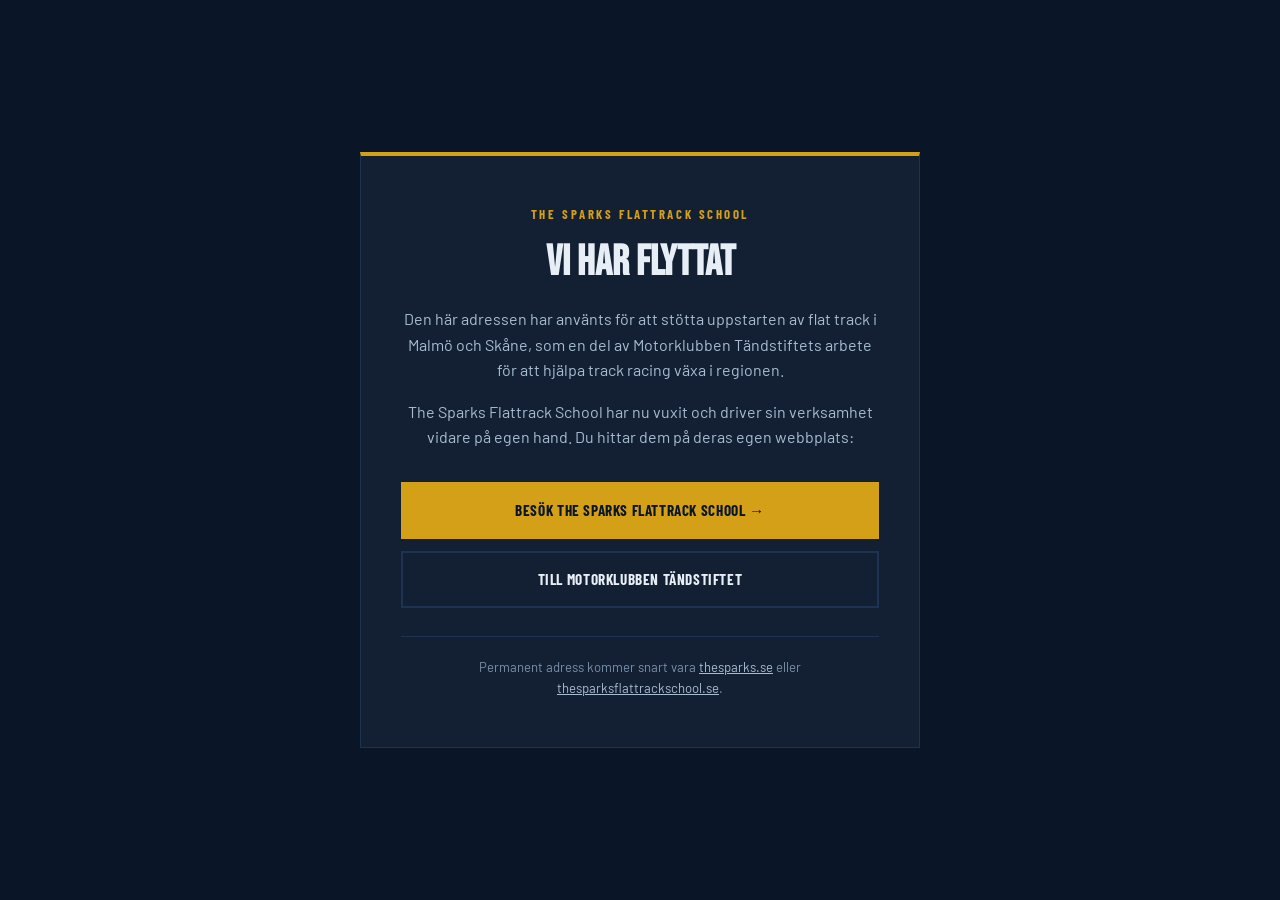
<file: sites/sparks-flytt/index.html>
<!DOCTYPE html>
<html lang="sv">
<head>
<meta charset="UTF-8">
<meta name="viewport" content="width=device-width, initial-scale=1">
<title>The Sparks Flattrack School har flyttat</title>
<meta name="description" content="The Sparks Flattrack School finns numera på en egen webbplats.">
<link rel="icon" href="data:,">
<style>
@import url('https://fonts.googleapis.com/css2?family=Bebas+Neue&family=Barlow+Condensed:wght@400;600;700&family=Barlow:wght@400;500&display=swap');

:root {
  --navy: #0a1628;
  --navy-mid: #132033;
  --navy-line: #1e3352;
  --gold: #d4a017;
  --gold-light: #e8b830;
  --cream: #e8eef5;
  --grey: #a8bcd0;

  --font-display: 'Bebas Neue', sans-serif;
  --font-condensed: 'Barlow Condensed', sans-serif;
  --font-body: 'Barlow', sans-serif;
}

* { margin: 0; padding: 0; box-sizing: border-box; }

body {
  background: var(--navy);
  color: var(--cream);
  font-family: var(--font-body);
  min-height: 100vh;
  display: flex;
  align-items: center;
  justify-content: center;
  padding: 1.5rem;
  line-height: 1.6;
}

.card {
  max-width: 560px;
  width: 100%;
  background: var(--navy-mid);
  border: 1px solid var(--navy-line);
  border-top: 4px solid var(--gold);
  padding: 3rem 2.5rem;
  text-align: center;
}

.label {
  font-family: var(--font-condensed);
  font-weight: 700;
  letter-spacing: 0.2em;
  text-transform: uppercase;
  font-size: 0.8rem;
  color: var(--gold);
  margin-bottom: 1rem;
}

h1 {
  font-family: var(--font-display);
  font-size: clamp(1.8rem, 6vw, 2.6rem);
  line-height: 1.1;
  margin-bottom: 1.25rem;
  color: var(--cream);
}

p {
  color: var(--grey);
  font-size: 1rem;
  margin-bottom: 1rem;
}

.actions {
  margin-top: 2rem;
  display: flex;
  flex-direction: column;
  gap: 0.75rem;
  align-items: stretch;
}

.btn {
  font-family: var(--font-condensed);
  font-weight: 700;
  letter-spacing: 0.04em;
  text-transform: uppercase;
  font-size: 0.95rem;
  padding: 0.9rem 1.5rem;
  text-decoration: none;
  display: inline-flex;
  align-items: center;
  justify-content: center;
  gap: 0.5rem;
  border: 2px solid transparent;
}

.btn--primary { background: var(--gold); color: var(--navy); }
.btn--primary:hover { background: var(--gold-light); }

.btn--outline { border-color: var(--navy-line); color: var(--cream); }
.btn--outline:hover { border-color: var(--gold); color: var(--gold); }

.fineprint {
  margin-top: 1.75rem;
  padding-top: 1.25rem;
  border-top: 1px solid var(--navy-line);
  font-size: 0.82rem;
  color: #7a8fa8;
}
.fineprint a { color: var(--grey); text-decoration: underline; }
</style>
</head>
<body>

<div class="card">
  <div class="label">The Sparks Flattrack School</div>
  <h1>Vi har flyttat</h1>
  <p>Den här adressen har använts för att stötta uppstarten av flat track i Malmö och Skåne, som en del av Motorklubben Tändstiftets arbete för att hjälpa track racing växa i regionen.</p>
  <p>The Sparks Flattrack School har nu vuxit och driver sin verksamhet vidare på egen hand. Du hittar dem på deras egen webbplats:</p>

  <div class="actions">
    <a href="https://thesparks.vercel.app/" class="btn btn--primary">Besök The Sparks Flattrack School →</a>
    <a href="https://www.tändstiftet.se/" class="btn btn--outline">Till Motorklubben Tändstiftet</a>
  </div>

  <div class="fineprint">
    Permanent adress kommer snart vara <a href="https://www.thesparks.se/">thesparks.se</a> eller <a href="https://www.thesparksflattrackschool.se/">thesparksflattrackschool.se</a>.
  </div>
</div>

</body>
</html>
</file>
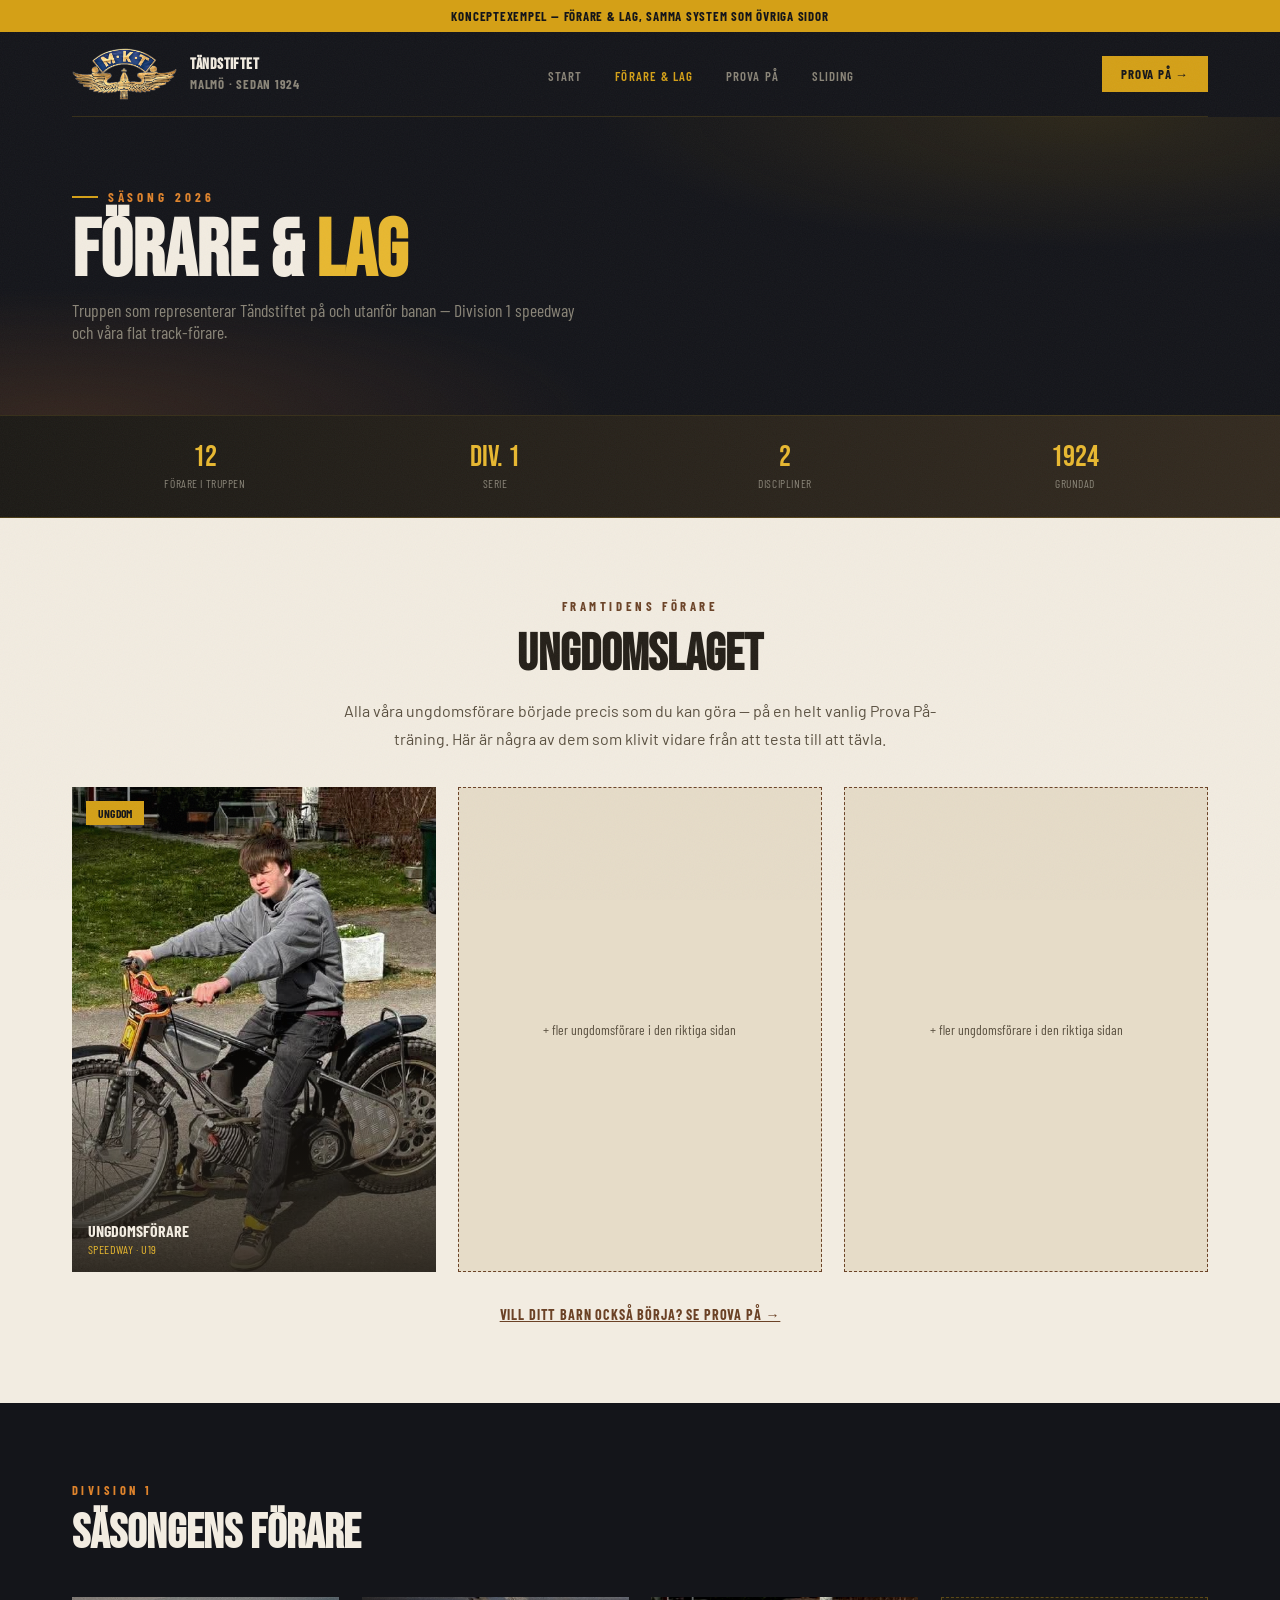
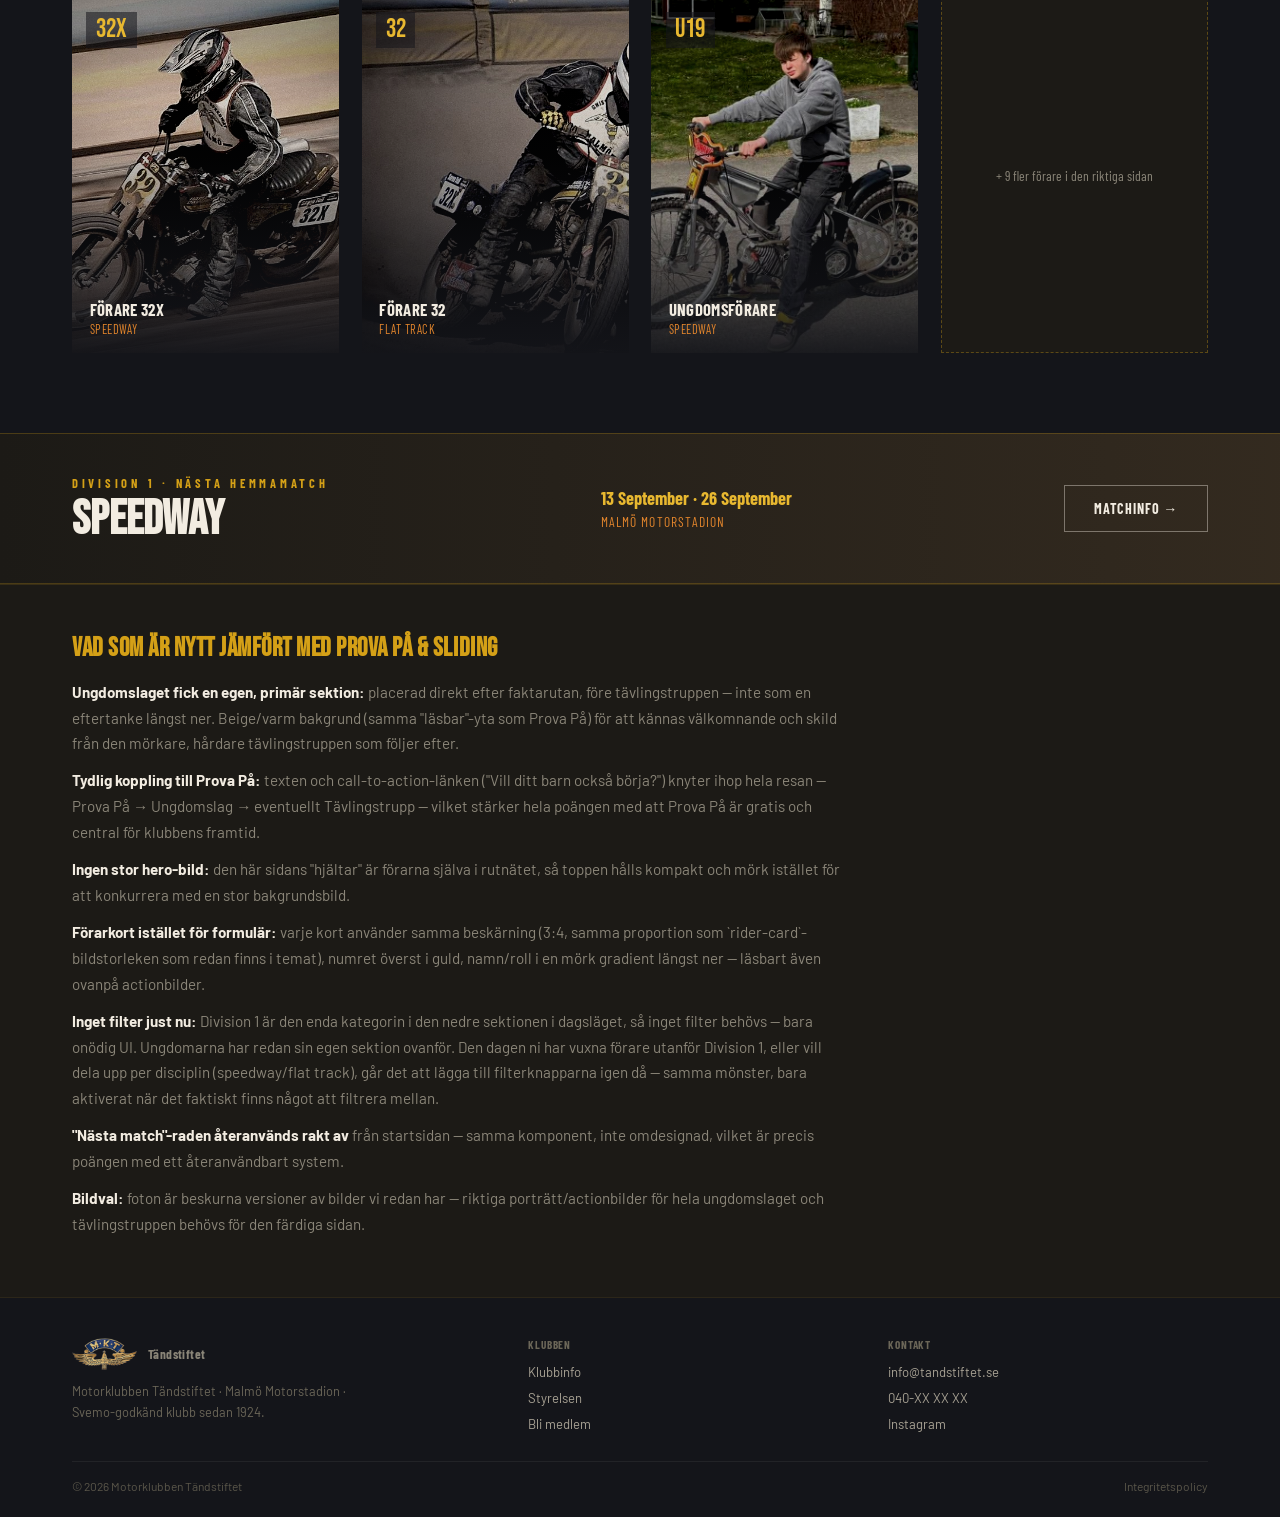
<file: design/concepts/koncept-forare-lag.html>
<!DOCTYPE html>
<html lang="sv">
<head>
<meta charset="UTF-8">
<meta name="viewport" content="width=device-width, initial-scale=1">
<title>Förare & Lag — koncept</title>
<style>
@import url('https://fonts.googleapis.com/css2?family=Bebas+Neue&family=Barlow+Condensed:wght@400;600;700&family=Barlow:wght@400;500&display=swap');

:root {
  --black: #14151a;
  --black-warm: #1c1a16;
  --dust: #3a2f22;
  --rust: #6b4226;
  --orange: #e0842c;
  --gold: #d4a017;
  --gold-bright: #e8b830;
  --cream: #f2ece1;
  --beige-deep: #e6dcc8;
  --ink: #241f18;
  --grey: #8a8578;

  --display: 'Bebas Neue', sans-serif;
  --condensed: 'Barlow Condensed', sans-serif;
  --body: 'Barlow', sans-serif;
}

* { margin: 0; padding: 0; box-sizing: border-box; }
body { background: var(--black); color: var(--cream); font-family: var(--body); }
.wrap { max-width: 1200px; margin-inline: auto; padding-inline: 2rem; position: relative; z-index: 2; }

body::after {
  content: '';
  position: fixed; inset: 0; pointer-events: none; z-index: 50; opacity: 0.045;
  background-image: url("data:image/svg+xml,%3Csvg xmlns='http://www.w3.org/2000/svg' width='120' height='120'%3E%3Cfilter id='n'%3E%3CfeTurbulence type='fractalNoise' baseFrequency='0.85' numOctaves='3' stitchTiles='stitch'/%3E%3C/filter%3E%3Crect width='100%25' height='100%25' filter='url(%23n)'/%3E%3C/svg%3E");
}

.preview-flag { background: var(--gold); color: var(--black); text-align: center; font-family: var(--condensed); font-weight: 700; letter-spacing: 0.06em; font-size: 0.8rem; padding: 0.5rem; text-transform: uppercase; position: relative; z-index: 60; }

.nav { display: flex; align-items: center; justify-content: space-between; padding-block: 1rem; border-bottom: 1px solid rgba(212,160,23,0.18); }
.nav__brand { display: flex; align-items: center; gap: 0.8rem; text-decoration: none; }
.nav__brand img { height: 52px; width: auto; }
.nav__brand-text { font-family: var(--condensed); font-weight: 700; letter-spacing: 0.06em; text-transform: uppercase; font-size: 0.8rem; color: var(--grey); line-height: 1.3; }
.nav__brand-text strong { display: block; font-family: var(--display); font-size: 1rem; letter-spacing: 0.03em; color: var(--cream); }
.nav__links { display: flex; gap: 2.1rem; list-style: none; }
.nav__links a { font-family: var(--condensed); font-weight: 600; letter-spacing: 0.08em; text-transform: uppercase; font-size: 0.8rem; color: var(--grey); text-decoration: none; }
.nav__links a:hover, .nav__links a.is-active { color: var(--gold); }
.nav__cta { font-family: var(--condensed); font-weight: 700; letter-spacing: 0.06em; text-transform: uppercase; font-size: 0.8rem; color: var(--black); background: var(--gold); padding: 0.6rem 1.2rem; text-decoration: none; }

/* ── Compact page-header hero (no big photo — this page's stars are the rider grid) ── */
.pagehero {
  position: relative; padding-block: clamp(3rem, 7vw, 4.5rem); overflow: hidden;
  background: radial-gradient(ellipse 70% 80% at 85% 0%, rgba(212,160,23,0.12), transparent 55%), radial-gradient(ellipse 70% 70% at 5% 100%, rgba(107,66,38,0.35), transparent 60%), var(--black);
  border-bottom: 1px solid rgba(212,160,23,0.18);
}
.pagehero__eyebrow { font-family: var(--condensed); font-weight: 700; letter-spacing: 0.3em; text-transform: uppercase; font-size: 0.82rem; color: var(--orange); margin-bottom: 0.7rem; display: flex; align-items: center; gap: 0.6rem; }
.pagehero__eyebrow::before { content:''; width: 26px; height: 2px; background: var(--gold); }
.pagehero__title { font-family: var(--display); font-size: clamp(3rem, 7vw, 5rem); line-height: 0.9; color: var(--cream); text-transform: uppercase; margin-bottom: 0.7rem; }
.pagehero__title mark { background: none; color: var(--gold-bright); }
.pagehero__sub { font-family: var(--condensed); font-size: 1.1rem; color: var(--grey); max-width: 520px; }

/* ── Facts strip ── */
.facts { background: linear-gradient(90deg, var(--black-warm), var(--dust) 130%); border-bottom: 1px solid rgba(212,160,23,0.25); }
.facts__inner { display: flex; justify-content: space-between; flex-wrap: wrap; padding-block: 1.6rem; gap: 1.5rem; }
.fact { text-align: center; flex: 1; min-width: 110px; }
.fact__num { display: block; font-family: var(--display); font-size: 1.9rem; color: var(--gold-bright); line-height: 1; }
.fact__label { font-family: var(--condensed); font-size: 0.72rem; letter-spacing: 0.05em; text-transform: uppercase; color: var(--grey); margin-top: 0.3rem; }

/* ── Team section header ── */
/* ── Youth spotlight (primary section — celebrates youth riders, beige/warm to stand apart from the senior grid) ── */
.youth { background: var(--cream); color: var(--ink); padding-block: clamp(3rem, 7vw, 5rem); }
.youth__head { text-align: center; margin-bottom: 2.2rem; }
.youth__eyebrow { font-family: var(--condensed); font-weight: 700; letter-spacing: 0.28em; text-transform: uppercase; font-size: 0.8rem; color: var(--rust); margin-bottom: 0.6rem; }
.youth__title { font-family: var(--display); font-size: clamp(2.1rem, 4.5vw, 3.2rem); color: var(--ink); text-transform: uppercase; margin-bottom: 0.8rem; }
.youth__intro { font-size: 1rem; line-height: 1.7; color: #5a5040; max-width: 640px; margin-inline: auto; }
.youth-grid { display: grid; grid-template-columns: repeat(3, 1fr); gap: 1.4rem; margin-top: 2.2rem; }

.youth-card { position: relative; aspect-ratio: 3/4; overflow: hidden; }
.youth-card__img { width: 100%; height: 100%; object-fit: cover; }
.youth-card__ribbon { position: absolute; top: 0.9rem; left: 0.9rem; background: var(--gold); color: var(--black); font-family: var(--condensed); font-weight: 700; letter-spacing: 0.03em; text-transform: uppercase; font-size: 0.72rem; padding: 0.3rem 0.7rem; }
.youth-card__scrim { position: absolute; inset: 0; background: linear-gradient(0deg, rgba(36,31,24,0.9) 0%, rgba(36,31,24,0.05) 55%, transparent 75%); }
.youth-card__body { position: absolute; bottom: 0; left: 0; right: 0; padding: 1rem; }
.youth-card__name { font-family: var(--condensed); font-weight: 700; text-transform: uppercase; font-size: 1rem; color: var(--cream); }
.youth-card__role { font-family: var(--condensed); font-size: 0.75rem; letter-spacing: 0.04em; text-transform: uppercase; color: var(--gold-bright); margin-top: 0.1rem; }
.youth__cta { text-align: center; margin-top: 2rem; }
.youth__cta a { font-family: var(--condensed); font-weight: 700; letter-spacing: 0.06em; text-transform: uppercase; font-size: 0.88rem; color: var(--rust); text-decoration: underline; }

.team { padding-block: clamp(3rem, 7vw, 5rem); }
.team__head { display: flex; justify-content: space-between; align-items: flex-end; margin-bottom: 2.2rem; flex-wrap: wrap; gap: 1rem; }
.team__eyebrow { font-family: var(--condensed); font-weight: 700; letter-spacing: 0.28em; text-transform: uppercase; font-size: 0.78rem; color: var(--orange); margin-bottom: 0.5rem; }
.team__title { font-family: var(--display); font-size: clamp(2rem, 4.5vw, 3rem); color: var(--cream); text-transform: uppercase; }
.team__filter { display: flex; gap: 0.6rem; }
.team__filter span { font-family: var(--condensed); font-weight: 700; letter-spacing: 0.04em; text-transform: uppercase; font-size: 0.78rem; padding: 0.45rem 1rem; border: 1px solid rgba(212,160,23,0.3); color: var(--grey); }
.team__filter span.is-active { background: var(--gold); border-color: var(--gold); color: var(--black); }

/* ── Rider grid ── */
.rider-grid { display: grid; grid-template-columns: repeat(4, 1fr); gap: 1.4rem; }
@media (max-width: 980px) { .rider-grid { grid-template-columns: repeat(2, 1fr); } }

.rider-card { position: relative; aspect-ratio: 3/4; overflow: hidden; background: var(--black-warm); }
.rider-card__img { width: 100%; height: 100%; object-fit: cover; filter: brightness(0.82) contrast(1.1) saturate(0.95); transition: filter 0.2s; }
.rider-card:hover .rider-card__img { filter: brightness(0.95) contrast(1.1) saturate(1.05); }
.rider-card__scrim { position: absolute; inset: 0; background: linear-gradient(0deg, rgba(20,21,26,0.95) 0%, rgba(20,21,26,0.1) 55%, transparent 75%); }
.rider-card__num { position: absolute; top: 0.9rem; left: 0.9rem; font-family: var(--display); font-size: 1.6rem; color: var(--gold-bright); background: rgba(20,21,26,0.55); padding: 0.1rem 0.6rem; line-height: 1.3; }
.rider-card__body { position: absolute; bottom: 0; left: 0; right: 0; padding: 1.1rem; }
.rider-card__name { font-family: var(--condensed); font-weight: 700; text-transform: uppercase; letter-spacing: 0.02em; font-size: 1.05rem; color: var(--cream); }
.rider-card__role { font-family: var(--condensed); font-size: 0.78rem; letter-spacing: 0.04em; text-transform: uppercase; color: var(--orange); margin-top: 0.15rem; }

/* ── Next match strip (reused from homepage) ── */
.event { background: linear-gradient(90deg, var(--black-warm), var(--dust) 130%); padding-block: 2.6rem; border-top: 1px solid rgba(212,160,23,0.25); border-bottom: 1px solid rgba(212,160,23,0.25); }
.event__inner { display: flex; align-items: center; justify-content: space-between; gap: 2rem; flex-wrap: wrap; }
.event__eyebrow { font-family: var(--condensed); font-weight: 700; letter-spacing: 0.3em; text-transform: uppercase; font-size: 0.78rem; color: var(--gold); margin-bottom: 0.5rem; }
.event__title { font-family: var(--display); font-size: clamp(2rem, 5vw, 3rem); line-height: 0.9; color: var(--cream); }
.event__dates { font-family: var(--condensed); font-weight: 700; font-size: 1.15rem; color: var(--gold-bright); }
.event__venue { font-family: var(--condensed); font-size: 0.85rem; color: var(--orange); letter-spacing: 0.08em; text-transform: uppercase; margin-top: 0.3rem; }
.btn { font-family: var(--condensed); font-weight: 700; letter-spacing: 0.06em; text-transform: uppercase; font-size: 0.88rem; padding: 0.9rem 1.8rem; text-decoration: none; display: inline-block; border: 1px solid rgba(242,236,225,0.4); color: var(--cream); }
.btn:hover { border-color: var(--gold); color: var(--gold); }

.note { background: var(--black-warm); padding-block: 3rem; border-top: 1px solid rgba(212,160,23,0.15); }
.note h2 { font-family: var(--display); font-size: 1.6rem; letter-spacing: 0.02em; color: var(--gold); margin-bottom: 1rem; }
.note p { font-size: 0.95rem; line-height: 1.7; color: var(--grey); max-width: 780px; margin-bottom: 0.7rem; }
.note strong { color: var(--cream); }

.site-footer { background: var(--black); border-top: 1px solid rgba(212,160,23,0.12); padding-block: 2.5rem 1.5rem; }
.site-footer__grid { display: grid; grid-template-columns: 1.3fr 1fr 1fr; gap: 2.5rem; padding-bottom: 1.8rem; border-bottom: 1px solid rgba(255,255,255,0.06); }
@media (max-width: 780px) { .site-footer__grid { grid-template-columns: 1fr; gap: 1.6rem; } }
.site-footer__brand { display: flex; align-items: center; gap: 0.7rem; margin-bottom: 0.7rem; }
.site-footer__brand img { height: 32px; width: auto; opacity: 0.85; }
.site-footer__brand span { font-family: var(--condensed); font-weight: 700; font-size: 0.82rem; color: #8a8578; letter-spacing: 0.03em; }
.site-footer__desc { font-size: 0.8rem; color: #6b6658; line-height: 1.6; max-width: 280px; }
.site-footer__heading { font-family: var(--condensed); font-weight: 700; letter-spacing: 0.08em; text-transform: uppercase; font-size: 0.7rem; color: #6b6658; margin-bottom: 0.6rem; }
.site-footer__links { list-style: none; display: flex; flex-direction: column; gap: 0.45rem; }
.site-footer__links a { font-size: 0.82rem; color: #a8a294; text-decoration: none; }
.site-footer__links a:hover { color: var(--gold); }
.site-footer__bottom { display: flex; justify-content: space-between; align-items: center; padding-top: 1.1rem; flex-wrap: wrap; gap: 0.6rem; }
.site-footer__copy { font-size: 0.75rem; color: #5a564a; }
.site-footer__bottom a { font-size: 0.75rem; color: #5a564a; text-decoration: none; }
.site-footer__bottom a:hover { color: var(--gold); }

/* ── Mobile navigation ── */
.nav__toggle { display: none; }
@media (max-width: 860px) {
  .wrap--nav { z-index: 30; }
  .nav { position: relative; gap: 0.6rem; }
  .nav__cta { margin-left: auto; white-space: nowrap; }
  .nav__toggle { display: inline-flex; flex-direction: column; justify-content: center; align-items: center; gap: 4px; width: 40px; height: 40px; flex-shrink: 0; background: transparent; border: 1px solid rgba(212,160,23,0.4); cursor: pointer; }
  .nav__toggle span { display: block; width: 18px; height: 2px; background: var(--gold); }
  .nav__links { display: none; position: absolute; top: calc(100% + 0.5rem); left: 0; right: 0; flex-direction: column; gap: 0; background: var(--black-warm); border: 1px solid rgba(212,160,23,0.3); padding: 0.4rem 1.2rem; z-index: 40; }
  .nav__links.is-open { display: flex; }
  .nav__links li + li { border-top: 1px solid rgba(255,255,255,0.06); }
  .nav__links a { display: block; padding: 0.9rem 0; font-size: 0.9rem; }
}
@media (max-width: 520px) {
  .nav { gap: 0.4rem; }
  .nav__brand { gap: 0.5rem; }
  .nav__brand img { height: 44px; }
  .nav__brand-text { font-size: 0; line-height: 1; }
  .nav__brand-text strong { font-size: 0.95rem; }
  .nav__cta { padding: 0.5rem 0.7rem; font-size: 0.72rem; }
}
@media (max-width: 480px) {
  .wrap { padding-inline: 1.25rem; }
  h1, h2 { overflow-wrap: break-word; hyphens: auto; }
}
@media (max-width: 380px) {
  .nav__brand-text { display: none; }
}
@media (max-width: 560px) {
  .rider-grid, .youth-grid { grid-template-columns: repeat(2, 1fr); gap: 0.8rem; }
  .rider-card__num { font-size: 1.2rem; top: 0.6rem; left: 0.6rem; }
  .rider-card__body { padding: 0.8rem; }
  .rider-card__name { font-size: 0.88rem; }
  .rider-card__role { font-size: 0.7rem; }
  .youth-card__ribbon { font-size: 0.64rem; padding: 0.2rem 0.5rem; top: 0.6rem; left: 0.6rem; }
  .youth-card__body { padding: 0.8rem; }
  .youth-card__name { font-size: 0.88rem; }
  .youth-card__role { font-size: 0.7rem; }
}
</style>
</head>
<body>

<div class="preview-flag">Konceptexempel — Förare & Lag, samma system som övriga sidor</div>

<div class="wrap wrap--nav">
  <nav class="nav">
    <a href="#" class="nav__brand">
      <img src="images/mkt-logo.png" alt="Motorklubben Tändstiftet">
      <span class="nav__brand-text"><strong>Tändstiftet</strong>Malmö · Sedan 1924</span>
    </a>
    <ul class="nav__links" id="huvudmeny">
      <li><a href="#">Start</a></li>
      <li><a href="#" class="is-active">Förare & Lag</a></li>
      <li><a href="#">Prova På</a></li>
      <li><a href="#">Sliding</a></li>
    </ul>
    <a href="#" class="nav__cta">Prova på →</a>
    <button type="button" class="nav__toggle" aria-label="Meny" aria-expanded="false" aria-controls="huvudmeny"><span></span><span></span><span></span></button>
  </nav>
</div>

<section class="pagehero">
  <div class="wrap">
    <div class="pagehero__eyebrow">Säsong 2026</div>
    <h1 class="pagehero__title">Förare & <mark>Lag</mark></h1>
    <p class="pagehero__sub">Truppen som representerar Tändstiftet på och utanför banan — Division 1 speedway och våra flat track-förare.</p>
  </div>
</section>

<section class="facts">
  <div class="wrap facts__inner">
    <div class="fact"><span class="fact__num">12</span><span class="fact__label">Förare i truppen</span></div>
    <div class="fact"><span class="fact__num">Div. 1</span><span class="fact__label">Serie</span></div>
    <div class="fact"><span class="fact__num">2</span><span class="fact__label">Discipliner</span></div>
    <div class="fact"><span class="fact__num">1924</span><span class="fact__label">Grundad</span></div>
  </div>
</section>

<section class="youth">
  <div class="wrap">
    <div class="youth__head">
      <div class="youth__eyebrow">Framtidens förare</div>
      <h2 class="youth__title">Ungdomslaget</h2>
      <p class="youth__intro">Alla våra ungdomsförare började precis som du kan göra — på en helt vanlig Prova På-träning. Här är några av dem som klivit vidare från att testa till att tävla.</p>
    </div>
    <div class="youth-grid">
      <div class="youth-card">
        <img src="images/rider-card-3.jpg" alt="" class="youth-card__img">
        <div class="youth-card__scrim"></div>
        <div class="youth-card__ribbon">Ungdom</div>
        <div class="youth-card__body">
          <div class="youth-card__name">Ungdomsförare</div>
          <div class="youth-card__role">Speedway · U19</div>
        </div>
      </div>
      <div class="youth-card" style="display:flex;align-items:center;justify-content:center;background:var(--beige-deep);border:1px dashed var(--rust)">
        <span style="font-family:var(--condensed);color:#5a5040;font-size:0.85rem;text-align:center;padding:1rem">+ fler ungdomsförare i den riktiga sidan</span>
      </div>
      <div class="youth-card" style="display:flex;align-items:center;justify-content:center;background:var(--beige-deep);border:1px dashed var(--rust)">
        <span style="font-family:var(--condensed);color:#5a5040;font-size:0.85rem;text-align:center;padding:1rem">+ fler ungdomsförare i den riktiga sidan</span>
      </div>
    </div>
    <div class="youth__cta"><a href="#">Vill ditt barn också börja? Se Prova På →</a></div>
  </div>
</section>

<section class="team">
  <div class="wrap">
    <div class="team__head">
      <div>
        <div class="team__eyebrow">Division 1</div>
        <h2 class="team__title">Säsongens förare</h2>
      </div>
    </div>
    <div class="rider-grid">
      <div class="rider-card">
        <img src="images/rider-card-1.jpg" alt="" class="rider-card__img">
        <div class="rider-card__scrim"></div>
        <div class="rider-card__num">32X</div>
        <div class="rider-card__body">
          <div class="rider-card__name">Förare 32X</div>
          <div class="rider-card__role">Speedway</div>
        </div>
      </div>
      <div class="rider-card">
        <img src="images/rider-card-2.jpg" alt="" class="rider-card__img">
        <div class="rider-card__scrim"></div>
        <div class="rider-card__num">32</div>
        <div class="rider-card__body">
          <div class="rider-card__name">Förare 32</div>
          <div class="rider-card__role">Flat track</div>
        </div>
      </div>
      <div class="rider-card">
        <img src="images/rider-card-3.jpg" alt="" class="rider-card__img">
        <div class="rider-card__scrim"></div>
        <div class="rider-card__num">U19</div>
        <div class="rider-card__body">
          <div class="rider-card__name">Ungdomsförare</div>
          <div class="rider-card__role">Speedway</div>
        </div>
      </div>
      <div class="rider-card" style="display:flex;align-items:center;justify-content:center;border:1px dashed rgba(212,160,23,0.35)">
        <span style="font-family:var(--condensed);color:var(--grey);font-size:0.85rem;text-align:center;padding:1rem">+ 9 fler förare i den riktiga sidan</span>
      </div>
    </div>
  </div>
</section>

<section class="event">
  <div class="wrap event__inner">
    <div>
      <div class="event__eyebrow">Division 1 · Nästa hemmamatch</div>
      <h2 class="event__title">Speedway</h2>
    </div>
    <div>
      <div class="event__dates">13 September · 26 September</div>
      <div class="event__venue">Malmö Motorstadion</div>
    </div>
    <a href="#" class="btn">Matchinfo →</a>
  </div>
</section>

<section class="note">
  <div class="wrap">
    <h2>Vad som är nytt jämfört med Prova På & Sliding</h2>
    <p><strong>Ungdomslaget fick en egen, primär sektion:</strong> placerad direkt efter faktarutan, före tävlingstruppen — inte som en eftertanke längst ner. Beige/varm bakgrund (samma "läsbar"-yta som Prova På) för att kännas välkomnande och skild från den mörkare, hårdare tävlingstruppen som följer efter.</p>
    <p><strong>Tydlig koppling till Prova På:</strong> texten och call-to-action-länken ("Vill ditt barn också börja?") knyter ihop hela resan — Prova På → Ungdomslag → eventuellt Tävlingstrupp — vilket stärker hela poängen med att Prova På är gratis och central för klubbens framtid.</p>
    <p><strong>Ingen stor hero-bild:</strong> den här sidans "hjältar" är förarna själva i rutnätet, så toppen hålls kompakt och mörk istället för att konkurrera med en stor bakgrundsbild.</p>
    <p><strong>Förarkort istället för formulär:</strong> varje kort använder samma beskärning (3:4, samma proportion som `rider-card`-bildstorleken som redan finns i temat), numret överst i guld, namn/roll i en mörk gradient längst ner — läsbart även ovanpå actionbilder.</p>
    <p><strong>Inget filter just nu:</strong> Division 1 är den enda kategorin i den nedre sektionen i dagsläget, så inget filter behövs — bara onödig UI. Ungdomarna har redan sin egen sektion ovanför. Den dagen ni har vuxna förare utanför Division 1, eller vill dela upp per disciplin (speedway/flat track), går det att lägga till filterknapparna igen då — samma mönster, bara aktiverat när det faktiskt finns något att filtrera mellan.</p>
    <p><strong>"Nästa match"-raden återanvänds rakt av</strong> från startsidan — samma komponent, inte omdesignad, vilket är precis poängen med ett återanvändbart system.</p>
    <p><strong>Bildval:</strong> foton är beskurna versioner av bilder vi redan har — riktiga porträtt/actionbilder för hela ungdomslaget och tävlingstruppen behövs för den färdiga sidan.</p>
  </div>
</section>

<footer class="site-footer">
  <div class="wrap">
    <div class="site-footer__grid">
      <div>
        <div class="site-footer__brand">
          <img src="images/mkt-logo.png" alt="Motorklubben Tändstiftet">
          <span>Tändstiftet</span>
        </div>
        <p class="site-footer__desc">Motorklubben Tändstiftet · Malmö Motorstadion · Svemo-godkänd klubb sedan 1924.</p>
      </div>
      <div>
        <div class="site-footer__heading">Klubben</div>
        <ul class="site-footer__links">
          <li><a href="#">Klubbinfo</a></li>
          <li><a href="#">Styrelsen</a></li>
          <li><a href="#">Bli medlem</a></li>
        </ul>
      </div>
      <div>
        <div class="site-footer__heading">Kontakt</div>
        <ul class="site-footer__links">
          <li><a href="#">info@tandstiftet.se</a></li>
          <li><a href="#">040-XX XX XX</a></li>
          <li><a href="#">Instagram</a></li>
        </ul>
      </div>
    </div>
    <div class="site-footer__bottom">
      <span class="site-footer__copy">© 2026 Motorklubben Tändstiftet</span>
      <a href="#">Integritetspolicy</a>
    </div>
  </div>
</footer>

<script>
(function(){
  var t = document.querySelector('.nav__toggle'), l = document.querySelector('.nav__links');
  if (!t || !l) return;
  t.addEventListener('click', function(){
    var open = l.classList.toggle('is-open');
    t.setAttribute('aria-expanded', open ? 'true' : 'false');
  });
})();
</script>
</body>
</html>
</file>
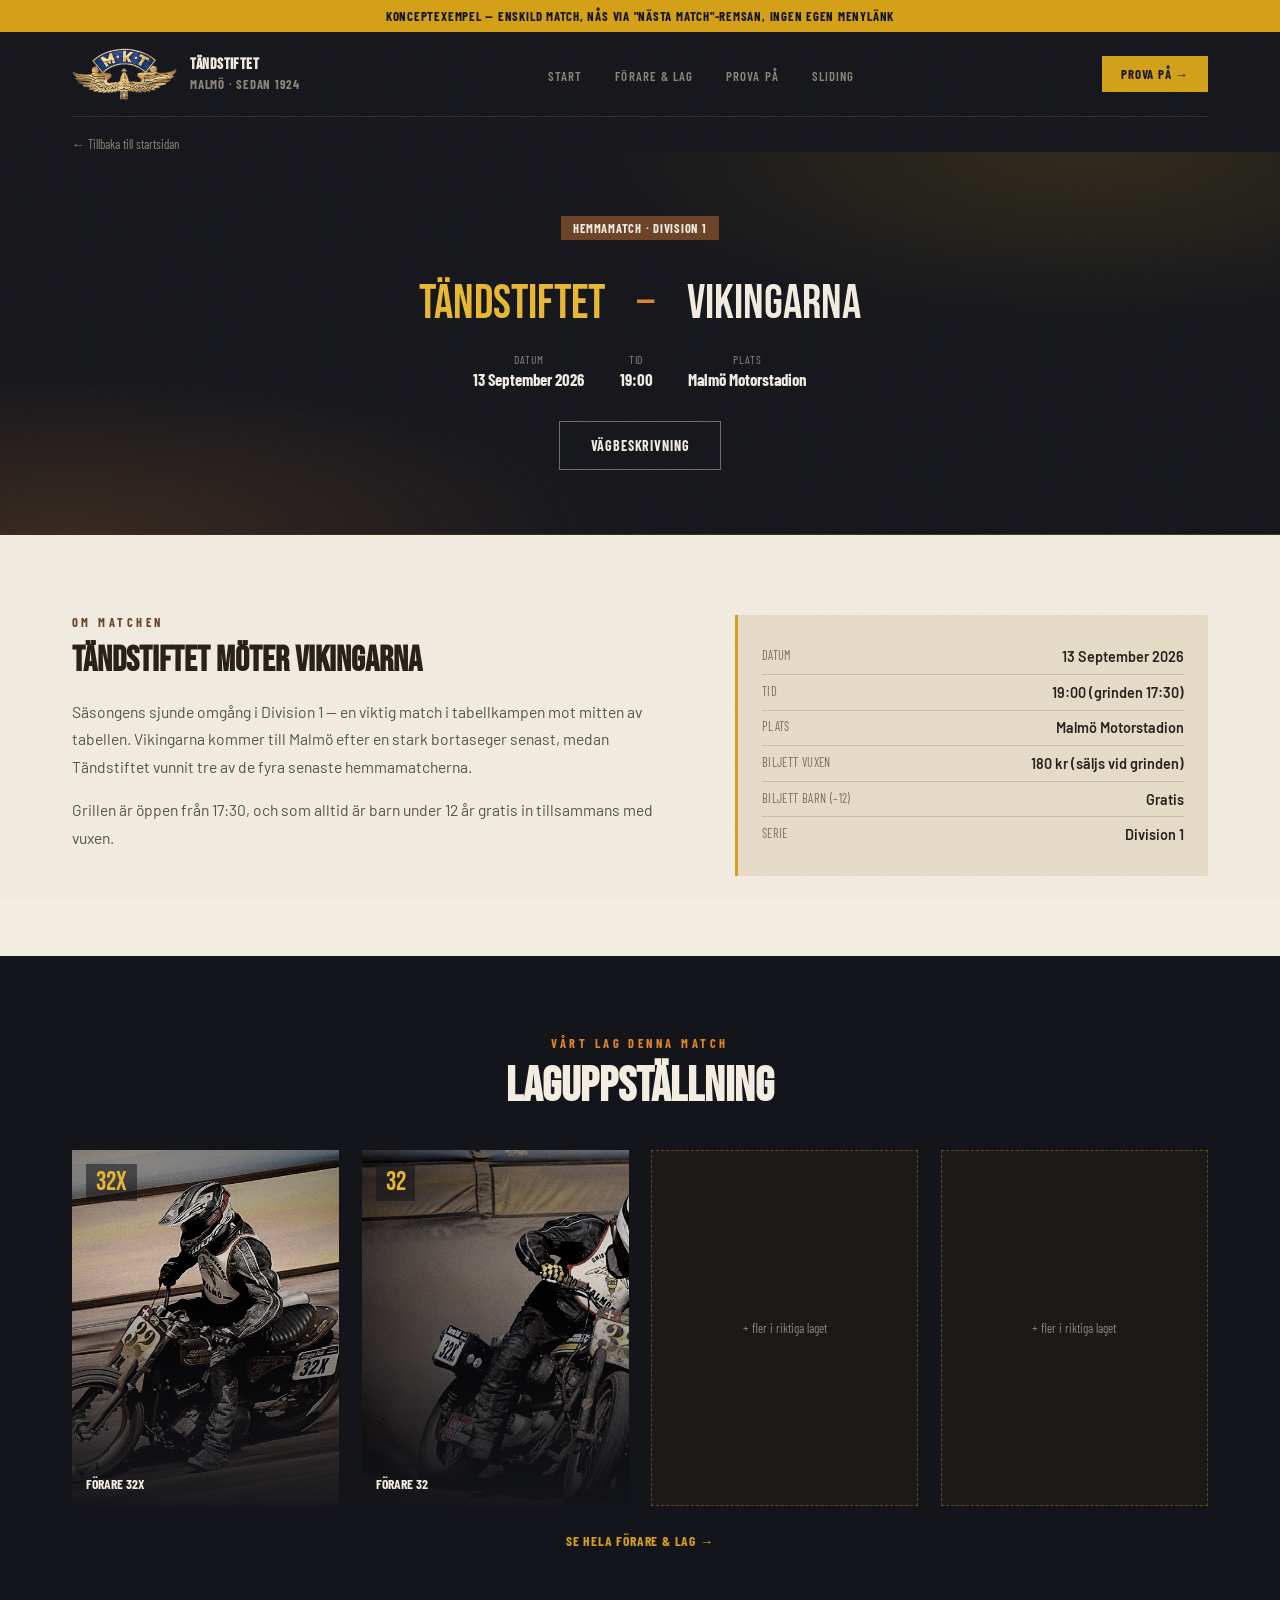
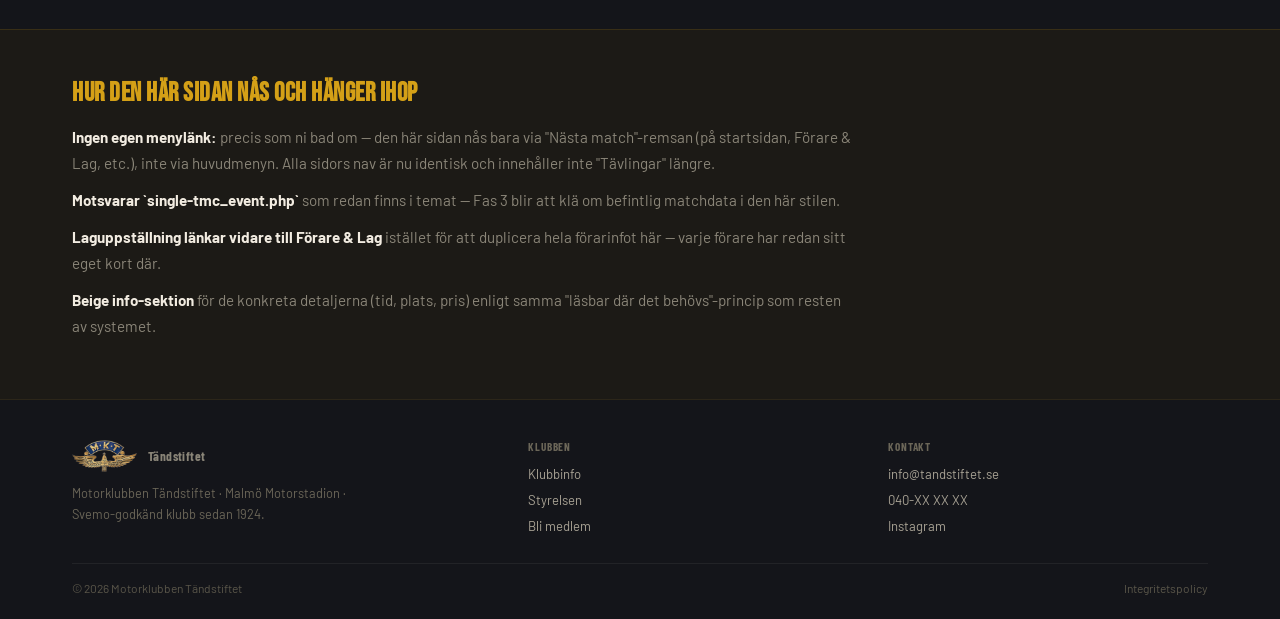
<file: design/concepts/koncept-match-enskild.html>
<!DOCTYPE html>
<html lang="sv">
<head>
<meta charset="UTF-8">
<meta name="viewport" content="width=device-width, initial-scale=1">
<title>Tändstiftet — Vikingarna — koncept</title>
<style>
@import url('https://fonts.googleapis.com/css2?family=Bebas+Neue&family=Barlow+Condensed:wght@400;600;700&family=Barlow:wght@400;500&display=swap');

:root {
  --black: #14151a;
  --black-warm: #1c1a16;
  --dust: #3a2f22;
  --rust: #6b4226;
  --orange: #e0842c;
  --gold: #d4a017;
  --gold-bright: #e8b830;
  --cream: #f2ece1;
  --beige-deep: #e6dcc8;
  --ink: #241f18;
  --grey: #8a8578;

  --display: 'Bebas Neue', sans-serif;
  --condensed: 'Barlow Condensed', sans-serif;
  --body: 'Barlow', sans-serif;
}

* { margin: 0; padding: 0; box-sizing: border-box; }
body { background: var(--black); color: var(--cream); font-family: var(--body); }
.wrap { max-width: 1200px; margin-inline: auto; padding-inline: 2rem; position: relative; z-index: 2; }

body::after {
  content: '';
  position: fixed; inset: 0; pointer-events: none; z-index: 50; opacity: 0.045;
  background-image: url("data:image/svg+xml,%3Csvg xmlns='http://www.w3.org/2000/svg' width='120' height='120'%3E%3Cfilter id='n'%3E%3CfeTurbulence type='fractalNoise' baseFrequency='0.85' numOctaves='3' stitchTiles='stitch'/%3E%3C/filter%3E%3Crect width='100%25' height='100%25' filter='url(%23n)'/%3E%3C/svg%3E");
}

.preview-flag { background: var(--gold); color: var(--black); text-align: center; font-family: var(--condensed); font-weight: 700; letter-spacing: 0.06em; font-size: 0.8rem; padding: 0.5rem; text-transform: uppercase; position: relative; z-index: 60; }

.nav { display: flex; align-items: center; justify-content: space-between; padding-block: 1rem; border-bottom: 1px solid rgba(212,160,23,0.18); }
.nav__brand { display: flex; align-items: center; gap: 0.8rem; text-decoration: none; }
.nav__brand img { height: 52px; width: auto; }
.nav__brand-text { font-family: var(--condensed); font-weight: 700; letter-spacing: 0.06em; text-transform: uppercase; font-size: 0.8rem; color: var(--grey); line-height: 1.3; }
.nav__brand-text strong { display: block; font-family: var(--display); font-size: 1rem; letter-spacing: 0.03em; color: var(--cream); }
.nav__links { display: flex; gap: 2.1rem; list-style: none; }
.nav__links a { font-family: var(--condensed); font-weight: 600; letter-spacing: 0.08em; text-transform: uppercase; font-size: 0.8rem; color: var(--grey); text-decoration: none; }
.nav__links a:hover { color: var(--gold); }
.nav__cta { font-family: var(--condensed); font-weight: 700; letter-spacing: 0.06em; text-transform: uppercase; font-size: 0.8rem; color: var(--black); background: var(--gold); padding: 0.6rem 1.2rem; text-decoration: none; }

.breadcrumb { font-family: var(--condensed); font-size: 0.8rem; color: var(--grey); padding-top: 1.2rem; }
.breadcrumb a { color: var(--grey); text-decoration: none; }
.breadcrumb a:hover { color: var(--gold); }

/* ── Match header ── */
.matchhero { position: relative; padding-block: clamp(2.5rem, 6vw, 4rem); overflow: hidden;
  background: radial-gradient(ellipse 70% 80% at 85% 0%, rgba(212,160,23,0.14), transparent 55%), radial-gradient(ellipse 70% 70% at 5% 100%, rgba(107,66,38,0.4), transparent 60%), var(--black);
  border-bottom: 1px solid rgba(212,160,23,0.18); }
.matchhero__tag { display: inline-block; font-family: var(--condensed); font-weight: 700; letter-spacing: 0.06em; text-transform: uppercase; font-size: 0.78rem; background: var(--rust); color: var(--cream); padding: 0.3rem 0.8rem; margin-bottom: 1rem; }
.matchhero__vs { display: flex; align-items: center; justify-content: center; gap: 2rem; margin-block: 1.5rem; flex-wrap: wrap; }
.matchhero__team { text-align: center; }
.matchhero__team-name { font-family: var(--display); font-size: clamp(1.8rem, 5vw, 3rem); text-transform: uppercase; color: var(--cream); line-height: 1; }
.matchhero__team-name.is-us { color: var(--gold-bright); }
.matchhero__divider { font-family: var(--display); font-size: clamp(1.5rem, 4vw, 2.2rem); color: var(--orange); }
.matchhero__meta { display: flex; justify-content: center; gap: 2.2rem; flex-wrap: wrap; margin-top: 1.5rem; }
.meta-item { text-align: center; }
.meta-item__label { font-family: var(--condensed); font-size: 0.72rem; letter-spacing: 0.08em; text-transform: uppercase; color: var(--grey); }
.meta-item__value { font-family: var(--condensed); font-weight: 700; font-size: 1.05rem; color: var(--cream); margin-top: 0.2rem; }
.matchhero__ctas { display: flex; justify-content: center; gap: 1rem; margin-top: 2rem; flex-wrap: wrap; }
.btn { font-family: var(--condensed); font-weight: 700; letter-spacing: 0.06em; text-transform: uppercase; font-size: 0.88rem; padding: 0.95rem 1.9rem; text-decoration: none; display: inline-block; }
.btn--primary { background: var(--gold); color: var(--black); }
.btn--primary:hover { background: var(--gold-bright); }
.btn--outline { border: 1px solid rgba(242,236,225,0.4); color: var(--cream); }
.btn--outline:hover { border-color: var(--gold); color: var(--gold); }

/* ── Readable info (beige) ── */
.info { background: var(--cream); color: var(--ink); padding-block: clamp(3rem, 7vw, 5rem); }
.info__grid { display: grid; grid-template-columns: 1.3fr 1fr; gap: 3rem; }
@media (max-width: 900px) { .info__grid { grid-template-columns: 1fr; } }
.info__eyebrow { font-family: var(--condensed); font-weight: 700; letter-spacing: 0.28em; text-transform: uppercase; font-size: 0.78rem; color: var(--rust); margin-bottom: 0.6rem; }
.info__title { font-family: var(--display); font-size: clamp(1.6rem, 3.5vw, 2.2rem); color: var(--ink); text-transform: uppercase; margin-bottom: 1rem; }
.info__text { font-size: 0.98rem; line-height: 1.75; color: #5a5040; margin-bottom: 1rem; }

.venue-card { background: var(--beige-deep); border-left: 3px solid var(--gold); padding: 1.5rem; }
.venue-card__row { display: flex; justify-content: space-between; padding-block: 0.55rem; border-bottom: 1px solid #cabfa4; font-size: 0.9rem; }
.venue-card__row:last-child { border-bottom: none; }
.venue-card__row span:first-child { color: #7a6f56; font-family: var(--condensed); text-transform: uppercase; font-size: 0.78rem; letter-spacing: 0.03em; }
.venue-card__row span:last-child { color: var(--ink); font-weight: 600; }

/* ── Lineup teaser (dark) ── */
.lineup { padding-block: clamp(3rem, 7vw, 5rem); }
.lineup__head { text-align: center; margin-bottom: 2.2rem; }
.lineup__eyebrow { font-family: var(--condensed); font-weight: 700; letter-spacing: 0.28em; text-transform: uppercase; font-size: 0.78rem; color: var(--orange); margin-bottom: 0.5rem; }
.lineup__title { font-family: var(--display); font-size: clamp(2rem, 4.5vw, 3rem); color: var(--cream); text-transform: uppercase; }
.lineup__grid { display: grid; grid-template-columns: repeat(4, 1fr); gap: 1.4rem; }
@media (max-width: 780px) { .lineup__grid { grid-template-columns: repeat(2, 1fr); } }
.lineup-card { position: relative; aspect-ratio: 3/4; overflow: hidden; background: var(--black-warm); }
.lineup-card__img { width: 100%; height: 100%; object-fit: cover; filter: brightness(0.82) contrast(1.1) saturate(0.95); }
.lineup-card__scrim { position: absolute; inset: 0; background: linear-gradient(0deg, rgba(20,21,26,0.95) 0%, transparent 65%); }
.lineup-card__num { position: absolute; top: 0.9rem; left: 0.9rem; font-family: var(--display); font-size: 1.6rem; color: var(--gold-bright); background: rgba(20,21,26,0.55); padding: 0.1rem 0.6rem; line-height: 1.3; }
.lineup-card__name { position: absolute; bottom: 0.9rem; left: 0.9rem; font-family: var(--condensed); font-weight: 700; text-transform: uppercase; font-size: 0.85rem; color: var(--cream); }
.lineup__more { text-align: center; margin-top: 1.5rem; }
.lineup__more a { font-family: var(--condensed); font-weight: 700; letter-spacing: 0.06em; text-transform: uppercase; font-size: 0.85rem; color: var(--gold); text-decoration: none; }

.note { background: var(--black-warm); padding-block: 3rem; border-top: 1px solid rgba(212,160,23,0.15); }
.note h2 { font-family: var(--display); font-size: 1.6rem; letter-spacing: 0.02em; color: var(--gold); margin-bottom: 1rem; }
.note p { font-size: 0.95rem; line-height: 1.7; color: var(--grey); max-width: 780px; margin-bottom: 0.7rem; }
.note strong { color: var(--cream); }

.site-footer { background: var(--black); border-top: 1px solid rgba(212,160,23,0.12); padding-block: 2.5rem 1.5rem; }
.site-footer__grid { display: grid; grid-template-columns: 1.3fr 1fr 1fr; gap: 2.5rem; padding-bottom: 1.8rem; border-bottom: 1px solid rgba(255,255,255,0.06); }
@media (max-width: 780px) { .site-footer__grid { grid-template-columns: 1fr; gap: 1.6rem; } }
.site-footer__brand { display: flex; align-items: center; gap: 0.7rem; margin-bottom: 0.7rem; }
.site-footer__brand img { height: 32px; width: auto; opacity: 0.85; }
.site-footer__brand span { font-family: var(--condensed); font-weight: 700; font-size: 0.82rem; color: #8a8578; letter-spacing: 0.03em; }
.site-footer__desc { font-size: 0.8rem; color: #6b6658; line-height: 1.6; max-width: 280px; }
.site-footer__heading { font-family: var(--condensed); font-weight: 700; letter-spacing: 0.08em; text-transform: uppercase; font-size: 0.7rem; color: #6b6658; margin-bottom: 0.6rem; }
.site-footer__links { list-style: none; display: flex; flex-direction: column; gap: 0.45rem; }
.site-footer__links a { font-size: 0.82rem; color: #a8a294; text-decoration: none; }
.site-footer__links a:hover { color: var(--gold); }
.site-footer__bottom { display: flex; justify-content: space-between; align-items: center; padding-top: 1.1rem; flex-wrap: wrap; gap: 0.6rem; }
.site-footer__copy { font-size: 0.75rem; color: #5a564a; }
.site-footer__bottom a { font-size: 0.75rem; color: #5a564a; text-decoration: none; }
.site-footer__bottom a:hover { color: var(--gold); }

/* ── Mobile navigation ── */
.nav__toggle { display: none; }
@media (max-width: 860px) {
  .wrap--nav { z-index: 30; }
  .nav { position: relative; gap: 0.6rem; }
  .nav__cta { margin-left: auto; white-space: nowrap; }
  .nav__toggle { display: inline-flex; flex-direction: column; justify-content: center; align-items: center; gap: 4px; width: 40px; height: 40px; flex-shrink: 0; background: transparent; border: 1px solid rgba(212,160,23,0.4); cursor: pointer; }
  .nav__toggle span { display: block; width: 18px; height: 2px; background: var(--gold); }
  .nav__links { display: none; position: absolute; top: calc(100% + 0.5rem); left: 0; right: 0; flex-direction: column; gap: 0; background: var(--black-warm); border: 1px solid rgba(212,160,23,0.3); padding: 0.4rem 1.2rem; z-index: 40; }
  .nav__links.is-open { display: flex; }
  .nav__links li + li { border-top: 1px solid rgba(255,255,255,0.06); }
  .nav__links a { display: block; padding: 0.9rem 0; font-size: 0.9rem; }
}
@media (max-width: 520px) {
  .nav { gap: 0.4rem; }
  .nav__brand { gap: 0.5rem; }
  .nav__brand img { height: 44px; }
  .nav__brand-text { font-size: 0; line-height: 1; }
  .nav__brand-text strong { font-size: 0.95rem; }
  .nav__cta { padding: 0.5rem 0.7rem; font-size: 0.72rem; }
}
@media (max-width: 480px) {
  .wrap { padding-inline: 1.25rem; }
  h1, h2 { overflow-wrap: break-word; hyphens: auto; }
}
@media (max-width: 380px) {
  .nav__brand-text { display: none; }
}
@media (max-width: 560px) {
  .matchhero__vs { flex-direction: column; gap: 0.2rem; margin-block: 1rem; }
  .matchhero__divider { line-height: 1; }
  .matchhero__meta { gap: 1.4rem; }
  .lineup__grid { gap: 0.8rem; }
  .lineup-card__num { font-size: 1.2rem; top: 0.6rem; left: 0.6rem; }
  .lineup-card__name { bottom: 0.7rem; left: 0.7rem; font-size: 0.8rem; }
}
</style>
</head>
<body>

<div class="preview-flag">Konceptexempel — enskild match, nås via "Nästa match"-remsan, ingen egen menylänk</div>

<div class="wrap wrap--nav">
  <nav class="nav">
    <a href="#" class="nav__brand">
      <img src="images/mkt-logo.png" alt="Motorklubben Tändstiftet">
      <span class="nav__brand-text"><strong>Tändstiftet</strong>Malmö · Sedan 1924</span>
    </a>
    <ul class="nav__links" id="huvudmeny">
      <li><a href="#">Start</a></li>
      <li><a href="#">Förare & Lag</a></li>
      <li><a href="#">Prova På</a></li>
      <li><a href="#">Sliding</a></li>
    </ul>
    <a href="#" class="nav__cta">Prova på →</a>
    <button type="button" class="nav__toggle" aria-label="Meny" aria-expanded="false" aria-controls="huvudmeny"><span></span><span></span><span></span></button>
  </nav>
  <div class="breadcrumb">← <a href="#">Tillbaka till startsidan</a></div>
</div>

<section class="matchhero">
  <div class="wrap" style="text-align:center">
    <span class="matchhero__tag">Hemmamatch · Division 1</span>
    <div class="matchhero__vs">
      <div class="matchhero__team"><div class="matchhero__team-name is-us">Tändstiftet</div></div>
      <div class="matchhero__divider">—</div>
      <div class="matchhero__team"><div class="matchhero__team-name">Vikingarna</div></div>
    </div>
    <div class="matchhero__meta">
      <div class="meta-item"><div class="meta-item__label">Datum</div><div class="meta-item__value">13 September 2026</div></div>
      <div class="meta-item"><div class="meta-item__label">Tid</div><div class="meta-item__value">19:00</div></div>
      <div class="meta-item"><div class="meta-item__label">Plats</div><div class="meta-item__value">Malmö Motorstadion</div></div>
    </div>
    <div class="matchhero__ctas">
      <a href="#" class="btn btn--outline">Vägbeskrivning</a>
    </div>
  </div>
</section>

<section class="info">
  <div class="wrap info__grid">
    <div>
      <div class="info__eyebrow">Om matchen</div>
      <h2 class="info__title">Tändstiftet möter Vikingarna</h2>
      <p class="info__text">Säsongens sjunde omgång i Division 1 — en viktig match i tabellkampen mot mitten av tabellen. Vikingarna kommer till Malmö efter en stark bortaseger senast, medan Tändstiftet vunnit tre av de fyra senaste hemmamatcherna.</p>
      <p class="info__text">Grillen är öppen från 17:30, och som alltid är barn under 12 år gratis in tillsammans med vuxen.</p>
    </div>
    <div class="venue-card">
      <div class="venue-card__row"><span>Datum</span><span>13 September 2026</span></div>
      <div class="venue-card__row"><span>Tid</span><span>19:00 (grinden 17:30)</span></div>
      <div class="venue-card__row"><span>Plats</span><span>Malmö Motorstadion</span></div>
      <div class="venue-card__row"><span>Biljett vuxen</span><span>180 kr (säljs vid grinden)</span></div>
      <div class="venue-card__row"><span>Biljett barn (–12)</span><span>Gratis</span></div>
      <div class="venue-card__row"><span>Serie</span><span>Division 1</span></div>
    </div>
  </div>
</section>

<section class="lineup">
  <div class="wrap">
    <div class="lineup__head">
      <div class="lineup__eyebrow">Vårt lag denna match</div>
      <h2 class="lineup__title">Laguppställning</h2>
    </div>
    <div class="lineup__grid">
      <div class="lineup-card"><img src="images/rider-card-1.jpg" alt="" class="lineup-card__img"><div class="lineup-card__scrim"></div><div class="lineup-card__num">32X</div><div class="lineup-card__name">Förare 32X</div></div>
      <div class="lineup-card"><img src="images/rider-card-2.jpg" alt="" class="lineup-card__img"><div class="lineup-card__scrim"></div><div class="lineup-card__num">32</div><div class="lineup-card__name">Förare 32</div></div>
      <div class="lineup-card" style="display:flex;align-items:center;justify-content:center;border:1px dashed rgba(212,160,23,0.35)"><span style="font-family:var(--condensed);color:var(--grey);font-size:0.8rem;text-align:center;padding:1rem">+ fler i riktiga laget</span></div>
      <div class="lineup-card" style="display:flex;align-items:center;justify-content:center;border:1px dashed rgba(212,160,23,0.35)"><span style="font-family:var(--condensed);color:var(--grey);font-size:0.8rem;text-align:center;padding:1rem">+ fler i riktiga laget</span></div>
    </div>
    <div class="lineup__more"><a href="#">Se hela Förare & Lag →</a></div>
  </div>
</section>

<section class="note">
  <div class="wrap">
    <h2>Hur den här sidan nås och hänger ihop</h2>
    <p><strong>Ingen egen menylänk:</strong> precis som ni bad om — den här sidan nås bara via "Nästa match"-remsan (på startsidan, Förare & Lag, etc.), inte via huvudmenyn. Alla sidors nav är nu identisk och innehåller inte "Tävlingar" längre.</p>
    <p><strong>Motsvarar `single-tmc_event.php`</strong> som redan finns i temat — Fas 3 blir att klä om befintlig matchdata i den här stilen.</p>
    <p><strong>Laguppställning länkar vidare till Förare & Lag</strong> istället för att duplicera hela förarinfot här — varje förare har redan sitt eget kort där.</p>
    <p><strong>Beige info-sektion</strong> för de konkreta detaljerna (tid, plats, pris) enligt samma "läsbar där det behövs"-princip som resten av systemet.</p>
  </div>
</section>

<footer class="site-footer">
  <div class="wrap">
    <div class="site-footer__grid">
      <div>
        <div class="site-footer__brand">
          <img src="images/mkt-logo.png" alt="Motorklubben Tändstiftet">
          <span>Tändstiftet</span>
        </div>
        <p class="site-footer__desc">Motorklubben Tändstiftet · Malmö Motorstadion · Svemo-godkänd klubb sedan 1924.</p>
      </div>
      <div>
        <div class="site-footer__heading">Klubben</div>
        <ul class="site-footer__links">
          <li><a href="#">Klubbinfo</a></li>
          <li><a href="#">Styrelsen</a></li>
          <li><a href="#">Bli medlem</a></li>
        </ul>
      </div>
      <div>
        <div class="site-footer__heading">Kontakt</div>
        <ul class="site-footer__links">
          <li><a href="#">info@tandstiftet.se</a></li>
          <li><a href="#">040-XX XX XX</a></li>
          <li><a href="#">Instagram</a></li>
        </ul>
      </div>
    </div>
    <div class="site-footer__bottom">
      <span class="site-footer__copy">© 2026 Motorklubben Tändstiftet</span>
      <a href="#">Integritetspolicy</a>
    </div>
  </div>
</footer>

<script>
(function(){
  var t = document.querySelector('.nav__toggle'), l = document.querySelector('.nav__links');
  if (!t || !l) return;
  t.addEventListener('click', function(){
    var open = l.classList.toggle('is-open');
    t.setAttribute('aria-expanded', open ? 'true' : 'false');
  });
})();
</script>
</body>
</html>
</file>
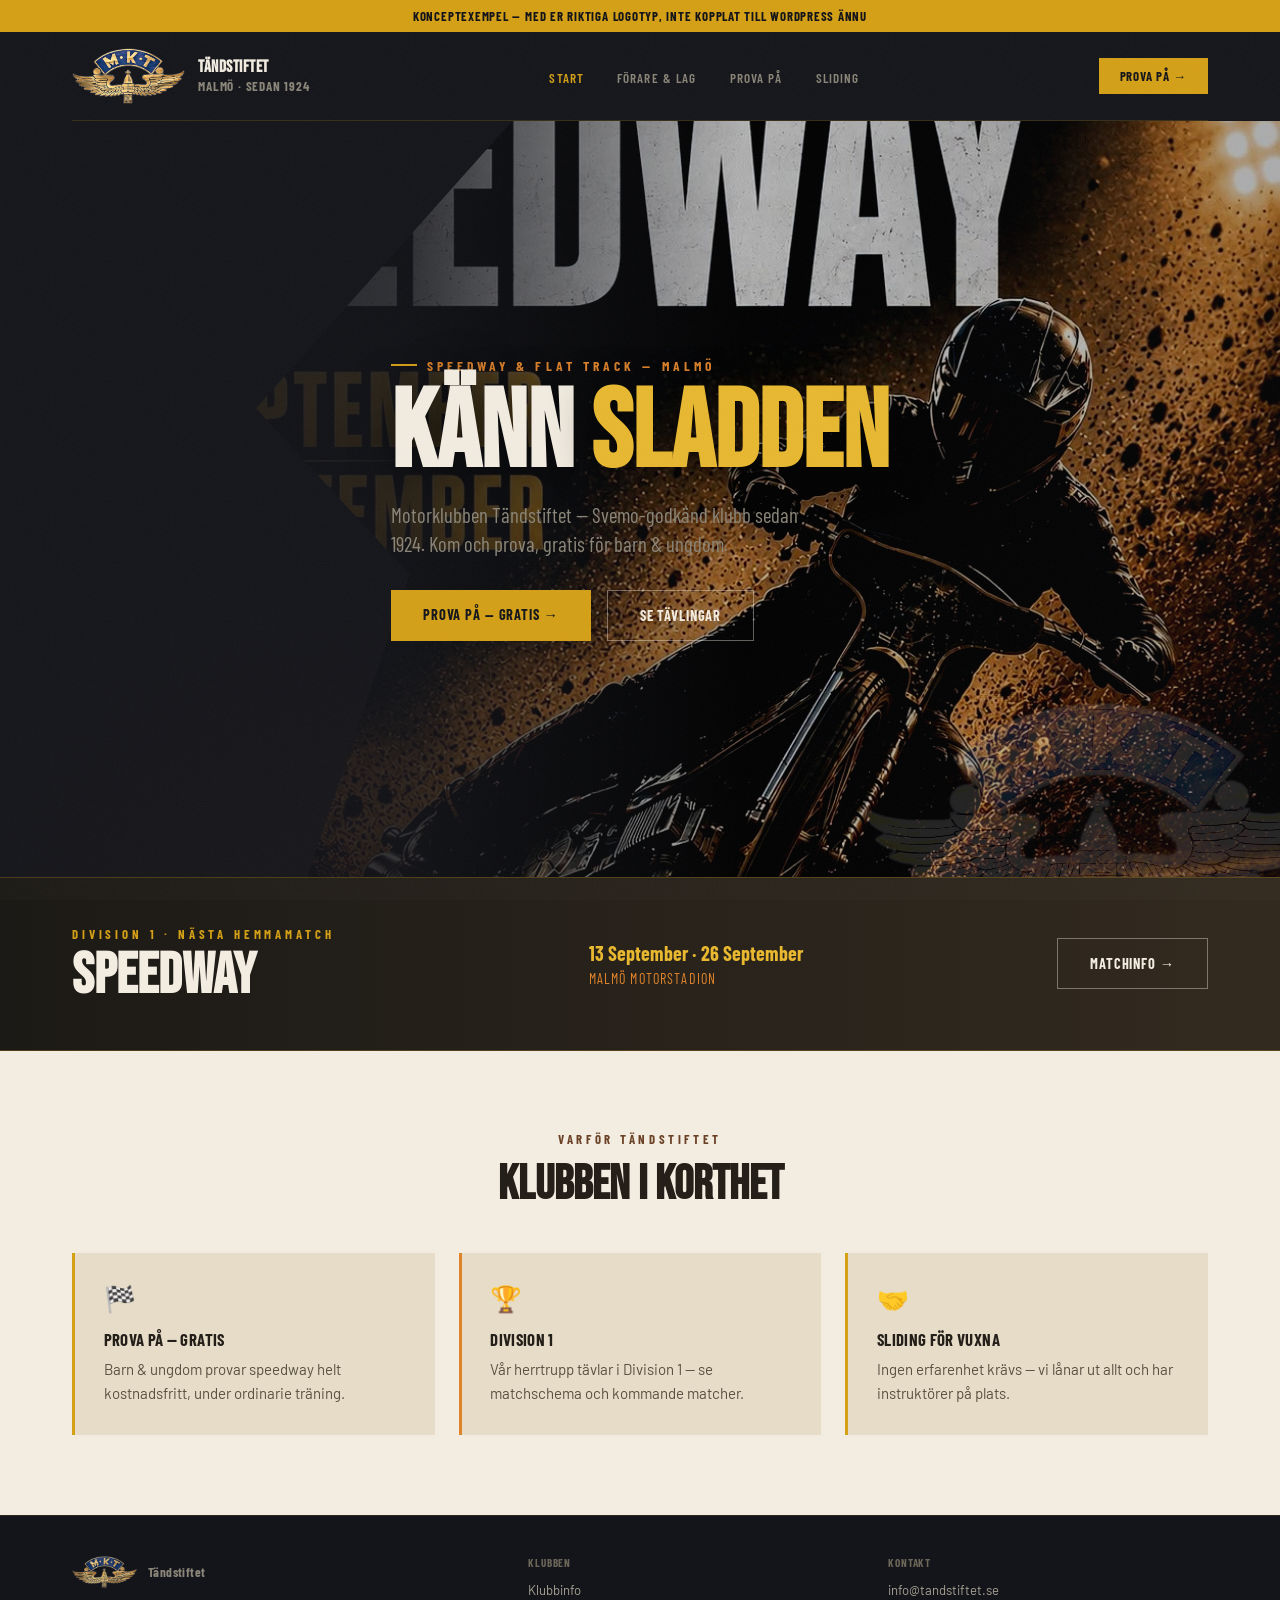
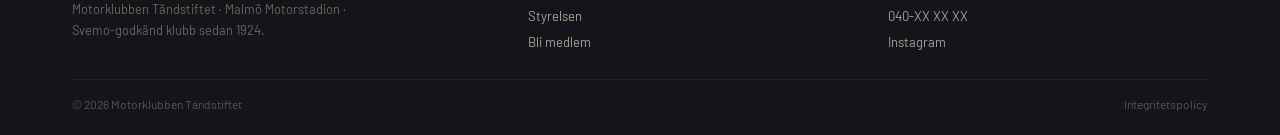
<file: design/concepts/koncept-med-riktig-logga.html>
<!DOCTYPE html>
<html lang="sv">
<head>
<meta charset="UTF-8">
<meta name="viewport" content="width=device-width, initial-scale=1">
<title>Tändstiftet MC — med riktig logotyp</title>
<style>
@import url('https://fonts.googleapis.com/css2?family=Bebas+Neue&family=Barlow+Condensed:wght@400;600;700&family=Barlow:wght@400;500&display=swap');

:root {
  --black: #14151a;
  --black-warm: #1c1a16;
  --dust: #3a2f22;
  --rust: #6b4226;
  --orange: #e0842c;
  --gold: #d4a017;
  --gold-bright: #e8b830;
  --cream: #f2ece1;
  --beige-deep: #e6dcc8;
  --ink: #241f18;
  --grey: #8a8578;

  --display: 'Bebas Neue', sans-serif;
  --condensed: 'Barlow Condensed', sans-serif;
  --body: 'Barlow', sans-serif;
}

* { margin: 0; padding: 0; box-sizing: border-box; }
body { background: var(--black); color: var(--cream); font-family: var(--body); }
.wrap { max-width: 1200px; margin-inline: auto; padding-inline: 2rem; position: relative; z-index: 2; }

body::after {
  content: '';
  position: fixed; inset: 0; pointer-events: none; z-index: 50; opacity: 0.045;
  background-image: url("data:image/svg+xml,%3Csvg xmlns='http://www.w3.org/2000/svg' width='120' height='120'%3E%3Cfilter id='n'%3E%3CfeTurbulence type='fractalNoise' baseFrequency='0.85' numOctaves='3' stitchTiles='stitch'/%3E%3C/filter%3E%3Crect width='100%25' height='100%25' filter='url(%23n)'/%3E%3C/svg%3E");
}

.preview-flag {
  background: var(--gold); color: var(--black); text-align: center;
  font-family: var(--condensed); font-weight: 700; letter-spacing: 0.06em;
  font-size: 0.8rem; padding: 0.5rem; text-transform: uppercase;
  position: relative; z-index: 60;
}

/* ── Nav — real logo ── */
.nav {
  display: flex; align-items: center; justify-content: space-between;
  padding-block: 1rem; border-bottom: 1px solid rgba(212,160,23,0.18);
}
.nav__brand { display: flex; align-items: center; gap: 0.8rem; text-decoration: none; }
.nav__brand img { height: 56px; width: auto; }
.nav__brand-text {
  font-family: var(--condensed); font-weight: 700; letter-spacing: 0.06em;
  text-transform: uppercase; font-size: 0.82rem; color: var(--grey); line-height: 1.3;
}
.nav__brand-text strong { display: block; font-family: var(--display); font-size: 1.05rem; letter-spacing: 0.03em; color: var(--cream); }
.nav__links { display: flex; gap: 2.1rem; list-style: none; }
.nav__links a {
  font-family: var(--condensed); font-weight: 600; letter-spacing: 0.08em; text-transform: uppercase;
  font-size: 0.82rem; color: var(--grey); text-decoration: none;
}
.nav__links a:hover, .nav__links a.is-active { color: var(--gold); }
.nav__cta {
  font-family: var(--condensed); font-weight: 700; letter-spacing: 0.06em; text-transform: uppercase;
  font-size: 0.8rem; color: var(--black); background: var(--gold); padding: 0.6rem 1.3rem; text-decoration: none;
}

/* ── Hero ── */
.hero {
  position: relative; min-height: 84vh; display: flex; align-items: center; overflow: hidden;
  background:
    radial-gradient(ellipse 70% 60% at 80% 25%, rgba(224,132,44,0.16), transparent 60%),
    radial-gradient(ellipse 80% 70% at 10% 100%, rgba(107,66,38,0.4), transparent 65%),
    var(--black);
}
.hero__img {
  position: absolute; inset: 0; width: 100%; height: 100%;
  object-fit: cover; object-position: 68% center;
  filter: brightness(0.78) contrast(1.15) saturate(1.05);
  clip-path: polygon(40% 0, 100% 0, 100% 100%, 24% 100%, 32% 60%, 20% 38%);
}
@media (max-width: 860px) { .hero__img { opacity: 0.22; clip-path: none; } }
.hero__scrim {
  position: absolute; inset: 0;
  background: linear-gradient(90deg, rgba(20,21,26,0.97) 0%, rgba(20,21,26,0.84) 32%, rgba(20,21,26,0.08) 58%, rgba(20,21,26,0.2) 100%);
}
.hero__watermark {
  position: absolute; right: -60px; bottom: -60px; width: 480px; opacity: 0.12;
  filter: brightness(3);
  pointer-events: none;
}
.hero__content { position: relative; z-index: 2; max-width: 660px; padding-block: 4rem; }
.hero__eyebrow {
  font-family: var(--condensed); font-weight: 700; letter-spacing: 0.3em; text-transform: uppercase;
  font-size: 0.85rem; color: var(--orange); margin-bottom: 0.9rem; display: flex; align-items: center; gap: 0.6rem;
}
.hero__eyebrow::before { content:''; width: 26px; height: 2px; background: var(--gold); }
.hero__title {
  font-family: var(--display); font-size: clamp(3.6rem, 9vw, 6.8rem); line-height: 0.87;
  color: var(--cream); text-transform: uppercase; margin-bottom: 1.1rem;
  text-shadow: 0 6px 40px rgba(0,0,0,0.6);
}
.hero__title mark { background: none; color: var(--gold-bright); }
.hero__sub { font-family: var(--condensed); font-size: clamp(1.05rem, 2vw, 1.3rem); color: var(--grey); max-width: 440px; margin-bottom: 2rem; line-height: 1.4; }
.hero__ctas { display: flex; gap: 1rem; flex-wrap: wrap; }
.btn {
  font-family: var(--condensed); font-weight: 700; letter-spacing: 0.06em; text-transform: uppercase;
  font-size: 0.9rem; padding: 1rem 2rem; text-decoration: none; display: inline-block;
}
.btn--primary { background: var(--gold); color: var(--black); }
.btn--primary:hover { background: var(--gold-bright); }
.btn--outline { border: 1px solid rgba(242,236,225,0.4); color: var(--cream); }
.btn--outline:hover { border-color: var(--gold); color: var(--gold); }

/* ── Next event strip ── */
.event {
  background: linear-gradient(90deg, var(--black-warm), var(--dust) 130%);
  padding-block: 3rem; border-top: 1px solid rgba(212,160,23,0.25); border-bottom: 1px solid rgba(212,160,23,0.25);
}
.event__inner { display: flex; align-items: center; justify-content: space-between; gap: 2rem; flex-wrap: wrap; }
.event__eyebrow { font-family: var(--condensed); font-weight: 700; letter-spacing: 0.3em; text-transform: uppercase; font-size: 0.8rem; color: var(--gold); margin-bottom: 0.5rem; }
.event__title { font-family: var(--display); font-size: clamp(2.3rem, 5.5vw, 3.6rem); line-height: 0.9; color: var(--cream); }
.event__dates { font-family: var(--condensed); font-weight: 700; font-size: 1.25rem; color: var(--gold-bright); }
.event__venue { font-family: var(--condensed); font-size: 0.88rem; color: var(--orange); letter-spacing: 0.08em; text-transform: uppercase; margin-top: 0.3rem; }

/* ── Readable content section ── */
.readable { background: var(--cream); color: var(--ink); padding-block: clamp(3rem, 7vw, 5rem); }
.readable__head { text-align: center; margin-bottom: 2.5rem; }
.readable__eyebrow { font-family: var(--condensed); font-weight: 700; letter-spacing: 0.28em; text-transform: uppercase; font-size: 0.8rem; color: var(--rust); margin-bottom: 0.6rem; }
.readable__title { font-family: var(--display); font-size: clamp(2rem, 4.5vw, 3rem); color: var(--ink); text-transform: uppercase; }
.readable__grid { display: grid; grid-template-columns: repeat(3, 1fr); gap: 1.5rem; }
@media (max-width: 780px) { .readable__grid { grid-template-columns: 1fr; } }
.info-card { background: var(--beige-deep); border-left: 3px solid var(--gold); padding: 1.8rem; }
.info-card:nth-child(2) { border-left-color: var(--orange); }
.info-card__icon { font-size: 1.6rem; margin-bottom: 0.9rem; }
.info-card__title { font-family: var(--condensed); font-weight: 700; text-transform: uppercase; letter-spacing: 0.02em; font-size: 1.05rem; color: var(--ink); margin-bottom: 0.5rem; }
.info-card__desc { font-size: 0.94rem; color: #5a5040; line-height: 1.65; }

/* ── Footer with logo ── */
.footer { background: var(--black-warm); padding-block: 3rem; border-top: 1px solid rgba(212,160,23,0.15); }
.footer__inner { display: flex; align-items: center; gap: 1rem; }
.footer__inner img { height: 44px; width: auto; opacity: 0.85; }
.footer__text { font-family: var(--condensed); font-size: 0.85rem; color: var(--grey); letter-spacing: 0.03em; }

.site-footer { background: var(--black); border-top: 1px solid rgba(212,160,23,0.12); padding-block: 2.5rem 1.5rem; }
.site-footer__grid { display: grid; grid-template-columns: 1.3fr 1fr 1fr; gap: 2.5rem; padding-bottom: 1.8rem; border-bottom: 1px solid rgba(255,255,255,0.06); }
@media (max-width: 780px) { .site-footer__grid { grid-template-columns: 1fr; gap: 1.6rem; } }
.site-footer__brand { display: flex; align-items: center; gap: 0.7rem; margin-bottom: 0.7rem; }
.site-footer__brand img { height: 32px; width: auto; opacity: 0.85; }
.site-footer__brand span { font-family: var(--condensed); font-weight: 700; font-size: 0.82rem; color: #8a8578; letter-spacing: 0.03em; }
.site-footer__desc { font-size: 0.8rem; color: #6b6658; line-height: 1.6; max-width: 280px; }
.site-footer__heading { font-family: var(--condensed); font-weight: 700; letter-spacing: 0.08em; text-transform: uppercase; font-size: 0.7rem; color: #6b6658; margin-bottom: 0.6rem; }
.site-footer__links { list-style: none; display: flex; flex-direction: column; gap: 0.45rem; }
.site-footer__links a { font-size: 0.82rem; color: #a8a294; text-decoration: none; }
.site-footer__links a:hover { color: var(--gold); }
.site-footer__bottom { display: flex; justify-content: space-between; align-items: center; padding-top: 1.1rem; flex-wrap: wrap; gap: 0.6rem; }
.site-footer__copy { font-size: 0.75rem; color: #5a564a; }
.site-footer__bottom a { font-size: 0.75rem; color: #5a564a; text-decoration: none; }
.site-footer__bottom a:hover { color: var(--gold); }

/* ── Mobile navigation ── */
.nav__toggle { display: none; }
@media (max-width: 860px) {
  .wrap--nav { z-index: 30; }
  .nav { position: relative; gap: 0.6rem; }
  .nav__cta { margin-left: auto; white-space: nowrap; }
  .nav__toggle { display: inline-flex; flex-direction: column; justify-content: center; align-items: center; gap: 4px; width: 40px; height: 40px; flex-shrink: 0; background: transparent; border: 1px solid rgba(212,160,23,0.4); cursor: pointer; }
  .nav__toggle span { display: block; width: 18px; height: 2px; background: var(--gold); }
  .nav__links { display: none; position: absolute; top: calc(100% + 0.5rem); left: 0; right: 0; flex-direction: column; gap: 0; background: var(--black-warm); border: 1px solid rgba(212,160,23,0.3); padding: 0.4rem 1.2rem; z-index: 40; }
  .nav__links.is-open { display: flex; }
  .nav__links li + li { border-top: 1px solid rgba(255,255,255,0.06); }
  .nav__links a { display: block; padding: 0.9rem 0; font-size: 0.9rem; }
}
@media (max-width: 520px) {
  .nav { gap: 0.4rem; }
  .nav__brand { gap: 0.5rem; }
  .nav__brand img { height: 44px; }
  .nav__brand-text { font-size: 0; line-height: 1; }
  .nav__brand-text strong { font-size: 0.95rem; }
  .nav__cta { padding: 0.5rem 0.7rem; font-size: 0.72rem; }
}
@media (max-width: 480px) {
  .wrap { padding-inline: 1.25rem; }
  h1, h2 { overflow-wrap: break-word; hyphens: auto; }
}
@media (max-width: 380px) {
  .nav__brand-text { display: none; }
}
</style>
</head>
<body>

<div class="preview-flag">Konceptexempel — med er riktiga logotyp, inte kopplat till WordPress ännu</div>

<div class="wrap wrap--nav">
  <nav class="nav">
    <a href="#" class="nav__brand">
      <img src="images/mkt-logo.png" alt="Motorklubben Tändstiftet">
      <span class="nav__brand-text"><strong>Tändstiftet</strong>Malmö · Sedan 1924</span>
    </a>
    <ul class="nav__links" id="huvudmeny">
      <li><a href="#" class="is-active">Start</a></li>
      <li><a href="#">Förare & Lag</a></li>
      <li><a href="#">Prova På</a></li>
      <li><a href="#">Sliding</a></li>
    </ul>
    <a href="#" class="nav__cta">Prova på →</a>
    <button type="button" class="nav__toggle" aria-label="Meny" aria-expanded="false" aria-controls="huvudmeny"><span></span><span></span><span></span></button>
  </nav>
</div>

<section class="hero">
  <img src="images/hero-modern-ref.jpg" alt="" class="hero__img">
  <div class="hero__scrim"></div>
  <img src="images/mkt-logo.png" alt="" class="hero__watermark">
  <div class="wrap hero__content">
    <div class="hero__eyebrow">Speedway & Flat track — Malmö</div>
    <h1 class="hero__title">Känn <mark>sladden</mark></h1>
    <p class="hero__sub">Motorklubben Tändstiftet — Svemo-godkänd klubb sedan 1924. Kom och prova, gratis för barn & ungdom.</p>
    <div class="hero__ctas">
      <a href="#" class="btn btn--primary">Prova på — gratis →</a>
      <a href="#" class="btn btn--outline">Se tävlingar</a>
    </div>
  </div>
</section>

<section class="event">
  <div class="wrap event__inner">
    <div>
      <div class="event__eyebrow">Division 1 · Nästa hemmamatch</div>
      <h2 class="event__title">Speedway</h2>
    </div>
    <div>
      <div class="event__dates">13 September · 26 September</div>
      <div class="event__venue">Malmö Motorstadion</div>
    </div>
    <a href="#" class="btn btn--outline">Matchinfo →</a>
  </div>
</section>

<section class="readable">
  <div class="wrap">
    <div class="readable__head">
      <div class="readable__eyebrow">Varför Tändstiftet</div>
      <h2 class="readable__title">Klubben i korthet</h2>
    </div>
    <div class="readable__grid">
      <div class="info-card">
        <div class="info-card__icon">🏁</div>
        <div class="info-card__title">Prova På — gratis</div>
        <div class="info-card__desc">Barn & ungdom provar speedway helt kostnadsfritt, under ordinarie träning.</div>
      </div>
      <div class="info-card">
        <div class="info-card__icon">🏆</div>
        <div class="info-card__title">Division 1</div>
        <div class="info-card__desc">Vår herrtrupp tävlar i Division 1 — se matchschema och kommande matcher.</div>
      </div>
      <div class="info-card">
        <div class="info-card__icon">🤝</div>
        <div class="info-card__title">Sliding för vuxna</div>
        <div class="info-card__desc">Ingen erfarenhet krävs — vi lånar ut allt och har instruktörer på plats.</div>
      </div>
    </div>
  </div>
</section>

<footer class="site-footer">
  <div class="wrap">
    <div class="site-footer__grid">
      <div>
        <div class="site-footer__brand">
          <img src="images/mkt-logo.png" alt="Motorklubben Tändstiftet">
          <span>Tändstiftet</span>
        </div>
        <p class="site-footer__desc">Motorklubben Tändstiftet · Malmö Motorstadion · Svemo-godkänd klubb sedan 1924.</p>
      </div>
      <div>
        <div class="site-footer__heading">Klubben</div>
        <ul class="site-footer__links">
          <li><a href="#">Klubbinfo</a></li>
          <li><a href="#">Styrelsen</a></li>
          <li><a href="#">Bli medlem</a></li>
        </ul>
      </div>
      <div>
        <div class="site-footer__heading">Kontakt</div>
        <ul class="site-footer__links">
          <li><a href="#">info@tandstiftet.se</a></li>
          <li><a href="#">040-XX XX XX</a></li>
          <li><a href="#">Instagram</a></li>
        </ul>
      </div>
    </div>
    <div class="site-footer__bottom">
      <span class="site-footer__copy">© 2026 Motorklubben Tändstiftet</span>
      <a href="#">Integritetspolicy</a>
    </div>
  </div>
</footer>

<script>
(function(){
  var t = document.querySelector('.nav__toggle'), l = document.querySelector('.nav__links');
  if (!t || !l) return;
  t.addEventListener('click', function(){
    var open = l.classList.toggle('is-open');
    t.setAttribute('aria-expanded', open ? 'true' : 'false');
  });
})();
</script>
</body>
</html>
</file>
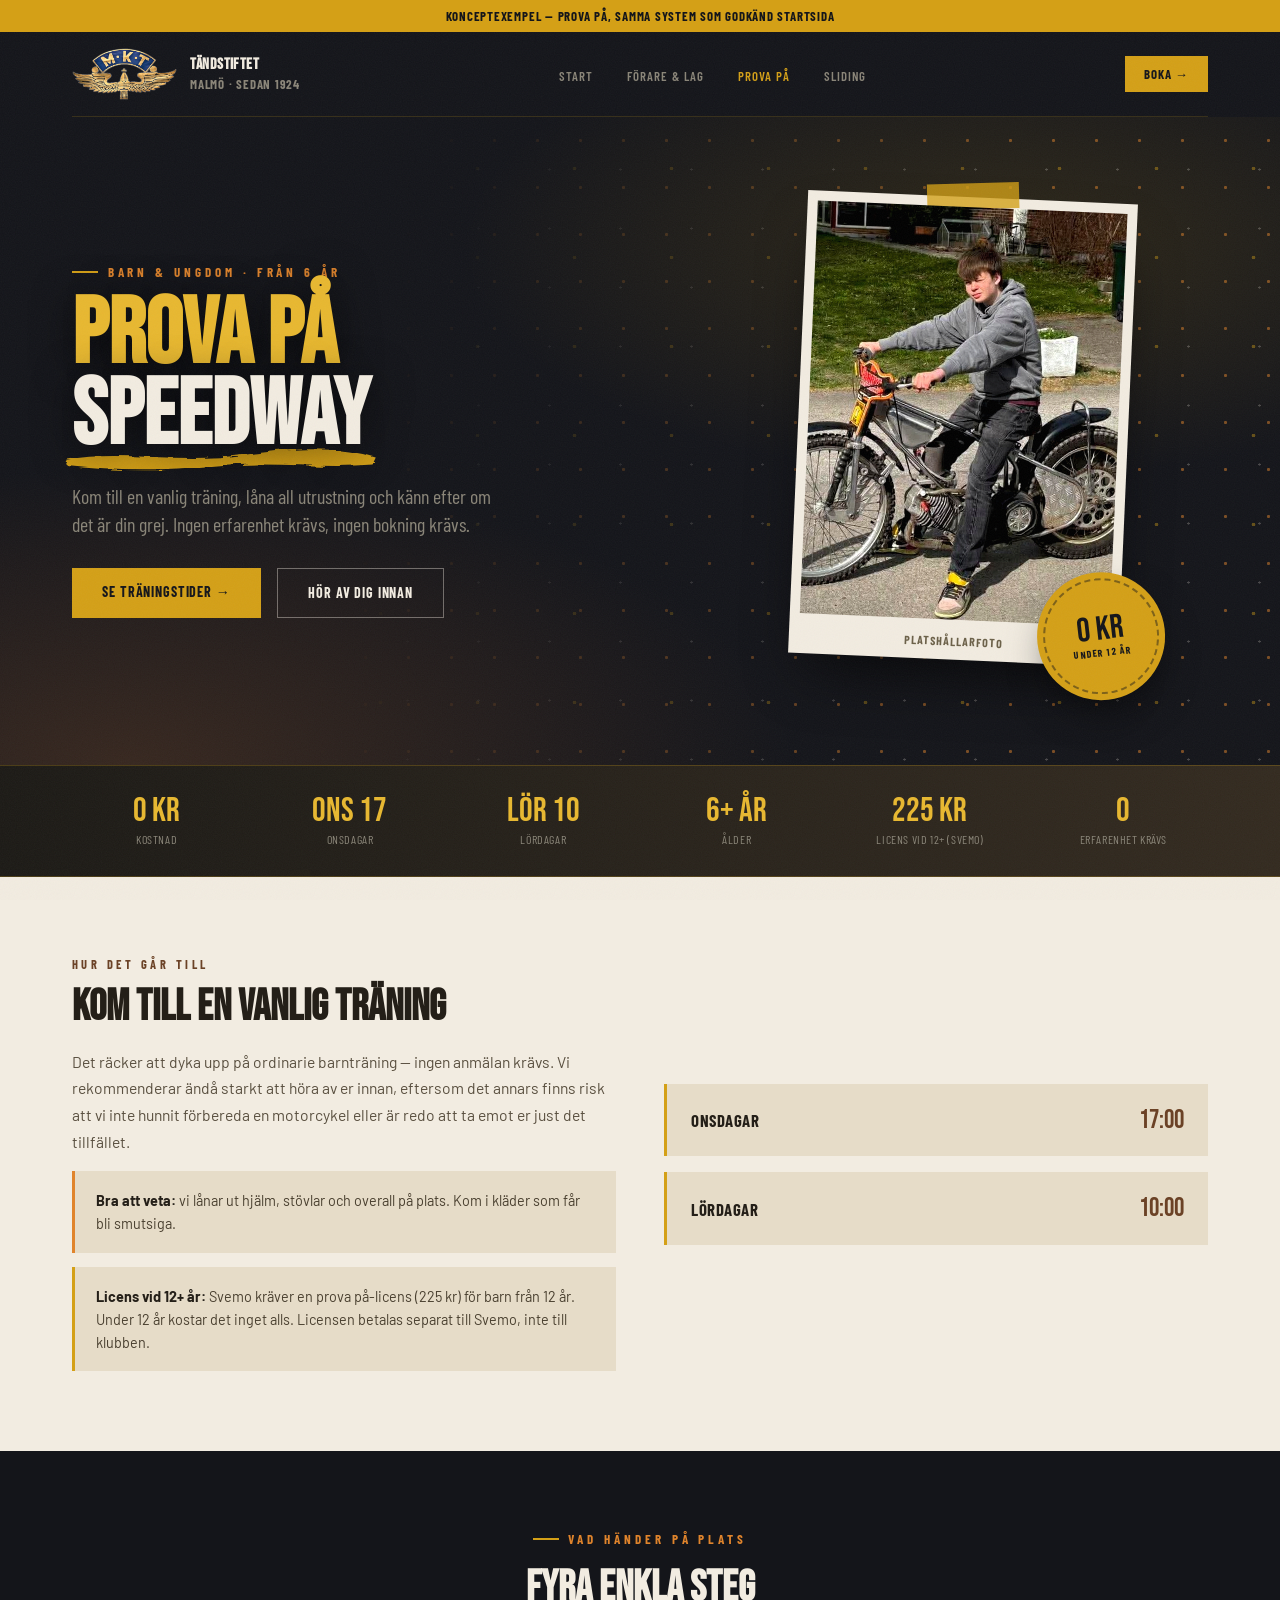
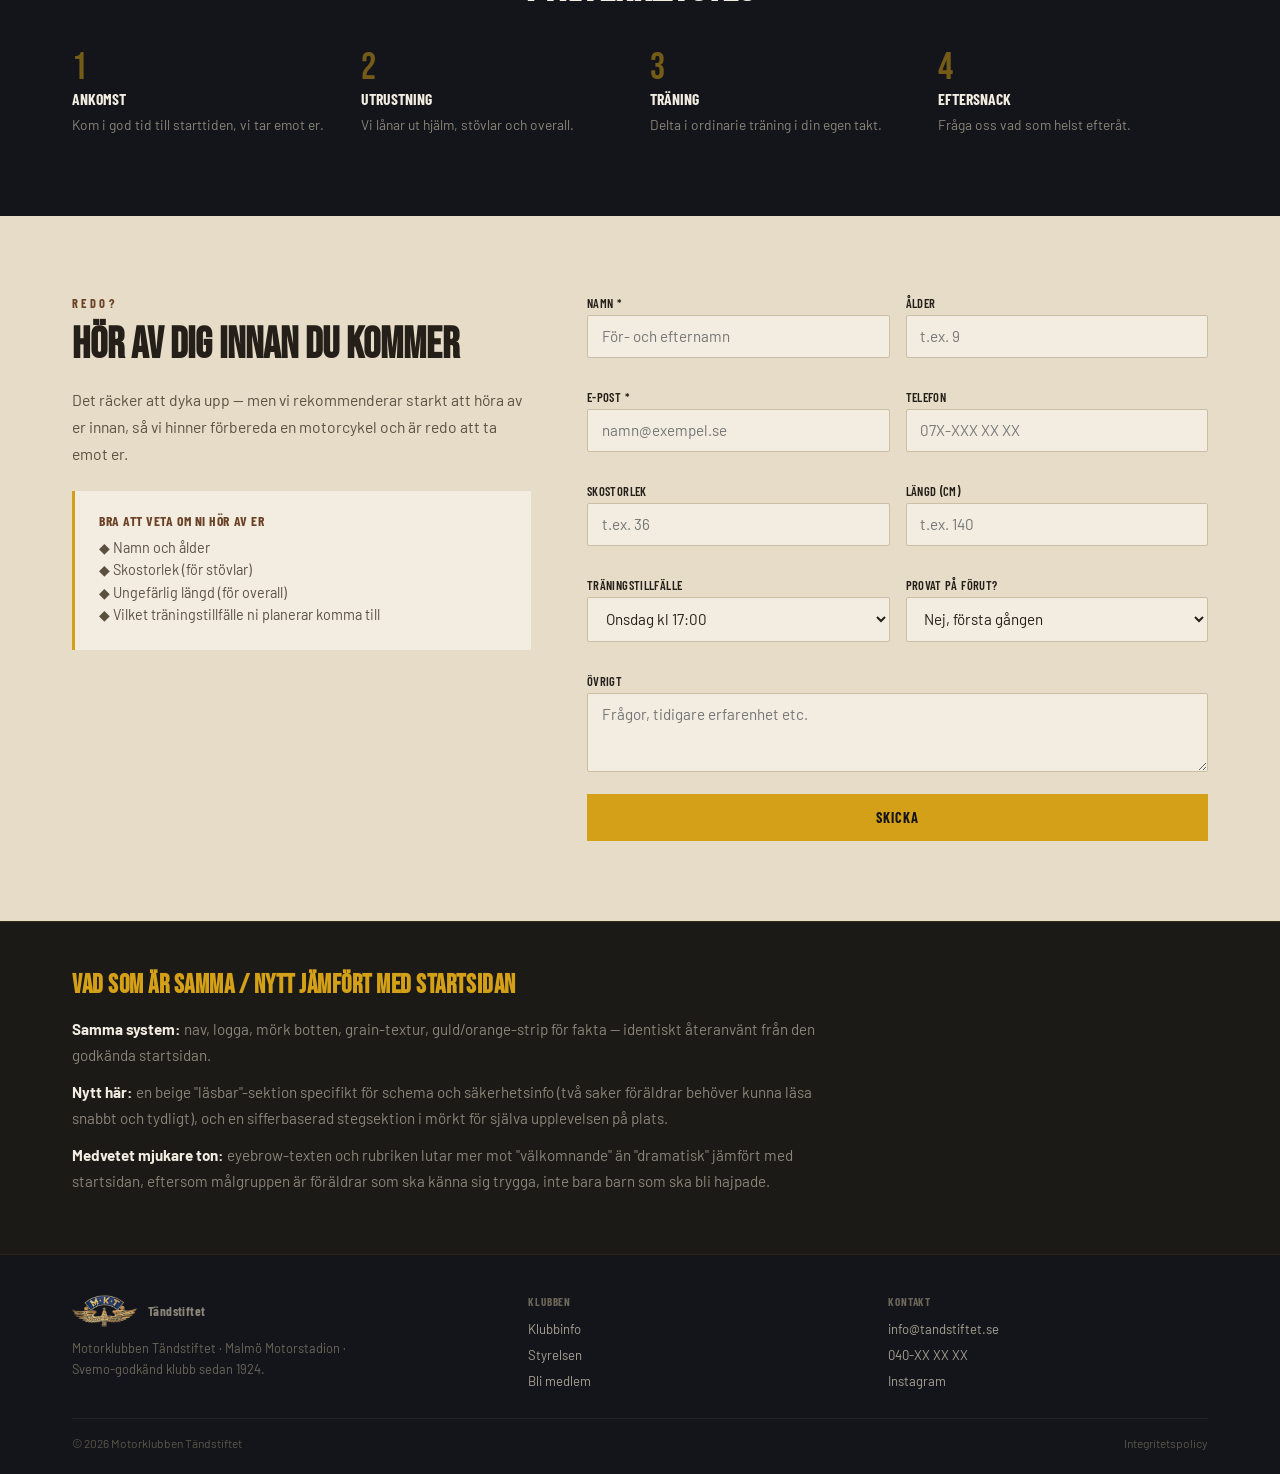
<file: design/concepts/koncept-provapa.html>
<!DOCTYPE html>
<html lang="sv">
<head>
<meta charset="UTF-8">
<meta name="viewport" content="width=device-width, initial-scale=1">
<title>Prova På — koncept</title>
<style>
@import url('https://fonts.googleapis.com/css2?family=Bebas+Neue&family=Barlow+Condensed:wght@400;600;700&family=Barlow:wght@400;500&display=swap');

:root {
  --black: #14151a;
  --black-warm: #1c1a16;
  --dust: #3a2f22;
  --rust: #6b4226;
  --orange: #e0842c;
  --gold: #d4a017;
  --gold-bright: #e8b830;
  --cream: #f2ece1;
  --beige-deep: #e6dcc8;
  --ink: #241f18;
  --grey: #8a8578;

  --display: 'Bebas Neue', sans-serif;
  --condensed: 'Barlow Condensed', sans-serif;
  --body: 'Barlow', sans-serif;
}

* { margin: 0; padding: 0; box-sizing: border-box; }
body { background: var(--black); color: var(--cream); font-family: var(--body); }
.wrap { max-width: 1200px; margin-inline: auto; padding-inline: 2rem; position: relative; z-index: 2; }

body::after {
  content: '';
  position: fixed; inset: 0; pointer-events: none; z-index: 50; opacity: 0.045;
  background-image: url("data:image/svg+xml,%3Csvg xmlns='http://www.w3.org/2000/svg' width='120' height='120'%3E%3Cfilter id='n'%3E%3CfeTurbulence type='fractalNoise' baseFrequency='0.85' numOctaves='3' stitchTiles='stitch'/%3E%3C/filter%3E%3Crect width='100%25' height='100%25' filter='url(%23n)'/%3E%3C/svg%3E");
}

.preview-flag {
  background: var(--gold); color: var(--black); text-align: center;
  font-family: var(--condensed); font-weight: 700; letter-spacing: 0.06em;
  font-size: 0.8rem; padding: 0.5rem; text-transform: uppercase;
  position: relative; z-index: 60;
}

/* ── Nav (matches approved homepage concept) ── */
.nav {
  display: flex; align-items: center; justify-content: space-between;
  padding-block: 1rem; border-bottom: 1px solid rgba(212,160,23,0.18);
}
.nav__brand { display: flex; align-items: center; gap: 0.8rem; text-decoration: none; }
.nav__brand img { height: 52px; width: auto; }
.nav__brand-text { font-family: var(--condensed); font-weight: 700; letter-spacing: 0.06em; text-transform: uppercase; font-size: 0.8rem; color: var(--grey); line-height: 1.3; }
.nav__brand-text strong { display: block; font-family: var(--display); font-size: 1rem; letter-spacing: 0.03em; color: var(--cream); }
.nav__links { display: flex; gap: 2.1rem; list-style: none; }
.nav__links a { font-family: var(--condensed); font-weight: 600; letter-spacing: 0.08em; text-transform: uppercase; font-size: 0.8rem; color: var(--grey); text-decoration: none; }
.nav__links a:hover, .nav__links a.is-active { color: var(--gold); }
.nav__cta { font-family: var(--condensed); font-weight: 700; letter-spacing: 0.06em; text-transform: uppercase; font-size: 0.8rem; color: var(--black); background: var(--gold); padding: 0.6rem 1.2rem; text-decoration: none; }

/* ── Hero ── */
.hero {
  position: relative; min-height: 72vh; display: flex; align-items: center; overflow: hidden;
  background:
    radial-gradient(ellipse 70% 60% at 78% 20%, rgba(212,160,23,0.14), transparent 60%),
    radial-gradient(ellipse 80% 70% at 10% 100%, rgba(107,66,38,0.4), transparent 65%),
    var(--black);
}
.hero__eyebrow { font-family: var(--condensed); font-weight: 700; letter-spacing: 0.3em; text-transform: uppercase; font-size: 0.82rem; color: var(--orange); margin-bottom: 0.9rem; display: flex; align-items: center; gap: 0.6rem; }
.hero__eyebrow::before { content:''; width: 26px; height: 2px; background: var(--gold); }
.hero__title { font-family: var(--display); font-size: clamp(3.2rem, 8vw, 5.8rem); line-height: 0.87; color: var(--cream); text-transform: uppercase; margin-bottom: 1rem; text-shadow: 0 6px 40px rgba(0,0,0,0.6); }
.hero__title mark { background: none; color: var(--gold-bright); }
.hero__sub { font-family: var(--condensed); font-size: clamp(1.02rem, 1.9vw, 1.25rem); color: var(--grey); max-width: 440px; margin-bottom: 1.9rem; line-height: 1.4; }
.hero__ctas { display: flex; gap: 1rem; flex-wrap: wrap; }
.btn { font-family: var(--condensed); font-weight: 700; letter-spacing: 0.06em; text-transform: uppercase; font-size: 0.88rem; padding: 0.95rem 1.9rem; text-decoration: none; display: inline-block; }
.btn--primary { background: var(--gold); color: var(--black); }
.btn--primary:hover { background: var(--gold-bright); }
.btn--outline { border: 1px solid rgba(242,236,225,0.4); color: var(--cream); }
.btn--outline:hover { border-color: var(--gold); color: var(--gold); }

/* ── Hero (alternativ D: affischrubrik + foto i ram) ── */
.hero__inner { display: grid; grid-template-columns: 1.1fr 0.9fr; gap: 3rem; align-items: center; padding-block: 3.5rem; width: 100%; }
@media (max-width: 860px) { .hero__inner { grid-template-columns: 1fr; gap: 2.4rem; } }
.hero .speckle { position: absolute; inset: 0; pointer-events: none;
  background-image: radial-gradient(rgba(224,132,44,0.5) 1.2px, transparent 1.8px), radial-gradient(rgba(242,236,225,0.24) 1px, transparent 1.6px), radial-gradient(rgba(212,160,23,0.42) 1.5px, transparent 2.2px);
  background-size: 43px 47px, 71px 59px, 97px 89px; background-position: 0 0, 17px 23px, 41px 7px;
  -webkit-mask-image: linear-gradient(100deg, transparent 30%, #000 75%); mask-image: linear-gradient(100deg, transparent 30%, #000 75%); }
.a-title-line { display: block; position: relative; width: fit-content; }
.a-stroke { position: absolute; left: -3%; bottom: -0.16em; width: 106%; height: 0.3em; z-index: -1; overflow: visible; }
.hero__title .a-title-line:last-child { color: var(--cream); }
.hero .hero__sub { margin-top: 1.6rem; }
.c-visual { position: relative; display: grid; place-items: center; padding: 1rem 1rem 2.5rem; }
.polaroid { position: relative; width: min(330px, 78%); background: var(--cream); padding: 10px 10px 40px; transform: rotate(2.5deg); box-shadow: 0 30px 60px -20px rgba(0,0,0,0.75); }
.polaroid img { display: block; width: 100%; aspect-ratio: 3/4; object-fit: cover; filter: contrast(1.05) saturate(1.05); }
.polaroid__cap { position: absolute; left: 0; right: 0; bottom: 12px; text-align: center; font-family: var(--condensed); font-weight: 700; font-size: 0.74rem; letter-spacing: 0.08em; text-transform: uppercase; color: #6b6048; }
.tape { position: absolute; top: -14px; left: 50%; width: 92px; height: 26px; margin-left: -46px; background: rgba(212,160,23,0.78); transform: rotate(-4deg); }
.sticker { border-radius: 50%; background: var(--gold); color: var(--black); display: grid; place-items: center; text-align: center; transform: rotate(-9deg); box-shadow: 0 18px 40px -12px rgba(0,0,0,0.65); position: relative; }
.sticker::before { content: ''; position: absolute; inset: 6px; border-radius: 50%; border: 2px dashed rgba(20,21,26,0.45); }
.sticker__big { font-family: var(--display); font-size: 2.1rem; line-height: 0.9; text-transform: uppercase; }
.sticker__small { font-family: var(--condensed); font-weight: 700; letter-spacing: 0.12em; text-transform: uppercase; font-size: 0.62rem; margin-top: 0.15rem; }
.polaroid .sticker { position: absolute; right: -46px; bottom: -34px; z-index: 2; width: 128px; height: 128px; }
@media (max-width: 480px) { .polaroid .sticker { right: -14px; } }

/* ── Facts strip ── */
.facts { background: linear-gradient(90deg, var(--black-warm), var(--dust) 130%); border-top: 1px solid rgba(212,160,23,0.25); border-bottom: 1px solid rgba(212,160,23,0.25); }
.facts__inner { display: flex; justify-content: space-between; flex-wrap: wrap; padding-block: 1.8rem; gap: 1.5rem; }
.fact { text-align: center; flex: 1; min-width: 110px; }
.fact__num { display: block; font-family: var(--display); font-size: 2.1rem; color: var(--gold-bright); line-height: 1; }
.fact__label { font-family: var(--condensed); font-size: 0.75rem; letter-spacing: 0.05em; text-transform: uppercase; color: var(--grey); margin-top: 0.3rem; }

/* ── Readable content (beige) ── */
.readable { background: var(--cream); color: var(--ink); padding-block: clamp(3rem, 7vw, 5rem); }
.readable__grid { display: grid; grid-template-columns: 1fr 1fr; gap: 3rem; align-items: center; }
@media (max-width: 860px) { .readable__grid { grid-template-columns: 1fr; } }
.readable__eyebrow { font-family: var(--condensed); font-weight: 700; letter-spacing: 0.28em; text-transform: uppercase; font-size: 0.78rem; color: var(--rust); margin-bottom: 0.6rem; }
.readable__title { font-family: var(--display); font-size: clamp(1.9rem, 4vw, 2.7rem); color: var(--ink); text-transform: uppercase; margin-bottom: 1rem; }
.readable__text { font-size: 0.98rem; line-height: 1.7; color: #5a5040; margin-bottom: 1rem; }
.safety-note { background: var(--beige-deep); border-left: 3px solid var(--orange); padding: 1.1rem 1.3rem; font-size: 0.9rem; line-height: 1.6; color: #4a4030; }
.safety-note strong { color: var(--ink); }

.schedule-cards { display: flex; flex-direction: column; gap: 1rem; }
.schedule-card { background: var(--beige-deep); border-left: 3px solid var(--gold); padding: 1.3rem 1.5rem; display: flex; justify-content: space-between; align-items: center; }
.schedule-card__day { font-family: var(--condensed); font-weight: 700; text-transform: uppercase; letter-spacing: 0.03em; font-size: 1.05rem; color: var(--ink); }
.schedule-card__time { font-family: var(--display); font-size: 1.6rem; color: var(--rust); }

/* ── Steps ── */
.steps { padding-block: clamp(3rem, 7vw, 5rem); }
.steps__head { text-align: center; margin-bottom: 2.5rem; }
.steps__grid { display: grid; grid-template-columns: repeat(4, 1fr); gap: 1.2rem; counter-reset: step; }
@media (max-width: 860px) { .steps__grid { grid-template-columns: 1fr 1fr; } }
.step { position: relative; padding-top: 2.2rem; }
.step::before { counter-increment: step; content: counter(step); font-family: var(--display); font-size: 2.4rem; color: var(--gold); position: absolute; top: -0.6rem; left: 0; opacity: 0.5; }
.step__title { font-family: var(--condensed); font-weight: 700; text-transform: uppercase; font-size: 0.98rem; color: var(--cream); margin-bottom: 0.4rem; }
.step__desc { font-size: 0.86rem; color: var(--grey); line-height: 1.55; }

/* ── Booking form (beige — readability matters here) ── */
.book { background: var(--beige-deep); padding-block: clamp(3rem, 7vw, 5rem); }
.book__grid { display: grid; grid-template-columns: 0.85fr 1.15fr; gap: 3.5rem; }
@media (max-width: 900px) { .book__grid { grid-template-columns: 1fr; } }
.book__needs { background: var(--cream); border-left: 3px solid var(--gold); padding: 1.3rem 1.5rem; margin-top: 1.5rem; }
.book__needs-title { font-family: var(--condensed); font-weight: 700; text-transform: uppercase; letter-spacing: 0.04em; font-size: 0.85rem; color: var(--rust); margin-bottom: 0.6rem; }
.book__needs p { font-size: 0.9rem; color: #5a5040; margin-bottom: 0.35rem; }

.form-row { display: grid; grid-template-columns: 1fr 1fr; gap: 1rem; margin-bottom: 1rem; }
@media (max-width: 520px) { .form-row { grid-template-columns: 1fr; } }
.field { display: flex; flex-direction: column; gap: 0.35rem; margin-bottom: 1rem; }
.field label { font-family: var(--condensed); font-weight: 600; letter-spacing: 0.03em; text-transform: uppercase; font-size: 0.78rem; color: var(--ink); }
.field input, .field select, .field textarea {
  font-family: var(--body); font-size: 0.95rem; color: var(--ink);
  background: var(--cream); border: 1px solid #cabfa4; padding: 0.7rem 0.85rem;
  border-radius: 2px;
}
.field input:focus, .field select:focus, .field textarea:focus { outline: none; border-color: var(--orange); }
.book__submit {
  font-family: var(--condensed); font-weight: 700; letter-spacing: 0.06em; text-transform: uppercase;
  font-size: 0.9rem; padding: 0.95rem 2rem; background: var(--gold); color: var(--black);
  border: none; cursor: pointer; width: 100%; margin-top: 0.4rem;
}
.book__submit:hover { background: var(--gold-bright); }

.note { background: var(--black-warm); padding-block: 3rem; border-top: 1px solid rgba(212,160,23,0.15); }
.note h2 { font-family: var(--display); font-size: 1.6rem; letter-spacing: 0.02em; color: var(--gold); margin-bottom: 1rem; }
.note p { font-size: 0.95rem; line-height: 1.7; color: var(--grey); max-width: 780px; margin-bottom: 0.7rem; }
.note strong { color: var(--cream); }

.site-footer { background: var(--black); border-top: 1px solid rgba(212,160,23,0.12); padding-block: 2.5rem 1.5rem; }
.site-footer__grid { display: grid; grid-template-columns: 1.3fr 1fr 1fr; gap: 2.5rem; padding-bottom: 1.8rem; border-bottom: 1px solid rgba(255,255,255,0.06); }
@media (max-width: 780px) { .site-footer__grid { grid-template-columns: 1fr; gap: 1.6rem; } }
.site-footer__brand { display: flex; align-items: center; gap: 0.7rem; margin-bottom: 0.7rem; }
.site-footer__brand img { height: 32px; width: auto; opacity: 0.85; }
.site-footer__brand span { font-family: var(--condensed); font-weight: 700; font-size: 0.82rem; color: #8a8578; letter-spacing: 0.03em; }
.site-footer__desc { font-size: 0.8rem; color: #6b6658; line-height: 1.6; max-width: 280px; }
.site-footer__heading { font-family: var(--condensed); font-weight: 700; letter-spacing: 0.08em; text-transform: uppercase; font-size: 0.7rem; color: #6b6658; margin-bottom: 0.6rem; }
.site-footer__links { list-style: none; display: flex; flex-direction: column; gap: 0.45rem; }
.site-footer__links a { font-size: 0.82rem; color: #a8a294; text-decoration: none; }
.site-footer__links a:hover { color: var(--gold); }
.site-footer__bottom { display: flex; justify-content: space-between; align-items: center; padding-top: 1.1rem; flex-wrap: wrap; gap: 0.6rem; }
.site-footer__copy { font-size: 0.75rem; color: #5a564a; }
.site-footer__bottom a { font-size: 0.75rem; color: #5a564a; text-decoration: none; }
.site-footer__bottom a:hover { color: var(--gold); }

/* ── Mobile navigation ── */
.nav__toggle { display: none; }
@media (max-width: 860px) {
  .wrap--nav { z-index: 30; }
  .nav { position: relative; gap: 0.6rem; }
  .nav__cta { margin-left: auto; white-space: nowrap; }
  .nav__toggle { display: inline-flex; flex-direction: column; justify-content: center; align-items: center; gap: 4px; width: 40px; height: 40px; flex-shrink: 0; background: transparent; border: 1px solid rgba(212,160,23,0.4); cursor: pointer; }
  .nav__toggle span { display: block; width: 18px; height: 2px; background: var(--gold); }
  .nav__links { display: none; position: absolute; top: calc(100% + 0.5rem); left: 0; right: 0; flex-direction: column; gap: 0; background: var(--black-warm); border: 1px solid rgba(212,160,23,0.3); padding: 0.4rem 1.2rem; z-index: 40; }
  .nav__links.is-open { display: flex; }
  .nav__links li + li { border-top: 1px solid rgba(255,255,255,0.06); }
  .nav__links a { display: block; padding: 0.9rem 0; font-size: 0.9rem; }
}
@media (max-width: 520px) {
  .nav { gap: 0.4rem; }
  .nav__brand { gap: 0.5rem; }
  .nav__brand img { height: 44px; }
  .nav__brand-text { font-size: 0; line-height: 1; }
  .nav__brand-text strong { font-size: 0.95rem; }
  .nav__cta { padding: 0.5rem 0.7rem; font-size: 0.72rem; }
}
@media (max-width: 480px) {
  .wrap { padding-inline: 1.25rem; }
  h1, h2 { overflow-wrap: break-word; hyphens: auto; }
}
@media (max-width: 380px) {
  .nav__brand-text { display: none; }
}
</style>
</head>
<body>

<div class="preview-flag">Konceptexempel — Prova På, samma system som godkänd startsida</div>

<div class="wrap wrap--nav">
  <nav class="nav">
    <a href="#" class="nav__brand">
      <img src="images/mkt-logo.png" alt="Motorklubben Tändstiftet">
      <span class="nav__brand-text"><strong>Tändstiftet</strong>Malmö · Sedan 1924</span>
    </a>
    <ul class="nav__links" id="huvudmeny">
      <li><a href="#">Start</a></li>
      <li><a href="#">Förare & Lag</a></li>
      <li><a href="#" class="is-active">Prova På</a></li>
      <li><a href="#">Sliding</a></li>
    </ul>
    <a href="#" class="nav__cta">Boka →</a>
    <button type="button" class="nav__toggle" aria-label="Meny" aria-expanded="false" aria-controls="huvudmeny"><span></span><span></span><span></span></button>
  </nav>
</div>

<section class="hero">
  <div class="speckle"></div>
  <div class="wrap hero__inner">
    <div>
      <div class="hero__eyebrow">Barn & Ungdom · från 6 år</div>
      <h1 class="hero__title">
        <span class="a-title-line"><mark>Prova på</mark></span>
        <span class="a-title-line">speedway
          <svg class="a-stroke" viewBox="0 0 400 40" preserveAspectRatio="none" aria-hidden="true">
            <defs><filter id="rough" x="-5%" y="-40%" width="110%" height="180%"><feTurbulence type="fractalNoise" baseFrequency="0.035 0.25" numOctaves="2" seed="4" result="n"/><feDisplacementMap in="SourceGraphic" in2="n" scale="9"/></filter></defs>
            <path filter="url(#rough)" d="M4 24 C70 10 150 30 230 17 S360 8 396 21 L392 31 C330 37 262 26 192 34 S62 40 6 33 Z" fill="#d4a017"/>
          </svg>
        </span>
      </h1>
      <p class="hero__sub">Kom till en vanlig träning, låna all utrustning och känn efter om det är din grej. Ingen erfarenhet krävs, ingen bokning krävs.</p>
      <div class="hero__ctas">
        <a href="#" class="btn btn--primary">Se träningstider →</a>
        <a href="#" class="btn btn--outline">Hör av dig innan</a>
      </div>
    </div>
    <div class="c-visual">
      <div class="polaroid">
        <span class="tape"></span>
        <img src="images/provapa-kid-photo.jpg" alt="">
        <div class="polaroid__cap">Platshållarfoto</div>
        <div class="sticker"><div><div class="sticker__big">0 kr</div><div class="sticker__small">under 12 år</div></div></div>
      </div>
    </div>
  </div>
</section>

<section class="facts">
  <div class="wrap facts__inner">
    <div class="fact"><span class="fact__num">0 kr</span><span class="fact__label">Kostnad</span></div>
    <div class="fact"><span class="fact__num">Ons 17</span><span class="fact__label">Onsdagar</span></div>
    <div class="fact"><span class="fact__num">Lör 10</span><span class="fact__label">Lördagar</span></div>
    <div class="fact"><span class="fact__num">6+ år</span><span class="fact__label">Ålder</span></div>
    <div class="fact"><span class="fact__num">225 kr</span><span class="fact__label">Licens vid 12+ (Svemo)</span></div>
    <div class="fact"><span class="fact__num">0</span><span class="fact__label">Erfarenhet krävs</span></div>
  </div>
</section>

<section class="readable">
  <div class="wrap readable__grid">
    <div>
      <div class="readable__eyebrow">Hur det går till</div>
      <h2 class="readable__title">Kom till en vanlig träning</h2>
      <p class="readable__text">Det räcker att dyka upp på ordinarie barnträning — ingen anmälan krävs. Vi rekommenderar ändå starkt att höra av er innan, eftersom det annars finns risk att vi inte hunnit förbereda en motorcykel eller är redo att ta emot er just det tillfället.</p>
      <div class="safety-note"><strong>Bra att veta:</strong> vi lånar ut hjälm, stövlar och overall på plats. Kom i kläder som får bli smutsiga.</div>
      <div class="safety-note" style="margin-top:0.9rem;border-left-color:var(--gold)"><strong>Licens vid 12+ år:</strong> Svemo kräver en prova på-licens (225 kr) för barn från 12 år. Under 12 år kostar det inget alls. Licensen betalas separat till Svemo, inte till klubben.</div>
    </div>
    <div class="schedule-cards">
      <div class="schedule-card"><span class="schedule-card__day">Onsdagar</span><span class="schedule-card__time">17:00</span></div>
      <div class="schedule-card"><span class="schedule-card__day">Lördagar</span><span class="schedule-card__time">10:00</span></div>
    </div>
  </div>
</section>

<section class="steps">
  <div class="wrap">
    <div class="steps__head">
      <div class="hero__eyebrow" style="justify-content:center">Vad händer på plats</div>
      <h2 class="readable__title" style="color:var(--cream)">Fyra enkla steg</h2>
    </div>
    <div class="steps__grid">
      <div class="step"><div class="step__title">Ankomst</div><div class="step__desc">Kom i god tid till starttiden, vi tar emot er.</div></div>
      <div class="step"><div class="step__title">Utrustning</div><div class="step__desc">Vi lånar ut hjälm, stövlar och overall.</div></div>
      <div class="step"><div class="step__title">Träning</div><div class="step__desc">Delta i ordinarie träning i din egen takt.</div></div>
      <div class="step"><div class="step__title">Eftersnack</div><div class="step__desc">Fråga oss vad som helst efteråt.</div></div>
    </div>
  </div>
</section>

<section class="book" id="boka">
  <div class="wrap book__grid">
    <div>
      <div class="readable__eyebrow">Redo?</div>
      <h2 class="readable__title">Hör av dig innan du kommer</h2>
      <p class="readable__text">Det räcker att dyka upp — men vi rekommenderar starkt att höra av er innan, så vi hinner förbereda en motorcykel och är redo att ta emot er.</p>
      <div class="book__needs">
        <div class="book__needs-title">Bra att veta om ni hör av er</div>
        <p>◆ Namn och ålder</p>
        <p>◆ Skostorlek (för stövlar)</p>
        <p>◆ Ungefärlig längd (för overall)</p>
        <p>◆ Vilket träningstillfälle ni planerar komma till</p>
      </div>
    </div>
    <form onsubmit="return false">
      <div class="form-row">
        <div class="field"><label>Namn *</label><input type="text" placeholder="För- och efternamn"></div>
        <div class="field"><label>Ålder</label><input type="text" placeholder="t.ex. 9"></div>
      </div>
      <div class="form-row">
        <div class="field"><label>E-post *</label><input type="email" placeholder="namn@exempel.se"></div>
        <div class="field"><label>Telefon</label><input type="tel" placeholder="07X-XXX XX XX"></div>
      </div>
      <div class="form-row">
        <div class="field"><label>Skostorlek</label><input type="text" placeholder="t.ex. 36"></div>
        <div class="field"><label>Längd (cm)</label><input type="text" placeholder="t.ex. 140"></div>
      </div>
      <div class="form-row">
        <div class="field">
          <label>Träningstillfälle</label>
          <select><option>Onsdag kl 17:00</option><option>Lördag kl 10:00</option><option>Vet ej ännu</option></select>
        </div>
        <div class="field">
          <label>Provat på förut?</label>
          <select><option>Nej, första gången</option><option>Ja, vill prova igen</option></select>
        </div>
      </div>
      <div class="field">
        <label>Övrigt</label>
        <textarea rows="3" placeholder="Frågor, tidigare erfarenhet etc."></textarea>
      </div>
      <button type="submit" class="book__submit">Skicka</button>
    </form>
  </div>
</section>

<section class="note">
  <div class="wrap">
    <h2>Vad som är samma / nytt jämfört med startsidan</h2>
    <p><strong>Samma system:</strong> nav, logga, mörk botten, grain-textur, guld/orange-strip för fakta — identiskt återanvänt från den godkända startsidan.</p>
    <p><strong>Nytt här:</strong> en beige "läsbar"-sektion specifikt för schema och säkerhetsinfo (två saker föräldrar behöver kunna läsa snabbt och tydligt), och en sifferbaserad stegsektion i mörkt för själva upplevelsen på plats.</p>
    <p><strong>Medvetet mjukare ton:</strong> eyebrow-texten och rubriken lutar mer mot "välkomnande" än "dramatisk" jämfört med startsidan, eftersom målgruppen är föräldrar som ska känna sig trygga, inte bara barn som ska bli hajpade.</p>
  </div>
</section>

<footer class="site-footer">
  <div class="wrap">
    <div class="site-footer__grid">
      <div>
        <div class="site-footer__brand">
          <img src="images/mkt-logo.png" alt="Motorklubben Tändstiftet">
          <span>Tändstiftet</span>
        </div>
        <p class="site-footer__desc">Motorklubben Tändstiftet · Malmö Motorstadion · Svemo-godkänd klubb sedan 1924.</p>
      </div>
      <div>
        <div class="site-footer__heading">Klubben</div>
        <ul class="site-footer__links">
          <li><a href="#">Klubbinfo</a></li>
          <li><a href="#">Styrelsen</a></li>
          <li><a href="#">Bli medlem</a></li>
        </ul>
      </div>
      <div>
        <div class="site-footer__heading">Kontakt</div>
        <ul class="site-footer__links">
          <li><a href="#">info@tandstiftet.se</a></li>
          <li><a href="#">040-XX XX XX</a></li>
          <li><a href="#">Instagram</a></li>
        </ul>
      </div>
    </div>
    <div class="site-footer__bottom">
      <span class="site-footer__copy">© 2026 Motorklubben Tändstiftet</span>
      <a href="#">Integritetspolicy</a>
    </div>
  </div>
</footer>

<script>
(function(){
  var t = document.querySelector('.nav__toggle'), l = document.querySelector('.nav__links');
  if (!t || !l) return;
  t.addEventListener('click', function(){
    var open = l.classList.toggle('is-open');
    t.setAttribute('aria-expanded', open ? 'true' : 'false');
  });
})();
</script>
</body>
</html>
</file>
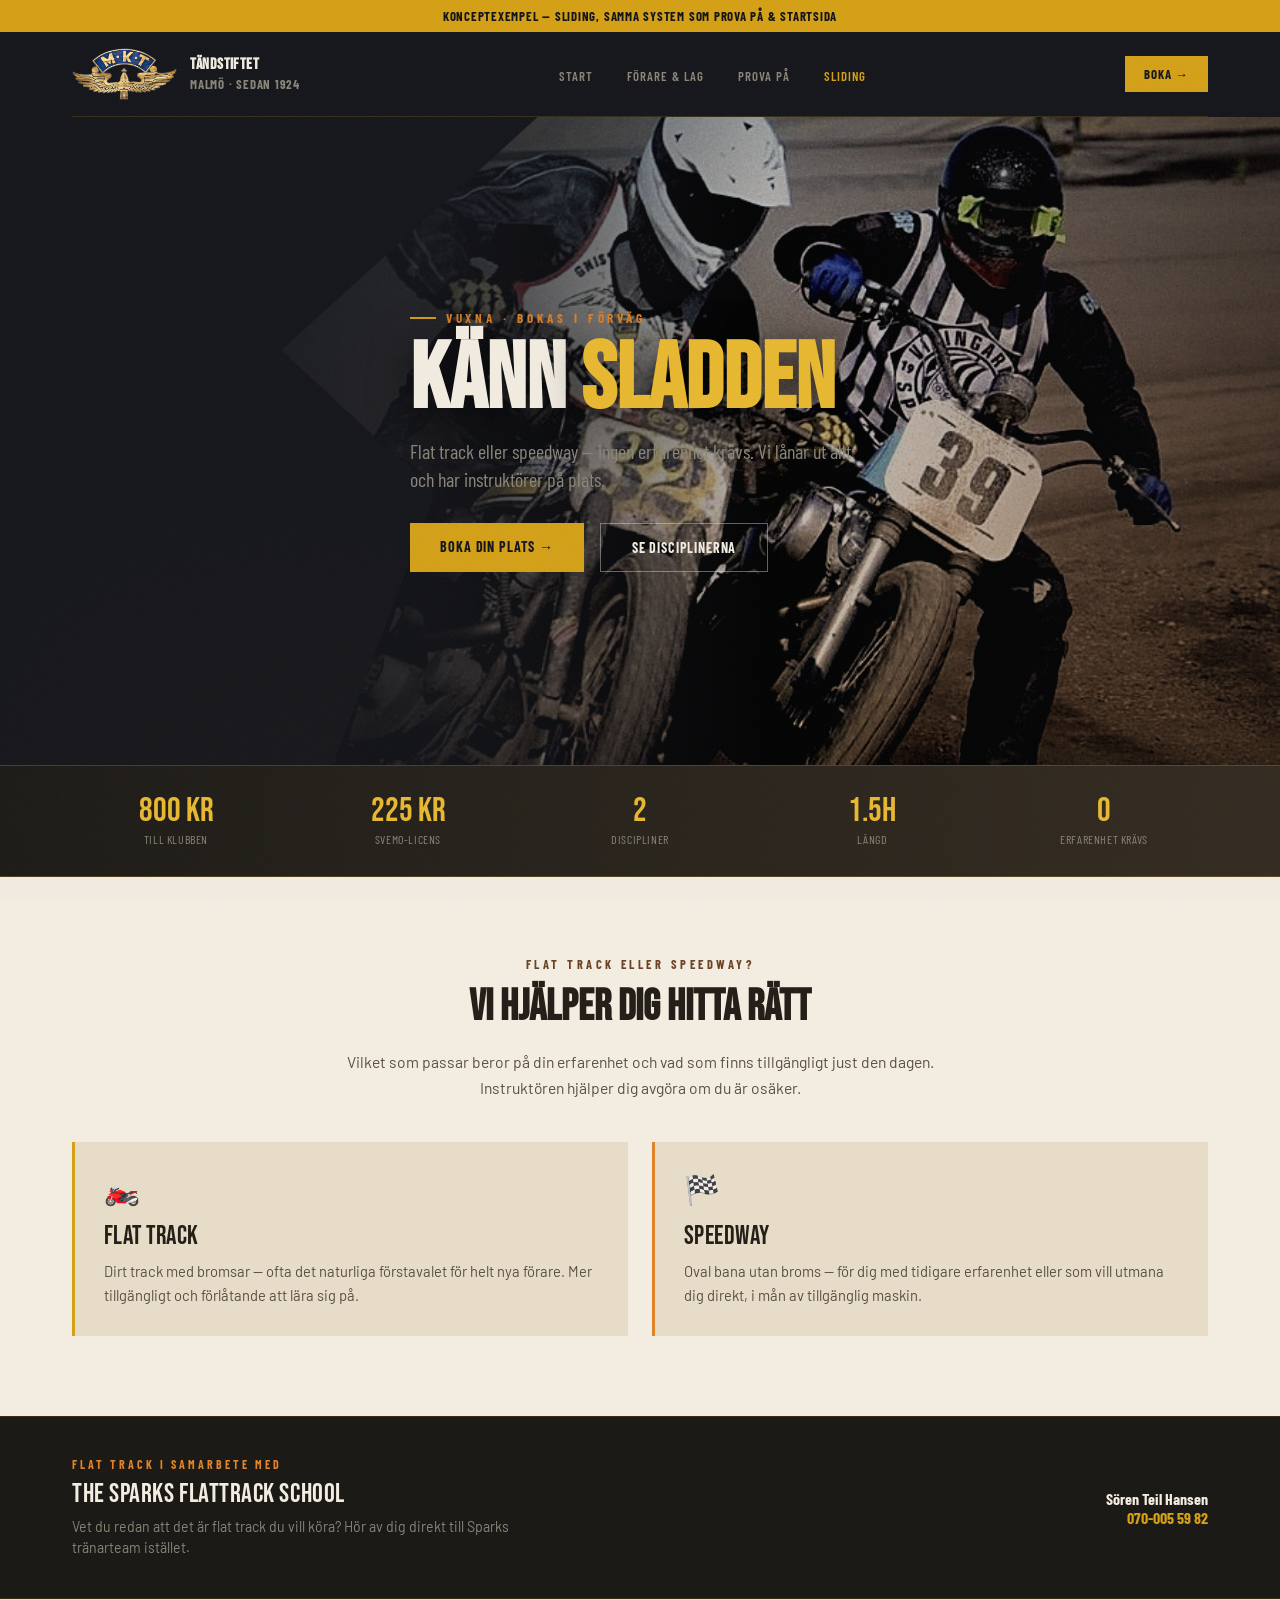
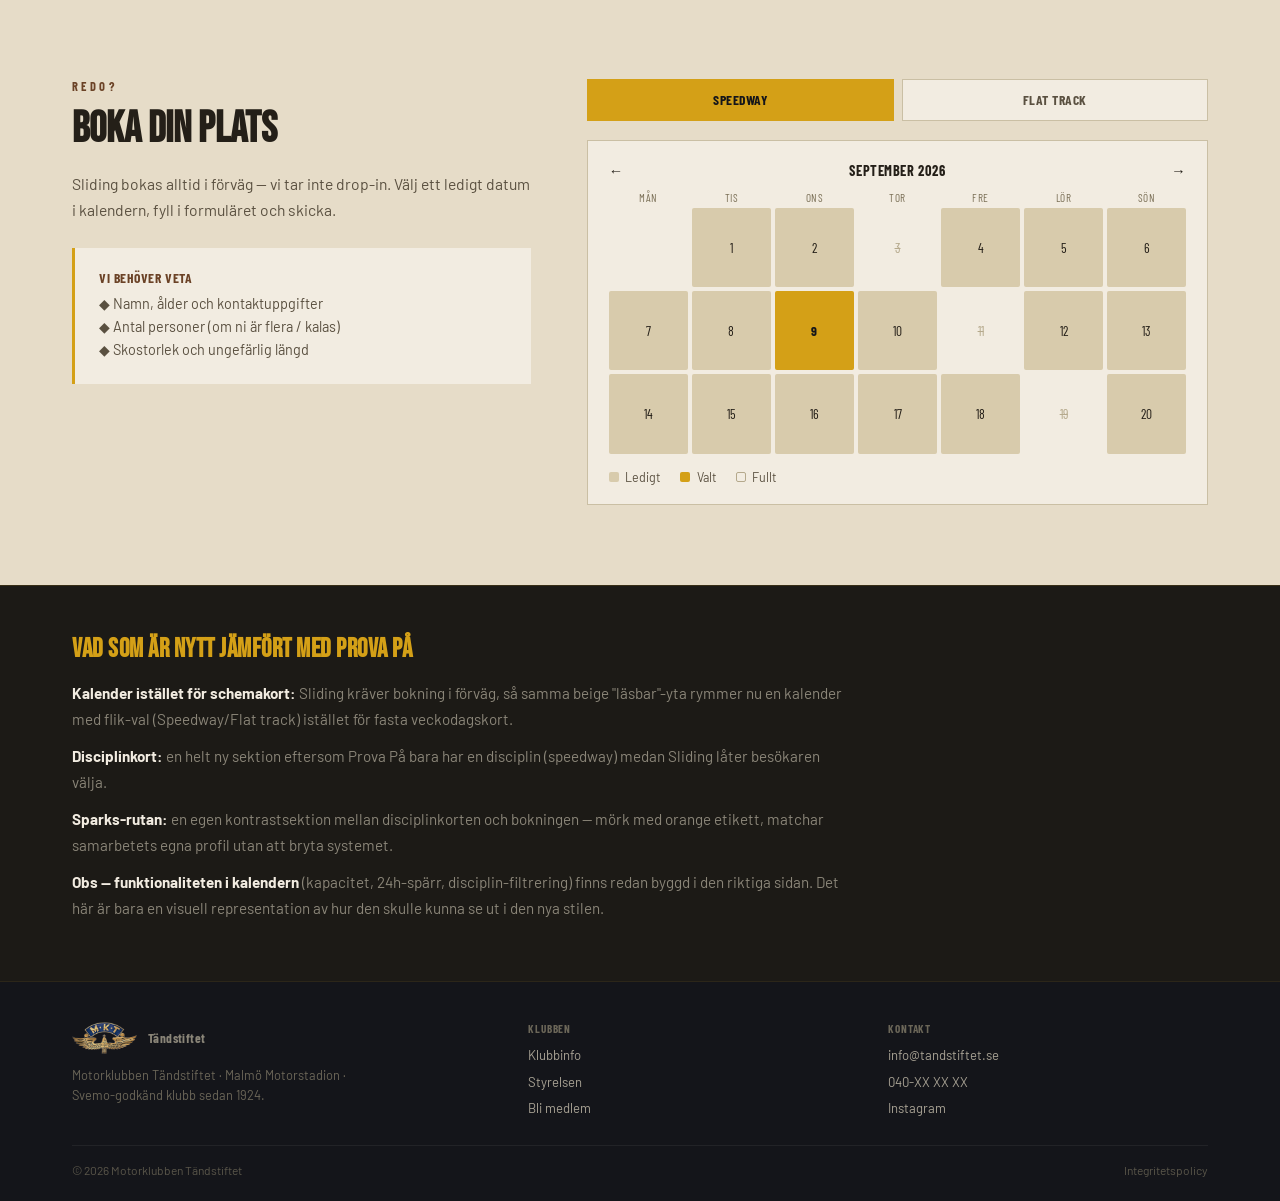
<file: design/concepts/koncept-sliding.html>
<!DOCTYPE html>
<html lang="sv">
<head>
<meta charset="UTF-8">
<meta name="viewport" content="width=device-width, initial-scale=1">
<title>Sliding — koncept</title>
<style>
@import url('https://fonts.googleapis.com/css2?family=Bebas+Neue&family=Barlow+Condensed:wght@400;600;700&family=Barlow:wght@400;500&display=swap');

:root {
  --black: #14151a;
  --black-warm: #1c1a16;
  --dust: #3a2f22;
  --rust: #6b4226;
  --orange: #e0842c;
  --gold: #d4a017;
  --gold-bright: #e8b830;
  --cream: #f2ece1;
  --beige-deep: #e6dcc8;
  --ink: #241f18;
  --grey: #8a8578;

  --display: 'Bebas Neue', sans-serif;
  --condensed: 'Barlow Condensed', sans-serif;
  --body: 'Barlow', sans-serif;
}

* { margin: 0; padding: 0; box-sizing: border-box; }
body { background: var(--black); color: var(--cream); font-family: var(--body); }
.wrap { max-width: 1200px; margin-inline: auto; padding-inline: 2rem; position: relative; z-index: 2; }

body::after {
  content: '';
  position: fixed; inset: 0; pointer-events: none; z-index: 50; opacity: 0.045;
  background-image: url("data:image/svg+xml,%3Csvg xmlns='http://www.w3.org/2000/svg' width='120' height='120'%3E%3Cfilter id='n'%3E%3CfeTurbulence type='fractalNoise' baseFrequency='0.85' numOctaves='3' stitchTiles='stitch'/%3E%3C/filter%3E%3Crect width='100%25' height='100%25' filter='url(%23n)'/%3E%3C/svg%3E");
}

.preview-flag { background: var(--gold); color: var(--black); text-align: center; font-family: var(--condensed); font-weight: 700; letter-spacing: 0.06em; font-size: 0.8rem; padding: 0.5rem; text-transform: uppercase; position: relative; z-index: 60; }

.nav { display: flex; align-items: center; justify-content: space-between; padding-block: 1rem; border-bottom: 1px solid rgba(212,160,23,0.18); }
.nav__brand { display: flex; align-items: center; gap: 0.8rem; text-decoration: none; }
.nav__brand img { height: 52px; width: auto; }
.nav__brand-text { font-family: var(--condensed); font-weight: 700; letter-spacing: 0.06em; text-transform: uppercase; font-size: 0.8rem; color: var(--grey); line-height: 1.3; }
.nav__brand-text strong { display: block; font-family: var(--display); font-size: 1rem; letter-spacing: 0.03em; color: var(--cream); }
.nav__links { display: flex; gap: 2.1rem; list-style: none; }
.nav__links a { font-family: var(--condensed); font-weight: 600; letter-spacing: 0.08em; text-transform: uppercase; font-size: 0.8rem; color: var(--grey); text-decoration: none; }
.nav__links a:hover, .nav__links a.is-active { color: var(--gold); }
.nav__cta { font-family: var(--condensed); font-weight: 700; letter-spacing: 0.06em; text-transform: uppercase; font-size: 0.8rem; color: var(--black); background: var(--gold); padding: 0.6rem 1.2rem; text-decoration: none; }

/* ── Hero ── */
.hero { position: relative; min-height: 72vh; display: flex; align-items: center; overflow: hidden;
  background: radial-gradient(ellipse 70% 60% at 78% 20%, rgba(212,160,23,0.14), transparent 60%), radial-gradient(ellipse 80% 70% at 10% 100%, rgba(107,66,38,0.4), transparent 65%), var(--black); }
.hero__img-wrap { position: absolute; inset: 0; clip-path: polygon(42% 0, 100% 0, 100% 100%, 26% 100%, 34% 58%, 22% 36%); overflow: hidden; }
@media (max-width: 860px) { .hero__img-wrap { clip-path: none; opacity: 0.25; } }
.hero__img { position: absolute; inset: 0; width: 100%; height: 100%; object-fit: cover; object-position: 68% center; filter: brightness(0.78) contrast(1.12) saturate(1.05); }
.hero__img-tint { position: absolute; inset: 0; background: linear-gradient(150deg, rgba(30,95,140,0.42) 0%, transparent 48%, rgba(224,132,44,0.4) 100%); mix-blend-mode: color; }
.hero__scrim { position: absolute; inset: 0; background: linear-gradient(90deg, rgba(20,21,26,0.97) 0%, rgba(20,21,26,0.85) 34%, rgba(20,21,26,0.1) 60%, rgba(20,21,26,0.22) 100%); }
.hero__content { position: relative; z-index: 2; max-width: 640px; padding-block: 3.5rem; }
.hero__eyebrow { font-family: var(--condensed); font-weight: 700; letter-spacing: 0.3em; text-transform: uppercase; font-size: 0.82rem; color: var(--orange); margin-bottom: 0.9rem; display: flex; align-items: center; gap: 0.6rem; }
.hero__eyebrow::before { content:''; width: 26px; height: 2px; background: var(--gold); }
.hero__title { font-family: var(--display); font-size: clamp(3.2rem, 8vw, 5.8rem); line-height: 0.87; color: var(--cream); text-transform: uppercase; margin-bottom: 1rem; text-shadow: 0 6px 40px rgba(0,0,0,0.6); }
.hero__title mark { background: none; color: var(--gold-bright); }
.hero__sub { font-family: var(--condensed); font-size: clamp(1.02rem, 1.9vw, 1.25rem); color: var(--grey); max-width: 460px; margin-bottom: 1.9rem; line-height: 1.4; }
.hero__ctas { display: flex; gap: 1rem; flex-wrap: wrap; }
.btn { font-family: var(--condensed); font-weight: 700; letter-spacing: 0.06em; text-transform: uppercase; font-size: 0.88rem; padding: 0.95rem 1.9rem; text-decoration: none; display: inline-block; }
.btn--primary { background: var(--gold); color: var(--black); }
.btn--primary:hover { background: var(--gold-bright); }
.btn--outline { border: 1px solid rgba(242,236,225,0.4); color: var(--cream); }
.btn--outline:hover { border-color: var(--gold); color: var(--gold); }

/* ── Facts strip ── */
.facts { background: linear-gradient(90deg, var(--black-warm), var(--dust) 130%); border-top: 1px solid rgba(212,160,23,0.25); border-bottom: 1px solid rgba(212,160,23,0.25); }
.facts__inner { display: flex; justify-content: space-between; flex-wrap: wrap; padding-block: 1.8rem; gap: 1.5rem; }
.fact { text-align: center; flex: 1; min-width: 110px; }
.fact__num { display: block; font-family: var(--display); font-size: 2.1rem; color: var(--gold-bright); line-height: 1; }
.fact__label { font-family: var(--condensed); font-size: 0.75rem; letter-spacing: 0.05em; text-transform: uppercase; color: var(--grey); margin-top: 0.3rem; }

/* ── Discipline cards (readable/beige) ── */
.readable { background: var(--cream); color: var(--ink); padding-block: clamp(3rem, 7vw, 5rem); }
.readable__head { text-align: center; margin-bottom: 2.5rem; }
.readable__eyebrow { font-family: var(--condensed); font-weight: 700; letter-spacing: 0.28em; text-transform: uppercase; font-size: 0.78rem; color: var(--rust); margin-bottom: 0.6rem; }
.readable__title { font-family: var(--display); font-size: clamp(1.9rem, 4vw, 2.7rem); color: var(--ink); text-transform: uppercase; margin-bottom: 1rem; }
.readable__text { font-size: 0.98rem; line-height: 1.7; color: #5a5040; margin-bottom: 1rem; max-width: 640px; }

.discipline-grid { display: grid; grid-template-columns: 1fr 1fr; gap: 1.5rem; margin-top: 2rem; }
@media (max-width: 780px) { .discipline-grid { grid-template-columns: 1fr; } }
.discipline-card { background: var(--beige-deep); border-left: 3px solid var(--gold); padding: 1.8rem; }
.discipline-card:nth-child(2) { border-left-color: var(--orange); }
.discipline-card__icon { font-size: 1.8rem; margin-bottom: 0.9rem; }
.discipline-card__title { font-family: var(--display); font-size: 1.6rem; letter-spacing: 0.02em; color: var(--ink); text-transform: uppercase; margin-bottom: 0.5rem; }
.discipline-card__desc { font-size: 0.92rem; color: #5a5040; line-height: 1.6; }

/* ── Partner callout ── */
.partner { background: var(--black-warm); border-top: 1px solid rgba(212,160,23,0.15); border-bottom: 1px solid rgba(212,160,23,0.15); padding-block: 2.5rem; }
.partner__inner { display: flex; justify-content: space-between; align-items: center; gap: 2rem; flex-wrap: wrap; }
.partner__label { font-family: var(--condensed); font-weight: 700; letter-spacing: 0.25em; text-transform: uppercase; font-size: 0.75rem; color: var(--orange); margin-bottom: 0.4rem; }
.partner__title { font-family: var(--display); font-size: 1.7rem; color: var(--cream); letter-spacing: 0.02em; }
.partner__desc { font-size: 0.88rem; color: var(--grey); max-width: 440px; margin-top: 0.4rem; line-height: 1.5; }
.partner__contact { text-align: right; font-family: var(--condensed); }
.partner__contact-name { display: block; font-weight: 700; color: var(--cream); font-size: 1rem; }
.partner__contact-phone { color: var(--gold); text-decoration: none; font-weight: 700; }

/* ── Calendar (static visual only at this concept stage) ── */
.book { background: var(--beige-deep); padding-block: clamp(3rem, 7vw, 5rem); }
.book__grid { display: grid; grid-template-columns: 0.85fr 1.15fr; gap: 3.5rem; }
@media (max-width: 900px) { .book__grid { grid-template-columns: 1fr; } }
.book__needs { background: var(--cream); border-left: 3px solid var(--gold); padding: 1.3rem 1.5rem; margin-top: 1.5rem; }
.book__needs-title { font-family: var(--condensed); font-weight: 700; text-transform: uppercase; letter-spacing: 0.04em; font-size: 0.85rem; color: var(--rust); margin-bottom: 0.6rem; }
.book__needs p { font-size: 0.9rem; color: #5a5040; margin-bottom: 0.35rem; }

.tabs { display: flex; gap: 0.5rem; margin-bottom: 1.2rem; }
.tab { flex: 1; font-family: var(--condensed); font-weight: 700; letter-spacing: 0.04em; text-transform: uppercase; font-size: 0.85rem; padding: 0.7rem 1rem; background: var(--cream); border: 1px solid #cabfa4; color: #5a5040; text-align: center; }
.tab.is-active { background: var(--gold); border-color: var(--gold); color: var(--black); }

.cal { background: var(--cream); border: 1px solid #cabfa4; padding: 1.3rem; }
.cal__head { display: flex; justify-content: space-between; align-items: center; margin-bottom: 0.8rem; font-family: var(--condensed); font-weight: 700; letter-spacing: 0.04em; text-transform: uppercase; font-size: 0.9rem; color: var(--ink); }
.cal__weekdays { display: grid; grid-template-columns: repeat(7, 1fr); gap: 4px; margin-bottom: 4px; text-align: center; font-family: var(--condensed); font-size: 0.7rem; letter-spacing: 0.04em; text-transform: uppercase; color: #7a6f56; }
.cal__grid { display: grid; grid-template-columns: repeat(7, 1fr); gap: 4px; }
.cal__day { aspect-ratio: 1; display: flex; align-items: center; justify-content: center; font-family: var(--condensed); font-size: 0.85rem; background: #d8cbac; color: var(--ink); border-radius: 2px; }
.cal__day.is-empty { background: none; }
.cal__day.is-full { background: transparent; color: #b5a98c; text-decoration: line-through; }
.cal__day.is-selected { background: var(--gold); color: var(--black); font-weight: 700; }
.cal__legend { display: flex; gap: 1.2rem; margin-top: 1rem; font-size: 0.78rem; color: #5a5040; }
.cal__legend span { display: inline-flex; align-items: center; gap: 0.4rem; }
.cal__legend i { width: 10px; height: 10px; display: inline-block; border-radius: 2px; background: #d8cbac; }

.note { background: var(--black-warm); padding-block: 3rem; border-top: 1px solid rgba(212,160,23,0.15); }
.note h2 { font-family: var(--display); font-size: 1.6rem; letter-spacing: 0.02em; color: var(--gold); margin-bottom: 1rem; }
.note p { font-size: 0.95rem; line-height: 1.7; color: var(--grey); max-width: 780px; margin-bottom: 0.7rem; }
.note strong { color: var(--cream); }

.site-footer { background: var(--black); border-top: 1px solid rgba(212,160,23,0.12); padding-block: 2.5rem 1.5rem; }
.site-footer__grid { display: grid; grid-template-columns: 1.3fr 1fr 1fr; gap: 2.5rem; padding-bottom: 1.8rem; border-bottom: 1px solid rgba(255,255,255,0.06); }
@media (max-width: 780px) { .site-footer__grid { grid-template-columns: 1fr; gap: 1.6rem; } }
.site-footer__brand { display: flex; align-items: center; gap: 0.7rem; margin-bottom: 0.7rem; }
.site-footer__brand img { height: 32px; width: auto; opacity: 0.85; }
.site-footer__brand span { font-family: var(--condensed); font-weight: 700; font-size: 0.82rem; color: #8a8578; letter-spacing: 0.03em; }
.site-footer__desc { font-size: 0.8rem; color: #6b6658; line-height: 1.6; max-width: 280px; }
.site-footer__heading { font-family: var(--condensed); font-weight: 700; letter-spacing: 0.08em; text-transform: uppercase; font-size: 0.7rem; color: #6b6658; margin-bottom: 0.6rem; }
.site-footer__links { list-style: none; display: flex; flex-direction: column; gap: 0.45rem; }
.site-footer__links a { font-size: 0.82rem; color: #a8a294; text-decoration: none; }
.site-footer__links a:hover { color: var(--gold); }
.site-footer__bottom { display: flex; justify-content: space-between; align-items: center; padding-top: 1.1rem; flex-wrap: wrap; gap: 0.6rem; }
.site-footer__copy { font-size: 0.75rem; color: #5a564a; }
.site-footer__bottom a { font-size: 0.75rem; color: #5a564a; text-decoration: none; }
.site-footer__bottom a:hover { color: var(--gold); }

/* ── Mobile navigation ── */
.nav__toggle { display: none; }
@media (max-width: 860px) {
  .wrap--nav { z-index: 30; }
  .nav { position: relative; gap: 0.6rem; }
  .nav__cta { margin-left: auto; white-space: nowrap; }
  .nav__toggle { display: inline-flex; flex-direction: column; justify-content: center; align-items: center; gap: 4px; width: 40px; height: 40px; flex-shrink: 0; background: transparent; border: 1px solid rgba(212,160,23,0.4); cursor: pointer; }
  .nav__toggle span { display: block; width: 18px; height: 2px; background: var(--gold); }
  .nav__links { display: none; position: absolute; top: calc(100% + 0.5rem); left: 0; right: 0; flex-direction: column; gap: 0; background: var(--black-warm); border: 1px solid rgba(212,160,23,0.3); padding: 0.4rem 1.2rem; z-index: 40; }
  .nav__links.is-open { display: flex; }
  .nav__links li + li { border-top: 1px solid rgba(255,255,255,0.06); }
  .nav__links a { display: block; padding: 0.9rem 0; font-size: 0.9rem; }
}
@media (max-width: 520px) {
  .nav { gap: 0.4rem; }
  .nav__brand { gap: 0.5rem; }
  .nav__brand img { height: 44px; }
  .nav__brand-text { font-size: 0; line-height: 1; }
  .nav__brand-text strong { font-size: 0.95rem; }
  .nav__cta { padding: 0.5rem 0.7rem; font-size: 0.72rem; }
}
@media (max-width: 480px) {
  .wrap { padding-inline: 1.25rem; }
  h1, h2 { overflow-wrap: break-word; hyphens: auto; }
}
@media (max-width: 380px) {
  .nav__brand-text { display: none; }
}
</style>
</head>
<body>

<div class="preview-flag">Konceptexempel — Sliding, samma system som Prova På & startsida</div>

<div class="wrap wrap--nav">
  <nav class="nav">
    <a href="#" class="nav__brand">
      <img src="images/mkt-logo.png" alt="Motorklubben Tändstiftet">
      <span class="nav__brand-text"><strong>Tändstiftet</strong>Malmö · Sedan 1924</span>
    </a>
    <ul class="nav__links" id="huvudmeny">
      <li><a href="#">Start</a></li>
      <li><a href="#">Förare & Lag</a></li>
      <li><a href="#">Prova På</a></li>
      <li><a href="#" class="is-active">Sliding</a></li>
    </ul>
    <a href="#" class="nav__cta">Boka →</a>
    <button type="button" class="nav__toggle" aria-label="Meny" aria-expanded="false" aria-controls="huvudmeny"><span></span><span></span><span></span></button>
  </nav>
</div>

<section class="hero">
  <div class="hero__img-wrap">
    <img src="images/action-1.jpg" alt="" class="hero__img">
    <div class="hero__img-tint"></div>
  </div>
  <div class="hero__scrim"></div>
  <div class="wrap hero__content">
    <div class="hero__eyebrow">Vuxna · Bokas i förväg</div>
    <h1 class="hero__title">Känn <mark>sladden</mark></h1>
    <p class="hero__sub">Flat track eller speedway — ingen erfarenhet krävs. Vi lånar ut allt och har instruktörer på plats.</p>
    <div class="hero__ctas">
      <a href="#boka" class="btn btn--primary">Boka din plats →</a>
      <a href="#" class="btn btn--outline">Se disciplinerna</a>
    </div>
  </div>
</section>

<section class="facts">
  <div class="wrap facts__inner">
    <div class="fact"><span class="fact__num">800 kr</span><span class="fact__label">Till klubben</span></div>
    <div class="fact"><span class="fact__num">225 kr</span><span class="fact__label">Svemo-licens</span></div>
    <div class="fact"><span class="fact__num">2</span><span class="fact__label">Discipliner</span></div>
    <div class="fact"><span class="fact__num">1.5h</span><span class="fact__label">Längd</span></div>
    <div class="fact"><span class="fact__num">0</span><span class="fact__label">Erfarenhet krävs</span></div>
  </div>
</section>

<section class="readable">
  <div class="wrap">
    <div class="readable__head">
      <div class="readable__eyebrow">Flat track eller speedway?</div>
      <h2 class="readable__title">Vi hjälper dig hitta rätt</h2>
      <p class="readable__text" style="margin-inline:auto;text-align:center">Vilket som passar beror på din erfarenhet och vad som finns tillgängligt just den dagen. Instruktören hjälper dig avgöra om du är osäker.</p>
    </div>
    <div class="discipline-grid">
      <div class="discipline-card">
        <div class="discipline-card__icon">🏍️</div>
        <div class="discipline-card__title">Flat Track</div>
        <div class="discipline-card__desc">Dirt track med bromsar — ofta det naturliga förstavalet för helt nya förare. Mer tillgängligt och förlåtande att lära sig på.</div>
      </div>
      <div class="discipline-card">
        <div class="discipline-card__icon">🏁</div>
        <div class="discipline-card__title">Speedway</div>
        <div class="discipline-card__desc">Oval bana utan broms — för dig med tidigare erfarenhet eller som vill utmana dig direkt, i mån av tillgänglig maskin.</div>
      </div>
    </div>
  </div>
</section>

<section class="partner">
  <div class="wrap partner__inner">
    <div>
      <div class="partner__label">Flat track i samarbete med</div>
      <div class="partner__title">The Sparks Flattrack School</div>
      <p class="partner__desc">Vet du redan att det är flat track du vill köra? Hör av dig direkt till Sparks tränarteam istället.</p>
    </div>
    <div class="partner__contact">
      <span class="partner__contact-name">Sören Teil Hansen</span>
      <a href="tel:0700055982" class="partner__contact-phone">070-005 59 82</a>
    </div>
  </div>
</section>

<section class="book" id="boka">
  <div class="wrap book__grid">
    <div>
      <div class="readable__eyebrow">Redo?</div>
      <h2 class="readable__title">Boka din plats</h2>
      <p class="readable__text">Sliding bokas alltid i förväg — vi tar inte drop-in. Välj ett ledigt datum i kalendern, fyll i formuläret och skicka.</p>
      <div class="book__needs">
        <div class="book__needs-title">Vi behöver veta</div>
        <p>◆ Namn, ålder och kontaktuppgifter</p>
        <p>◆ Antal personer (om ni är flera / kalas)</p>
        <p>◆ Skostorlek och ungefärlig längd</p>
      </div>
    </div>
    <div>
      <div class="tabs">
        <div class="tab is-active">Speedway</div>
        <div class="tab">Flat track</div>
      </div>
      <div class="cal">
        <div class="cal__head"><span>←</span><span>September 2026</span><span>→</span></div>
        <div class="cal__weekdays"><span>Mån</span><span>Tis</span><span>Ons</span><span>Tor</span><span>Fre</span><span>Lör</span><span>Sön</span></div>
        <div class="cal__grid">
          <div class="cal__day is-empty"></div>
          <div class="cal__day">1</div><div class="cal__day">2</div><div class="cal__day is-full">3</div><div class="cal__day">4</div><div class="cal__day">5</div><div class="cal__day">6</div>
          <div class="cal__day">7</div><div class="cal__day">8</div><div class="cal__day is-selected">9</div><div class="cal__day">10</div><div class="cal__day is-full">11</div><div class="cal__day">12</div><div class="cal__day">13</div>
          <div class="cal__day">14</div><div class="cal__day">15</div><div class="cal__day">16</div><div class="cal__day">17</div><div class="cal__day">18</div><div class="cal__day is-full">19</div><div class="cal__day">20</div>
        </div>
        <div class="cal__legend">
          <span><i></i> Ledigt</span>
          <span><i style="background:var(--gold)"></i> Valt</span>
          <span><i style="background:transparent;border:1px solid #b5a98c"></i> Fullt</span>
        </div>
      </div>
    </div>
  </div>
</section>

<section class="note">
  <div class="wrap">
    <h2>Vad som är nytt jämfört med Prova På</h2>
    <p><strong>Kalender istället för schemakort:</strong> Sliding kräver bokning i förväg, så samma beige "läsbar"-yta rymmer nu en kalender med flik-val (Speedway/Flat track) istället för fasta veckodagskort.</p>
    <p><strong>Disciplinkort:</strong> en helt ny sektion eftersom Prova På bara har en disciplin (speedway) medan Sliding låter besökaren välja.</p>
    <p><strong>Sparks-rutan:</strong> en egen kontrastsektion mellan disciplinkorten och bokningen — mörk med orange etikett, matchar samarbetets egna profil utan att bryta systemet.</p>
    <p><strong>Obs — funktionaliteten i kalendern</strong> (kapacitet, 24h-spärr, disciplin-filtrering) finns redan byggd i den riktiga sidan. Det här är bara en visuell representation av hur den skulle kunna se ut i den nya stilen.</p>
  </div>
</section>

<footer class="site-footer">
  <div class="wrap">
    <div class="site-footer__grid">
      <div>
        <div class="site-footer__brand">
          <img src="images/mkt-logo.png" alt="Motorklubben Tändstiftet">
          <span>Tändstiftet</span>
        </div>
        <p class="site-footer__desc">Motorklubben Tändstiftet · Malmö Motorstadion · Svemo-godkänd klubb sedan 1924.</p>
      </div>
      <div>
        <div class="site-footer__heading">Klubben</div>
        <ul class="site-footer__links">
          <li><a href="#">Klubbinfo</a></li>
          <li><a href="#">Styrelsen</a></li>
          <li><a href="#">Bli medlem</a></li>
        </ul>
      </div>
      <div>
        <div class="site-footer__heading">Kontakt</div>
        <ul class="site-footer__links">
          <li><a href="#">info@tandstiftet.se</a></li>
          <li><a href="#">040-XX XX XX</a></li>
          <li><a href="#">Instagram</a></li>
        </ul>
      </div>
    </div>
    <div class="site-footer__bottom">
      <span class="site-footer__copy">© 2026 Motorklubben Tändstiftet</span>
      <a href="#">Integritetspolicy</a>
    </div>
  </div>
</footer>

<script>
(function(){
  var t = document.querySelector('.nav__toggle'), l = document.querySelector('.nav__links');
  if (!t || !l) return;
  t.addEventListener('click', function(){
    var open = l.classList.toggle('is-open');
    t.setAttribute('aria-expanded', open ? 'true' : 'false');
  });
})();
</script>
</body>
</html>
</file>
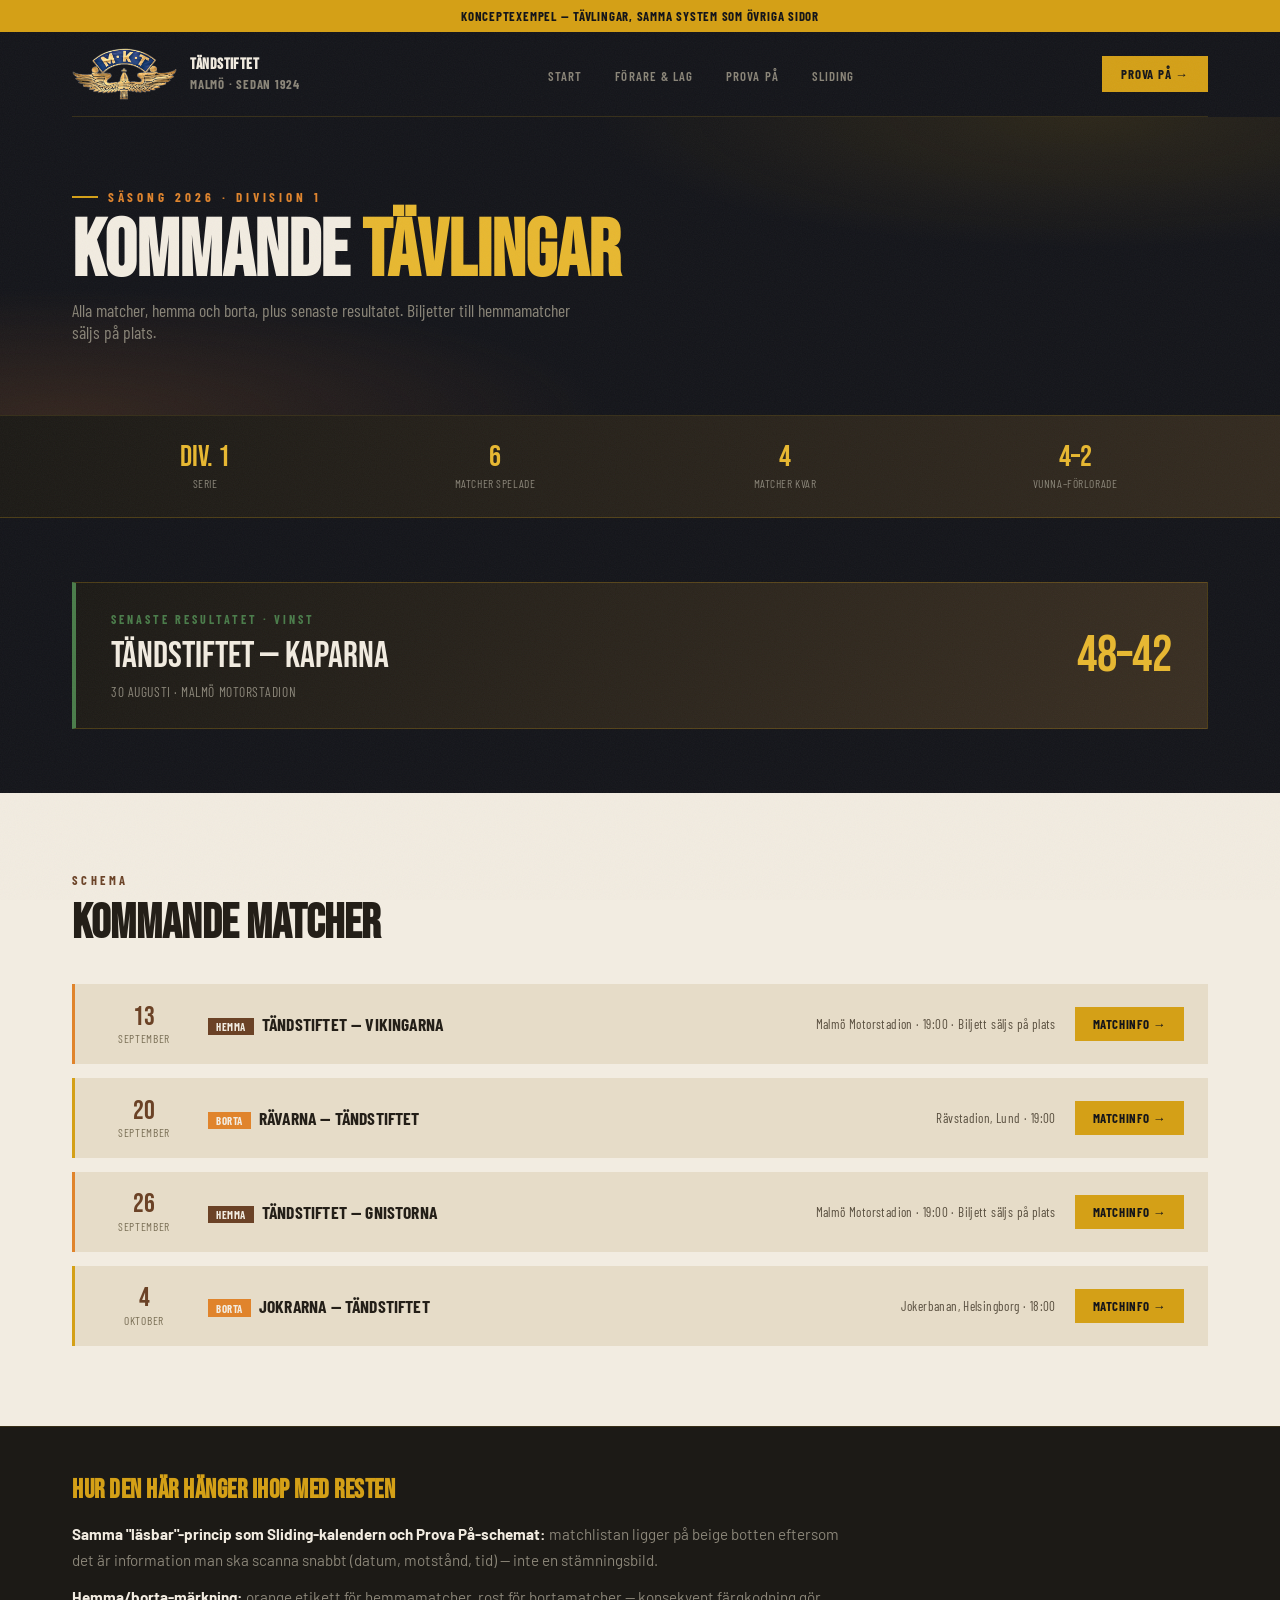
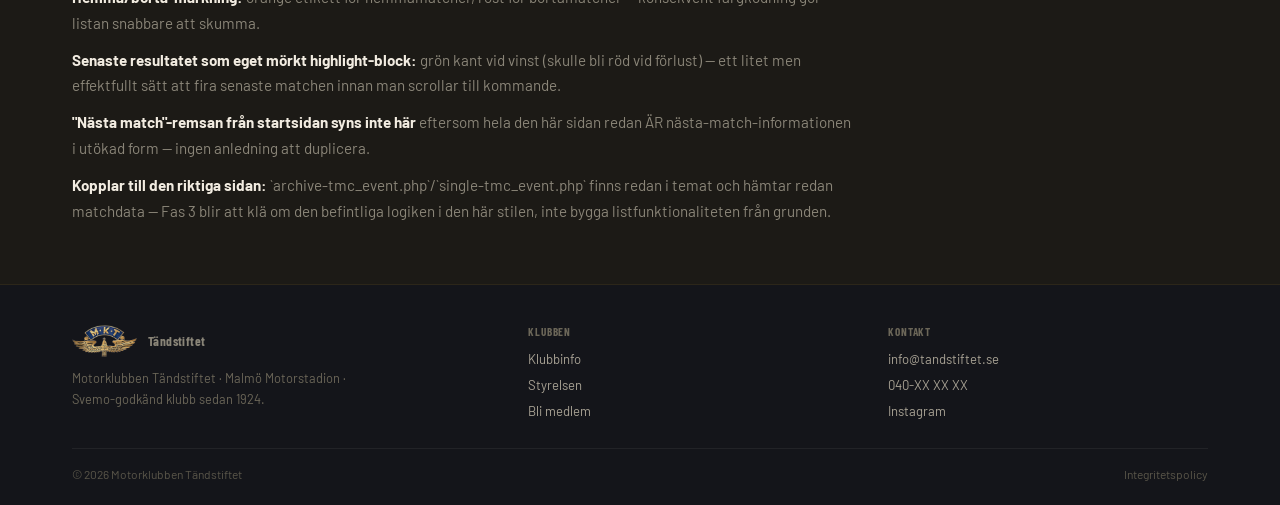
<file: design/concepts/koncept-tavlingar.html>
<!DOCTYPE html>
<html lang="sv">
<head>
<meta charset="UTF-8">
<meta name="viewport" content="width=device-width, initial-scale=1">
<title>Tävlingar — koncept</title>
<style>
@import url('https://fonts.googleapis.com/css2?family=Bebas+Neue&family=Barlow+Condensed:wght@400;600;700&family=Barlow:wght@400;500&display=swap');

:root {
  --black: #14151a;
  --black-warm: #1c1a16;
  --dust: #3a2f22;
  --rust: #6b4226;
  --orange: #e0842c;
  --gold: #d4a017;
  --gold-bright: #e8b830;
  --cream: #f2ece1;
  --beige-deep: #e6dcc8;
  --ink: #241f18;
  --grey: #8a8578;
  --win: #4a7c4a;
  --loss: #a34848;

  --display: 'Bebas Neue', sans-serif;
  --condensed: 'Barlow Condensed', sans-serif;
  --body: 'Barlow', sans-serif;
}

* { margin: 0; padding: 0; box-sizing: border-box; }
body { background: var(--black); color: var(--cream); font-family: var(--body); }
.wrap { max-width: 1200px; margin-inline: auto; padding-inline: 2rem; position: relative; z-index: 2; }

body::after {
  content: '';
  position: fixed; inset: 0; pointer-events: none; z-index: 50; opacity: 0.045;
  background-image: url("data:image/svg+xml,%3Csvg xmlns='http://www.w3.org/2000/svg' width='120' height='120'%3E%3Cfilter id='n'%3E%3CfeTurbulence type='fractalNoise' baseFrequency='0.85' numOctaves='3' stitchTiles='stitch'/%3E%3C/filter%3E%3Crect width='100%25' height='100%25' filter='url(%23n)'/%3E%3C/svg%3E");
}

.preview-flag { background: var(--gold); color: var(--black); text-align: center; font-family: var(--condensed); font-weight: 700; letter-spacing: 0.06em; font-size: 0.8rem; padding: 0.5rem; text-transform: uppercase; position: relative; z-index: 60; }

.nav { display: flex; align-items: center; justify-content: space-between; padding-block: 1rem; border-bottom: 1px solid rgba(212,160,23,0.18); }
.nav__brand { display: flex; align-items: center; gap: 0.8rem; text-decoration: none; }
.nav__brand img { height: 52px; width: auto; }
.nav__brand-text { font-family: var(--condensed); font-weight: 700; letter-spacing: 0.06em; text-transform: uppercase; font-size: 0.8rem; color: var(--grey); line-height: 1.3; }
.nav__brand-text strong { display: block; font-family: var(--display); font-size: 1rem; letter-spacing: 0.03em; color: var(--cream); }
.nav__links { display: flex; gap: 2.1rem; list-style: none; }
.nav__links a { font-family: var(--condensed); font-weight: 600; letter-spacing: 0.08em; text-transform: uppercase; font-size: 0.8rem; color: var(--grey); text-decoration: none; }
.nav__links a:hover, .nav__links a.is-active { color: var(--gold); }
.nav__cta { font-family: var(--condensed); font-weight: 700; letter-spacing: 0.06em; text-transform: uppercase; font-size: 0.8rem; color: var(--black); background: var(--gold); padding: 0.6rem 1.2rem; text-decoration: none; }

/* ── Compact page hero ── */
.pagehero { position: relative; padding-block: clamp(3rem, 7vw, 4.5rem); overflow: hidden;
  background: radial-gradient(ellipse 70% 80% at 85% 0%, rgba(212,160,23,0.12), transparent 55%), radial-gradient(ellipse 70% 70% at 5% 100%, rgba(107,66,38,0.35), transparent 60%), var(--black);
  border-bottom: 1px solid rgba(212,160,23,0.18); }
.pagehero__eyebrow { font-family: var(--condensed); font-weight: 700; letter-spacing: 0.3em; text-transform: uppercase; font-size: 0.82rem; color: var(--orange); margin-bottom: 0.7rem; display: flex; align-items: center; gap: 0.6rem; }
.pagehero__eyebrow::before { content:''; width: 26px; height: 2px; background: var(--gold); }
.pagehero__title { font-family: var(--display); font-size: clamp(3rem, 7vw, 5rem); line-height: 0.9; color: var(--cream); text-transform: uppercase; margin-bottom: 0.7rem; }
.pagehero__title mark { background: none; color: var(--gold-bright); }
.pagehero__sub { font-family: var(--condensed); font-size: 1.1rem; color: var(--grey); max-width: 520px; }

/* ── Facts strip ── */
.facts { background: linear-gradient(90deg, var(--black-warm), var(--dust) 130%); border-bottom: 1px solid rgba(212,160,23,0.25); }
.facts__inner { display: flex; justify-content: space-between; flex-wrap: wrap; padding-block: 1.6rem; gap: 1.5rem; }
.fact { text-align: center; flex: 1; min-width: 110px; }
.fact__num { display: block; font-family: var(--display); font-size: 1.9rem; color: var(--gold-bright); line-height: 1; }
.fact__label { font-family: var(--condensed); font-size: 0.72rem; letter-spacing: 0.05em; text-transform: uppercase; color: var(--grey); margin-top: 0.3rem; }

/* ── Latest result highlight (dark, celebratory) ── */
.result { padding-block: clamp(2.5rem, 6vw, 4rem); }
.result__card {
  background: linear-gradient(120deg, var(--black-warm) 0%, var(--dust) 100%);
  border: 1px solid rgba(212,160,23,0.25);
  border-left: 4px solid var(--win);
  padding: 1.8rem 2.2rem;
  display: flex; align-items: center; justify-content: space-between; gap: 1.5rem; flex-wrap: wrap;
}
.result__label { font-family: var(--condensed); font-weight: 700; letter-spacing: 0.25em; text-transform: uppercase; font-size: 0.75rem; color: var(--win); margin-bottom: 0.5rem; }
.result__teams { font-family: var(--display); font-size: clamp(1.6rem, 3.5vw, 2.3rem); color: var(--cream); text-transform: uppercase; }
.result__score { font-family: var(--display); font-size: clamp(2.2rem, 5vw, 3.2rem); color: var(--gold-bright); }
.result__meta { font-family: var(--condensed); font-size: 0.85rem; color: var(--grey); letter-spacing: 0.04em; text-transform: uppercase; margin-top: 0.3rem; }

/* ── Match list (beige — readability matters, this is a scannable schedule) ── */
.matches { background: var(--cream); color: var(--ink); padding-block: clamp(3rem, 7vw, 5rem); }
.matches__head { margin-bottom: 2rem; }
.matches__eyebrow { font-family: var(--condensed); font-weight: 700; letter-spacing: 0.28em; text-transform: uppercase; font-size: 0.78rem; color: var(--rust); margin-bottom: 0.5rem; }
.matches__title { font-family: var(--display); font-size: clamp(2rem, 4.5vw, 3rem); color: var(--ink); text-transform: uppercase; }

.match-list { display: flex; flex-direction: column; gap: 0.9rem; }
.match-row {
  background: var(--beige-deep);
  border-left: 3px solid var(--gold);
  padding: 1.2rem 1.5rem;
  display: grid;
  grid-template-columns: 90px 1fr auto auto;
  align-items: center;
  gap: 1.2rem;
}
.match-row.is-home { border-left-color: var(--orange); }
@media (max-width: 780px) { .match-row { grid-template-columns: 70px 1fr; row-gap: 0.6rem; } .match-row__venue, .match-row__cta { grid-column: 1 / -1; } }

.match-row__date { text-align: center; }
.match-row__day { font-family: var(--display); font-size: 1.7rem; color: var(--rust); line-height: 1; }
.match-row__month { font-family: var(--condensed); font-size: 0.72rem; letter-spacing: 0.06em; text-transform: uppercase; color: #7a6f56; }

.match-row__teams { font-family: var(--condensed); font-weight: 700; letter-spacing: 0.01em; font-size: 1.1rem; color: var(--ink); text-transform: uppercase; }
.match-row__tag { display: inline-block; font-size: 0.68rem; font-weight: 700; letter-spacing: 0.05em; text-transform: uppercase; padding: 0.15rem 0.5rem; margin-right: 0.5rem; background: var(--orange); color: var(--cream); }
.match-row.is-home .match-row__tag { background: var(--rust); }

.match-row__venue { font-family: var(--condensed); font-size: 0.82rem; color: #5a5040; letter-spacing: 0.03em; }

.match-row__cta { font-family: var(--condensed); font-weight: 700; letter-spacing: 0.05em; text-transform: uppercase; font-size: 0.8rem; color: var(--black); background: var(--gold); padding: 0.55rem 1.1rem; text-decoration: none; white-space: nowrap; }
.match-row__cta:hover { background: var(--gold-bright); }

.note { background: var(--black-warm); padding-block: 3rem; border-top: 1px solid rgba(212,160,23,0.15); }
.note h2 { font-family: var(--display); font-size: 1.6rem; letter-spacing: 0.02em; color: var(--gold); margin-bottom: 1rem; }
.note p { font-size: 0.95rem; line-height: 1.7; color: var(--grey); max-width: 780px; margin-bottom: 0.7rem; }
.note strong { color: var(--cream); }

.site-footer { background: var(--black); border-top: 1px solid rgba(212,160,23,0.12); padding-block: 2.5rem 1.5rem; }
.site-footer__grid { display: grid; grid-template-columns: 1.3fr 1fr 1fr; gap: 2.5rem; padding-bottom: 1.8rem; border-bottom: 1px solid rgba(255,255,255,0.06); }
@media (max-width: 780px) { .site-footer__grid { grid-template-columns: 1fr; gap: 1.6rem; } }
.site-footer__brand { display: flex; align-items: center; gap: 0.7rem; margin-bottom: 0.7rem; }
.site-footer__brand img { height: 32px; width: auto; opacity: 0.85; }
.site-footer__brand span { font-family: var(--condensed); font-weight: 700; font-size: 0.82rem; color: #8a8578; letter-spacing: 0.03em; }
.site-footer__desc { font-size: 0.8rem; color: #6b6658; line-height: 1.6; max-width: 280px; }
.site-footer__heading { font-family: var(--condensed); font-weight: 700; letter-spacing: 0.08em; text-transform: uppercase; font-size: 0.7rem; color: #6b6658; margin-bottom: 0.6rem; }
.site-footer__links { list-style: none; display: flex; flex-direction: column; gap: 0.45rem; }
.site-footer__links a { font-size: 0.82rem; color: #a8a294; text-decoration: none; }
.site-footer__links a:hover { color: var(--gold); }
.site-footer__bottom { display: flex; justify-content: space-between; align-items: center; padding-top: 1.1rem; flex-wrap: wrap; gap: 0.6rem; }
.site-footer__copy { font-size: 0.75rem; color: #5a564a; }
.site-footer__bottom a { font-size: 0.75rem; color: #5a564a; text-decoration: none; }
.site-footer__bottom a:hover { color: var(--gold); }

/* ── Mobile navigation ── */
.nav__toggle { display: none; }
@media (max-width: 860px) {
  .wrap--nav { z-index: 30; }
  .nav { position: relative; gap: 0.6rem; }
  .nav__cta { margin-left: auto; white-space: nowrap; }
  .nav__toggle { display: inline-flex; flex-direction: column; justify-content: center; align-items: center; gap: 4px; width: 40px; height: 40px; flex-shrink: 0; background: transparent; border: 1px solid rgba(212,160,23,0.4); cursor: pointer; }
  .nav__toggle span { display: block; width: 18px; height: 2px; background: var(--gold); }
  .nav__links { display: none; position: absolute; top: calc(100% + 0.5rem); left: 0; right: 0; flex-direction: column; gap: 0; background: var(--black-warm); border: 1px solid rgba(212,160,23,0.3); padding: 0.4rem 1.2rem; z-index: 40; }
  .nav__links.is-open { display: flex; }
  .nav__links li + li { border-top: 1px solid rgba(255,255,255,0.06); }
  .nav__links a { display: block; padding: 0.9rem 0; font-size: 0.9rem; }
}
@media (max-width: 520px) {
  .nav { gap: 0.4rem; }
  .nav__brand { gap: 0.5rem; }
  .nav__brand img { height: 44px; }
  .nav__brand-text { font-size: 0; line-height: 1; }
  .nav__brand-text strong { font-size: 0.95rem; }
  .nav__cta { padding: 0.5rem 0.7rem; font-size: 0.72rem; }
}
@media (max-width: 480px) {
  .wrap { padding-inline: 1.25rem; }
  h1, h2 { overflow-wrap: break-word; hyphens: auto; }
}
@media (max-width: 380px) {
  .nav__brand-text { display: none; }
}
</style>
</head>
<body>

<div class="preview-flag">Konceptexempel — Tävlingar, samma system som övriga sidor</div>

<div class="wrap wrap--nav">
  <nav class="nav">
    <a href="#" class="nav__brand">
      <img src="images/mkt-logo.png" alt="Motorklubben Tändstiftet">
      <span class="nav__brand-text"><strong>Tändstiftet</strong>Malmö · Sedan 1924</span>
    </a>
    <ul class="nav__links" id="huvudmeny">
      <li><a href="#">Start</a></li>
      <li><a href="#">Förare & Lag</a></li>
      <li><a href="#">Prova På</a></li>
      <li><a href="#">Sliding</a></li>
    </ul>
    <a href="#" class="nav__cta">Prova på →</a>
    <button type="button" class="nav__toggle" aria-label="Meny" aria-expanded="false" aria-controls="huvudmeny"><span></span><span></span><span></span></button>
  </nav>
</div>

<section class="pagehero">
  <div class="wrap">
    <div class="pagehero__eyebrow">Säsong 2026 · Division 1</div>
    <h1 class="pagehero__title">Kommande <mark>tävlingar</mark></h1>
    <p class="pagehero__sub">Alla matcher, hemma och borta, plus senaste resultatet. Biljetter till hemmamatcher säljs på plats.</p>
  </div>
</section>

<section class="facts">
  <div class="wrap facts__inner">
    <div class="fact"><span class="fact__num">Div. 1</span><span class="fact__label">Serie</span></div>
    <div class="fact"><span class="fact__num">6</span><span class="fact__label">Matcher spelade</span></div>
    <div class="fact"><span class="fact__num">4</span><span class="fact__label">Matcher kvar</span></div>
    <div class="fact"><span class="fact__num">4–2</span><span class="fact__label">Vunna–förlorade</span></div>
  </div>
</section>

<section class="result">
  <div class="wrap">
    <div class="result__card">
      <div>
        <div class="result__label">Senaste resultatet · Vinst</div>
        <div class="result__teams">Tändstiftet — Kaparna</div>
        <div class="result__meta">30 augusti · Malmö Motorstadion</div>
      </div>
      <div class="result__score">48–42</div>
    </div>
  </div>
</section>

<section class="matches">
  <div class="wrap">
    <div class="matches__head">
      <div class="matches__eyebrow">Schema</div>
      <h2 class="matches__title">Kommande matcher</h2>
    </div>
    <div class="match-list">
      <div class="match-row is-home">
        <div class="match-row__date"><div class="match-row__day">13</div><div class="match-row__month">September</div></div>
        <div class="match-row__teams"><span class="match-row__tag">Hemma</span>Tändstiftet — Vikingarna</div>
        <div class="match-row__venue">Malmö Motorstadion · 19:00 · Biljett säljs på plats</div>
        <a href="#" class="match-row__cta">Matchinfo →</a>
      </div>
      <div class="match-row">
        <div class="match-row__date"><div class="match-row__day">20</div><div class="match-row__month">September</div></div>
        <div class="match-row__teams"><span class="match-row__tag">Borta</span>Rävarna — Tändstiftet</div>
        <div class="match-row__venue">Rävstadion, Lund · 19:00</div>
        <a href="#" class="match-row__cta">Matchinfo →</a>
      </div>
      <div class="match-row is-home">
        <div class="match-row__date"><div class="match-row__day">26</div><div class="match-row__month">September</div></div>
        <div class="match-row__teams"><span class="match-row__tag">Hemma</span>Tändstiftet — Gnistorna</div>
        <div class="match-row__venue">Malmö Motorstadion · 19:00 · Biljett säljs på plats</div>
        <a href="#" class="match-row__cta">Matchinfo →</a>
      </div>
      <div class="match-row">
        <div class="match-row__date"><div class="match-row__day">4</div><div class="match-row__month">Oktober</div></div>
        <div class="match-row__teams"><span class="match-row__tag">Borta</span>Jokrarna — Tändstiftet</div>
        <div class="match-row__venue">Jokerbanan, Helsingborg · 18:00</div>
        <a href="#" class="match-row__cta">Matchinfo →</a>
      </div>
    </div>
  </div>
</section>

<section class="note">
  <div class="wrap">
    <h2>Hur den här hänger ihop med resten</h2>
    <p><strong>Samma "läsbar"-princip som Sliding-kalendern och Prova På-schemat:</strong> matchlistan ligger på beige botten eftersom det är information man ska scanna snabbt (datum, motstånd, tid) — inte en stämningsbild.</p>
    <p><strong>Hemma/borta-märkning:</strong> orange etikett för hemmamatcher, rost för bortamatcher — konsekvent färgkodning gör listan snabbare att skumma.</p>
    <p><strong>Senaste resultatet som eget mörkt highlight-block:</strong> grön kant vid vinst (skulle bli röd vid förlust) — ett litet men effektfullt sätt att fira senaste matchen innan man scrollar till kommande.</p>
    <p><strong>"Nästa match"-remsan från startsidan syns inte här</strong> eftersom hela den här sidan redan ÄR nästa-match-informationen i utökad form — ingen anledning att duplicera.</p>
    <p><strong>Kopplar till den riktiga sidan:</strong> `archive-tmc_event.php`/`single-tmc_event.php` finns redan i temat och hämtar redan matchdata — Fas 3 blir att klä om den befintliga logiken i den här stilen, inte bygga listfunktionaliteten från grunden.</p>
  </div>
</section>

<footer class="site-footer">
  <div class="wrap">
    <div class="site-footer__grid">
      <div>
        <div class="site-footer__brand">
          <img src="images/mkt-logo.png" alt="Motorklubben Tändstiftet">
          <span>Tändstiftet</span>
        </div>
        <p class="site-footer__desc">Motorklubben Tändstiftet · Malmö Motorstadion · Svemo-godkänd klubb sedan 1924.</p>
      </div>
      <div>
        <div class="site-footer__heading">Klubben</div>
        <ul class="site-footer__links">
          <li><a href="#">Klubbinfo</a></li>
          <li><a href="#">Styrelsen</a></li>
          <li><a href="#">Bli medlem</a></li>
        </ul>
      </div>
      <div>
        <div class="site-footer__heading">Kontakt</div>
        <ul class="site-footer__links">
          <li><a href="#">info@tandstiftet.se</a></li>
          <li><a href="#">040-XX XX XX</a></li>
          <li><a href="#">Instagram</a></li>
        </ul>
      </div>
    </div>
    <div class="site-footer__bottom">
      <span class="site-footer__copy">© 2026 Motorklubben Tändstiftet</span>
      <a href="#">Integritetspolicy</a>
    </div>
  </div>
</footer>

<script>
(function(){
  var t = document.querySelector('.nav__toggle'), l = document.querySelector('.nav__links');
  if (!t || !l) return;
  t.addEventListener('click', function(){
    var open = l.classList.toggle('is-open');
    t.setAttribute('aria-expanded', open ? 'true' : 'false');
  });
})();
</script>
</body>
</html>
</file>
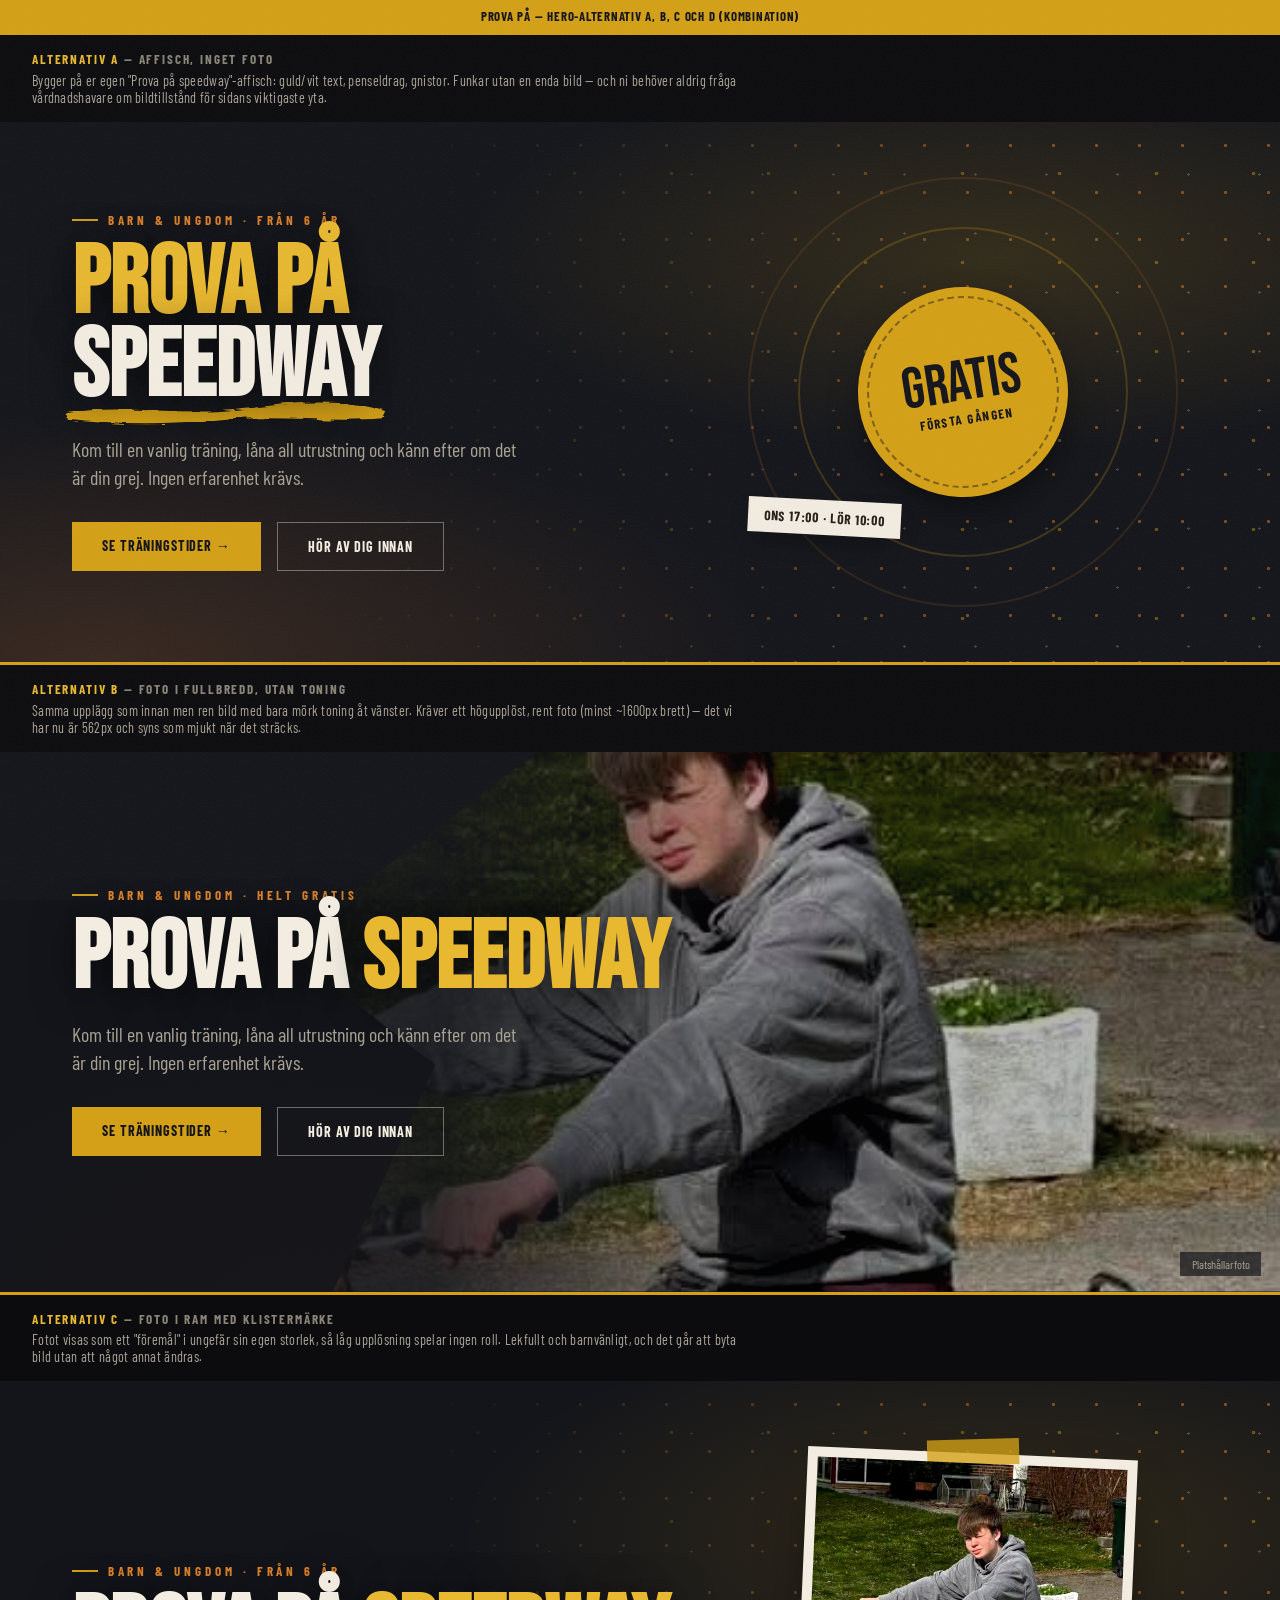
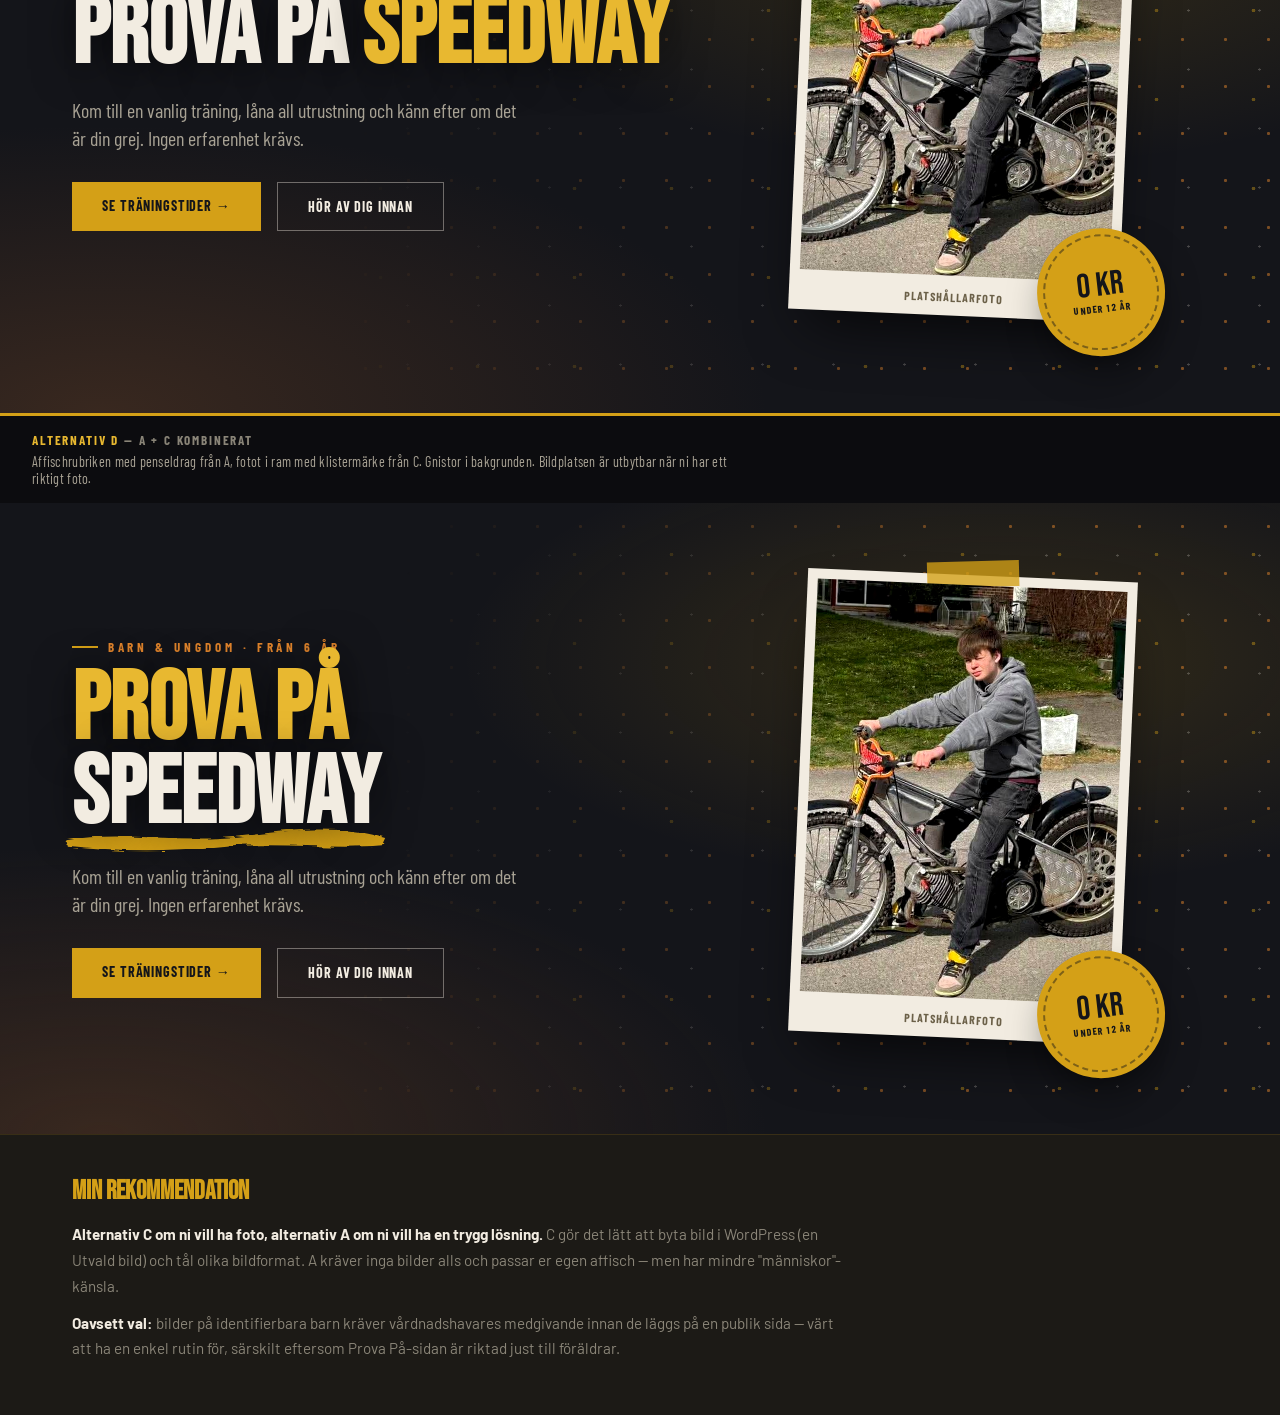
<file: design/concepts/provapa-hero-alternativ.html>
<!DOCTYPE html>
<html lang="sv">
<head>
<meta charset="UTF-8">
<meta name="viewport" content="width=device-width, initial-scale=1">
<title>Prova På — hero-alternativ</title>
<style>
@import url('https://fonts.googleapis.com/css2?family=Bebas+Neue&family=Barlow+Condensed:wght@400;600;700&family=Barlow:wght@400;500&display=swap');

:root {
  --black: #14151a; --black-warm: #1c1a16; --dust: #3a2f22; --rust: #6b4226;
  --orange: #e0842c; --gold: #d4a017; --gold-bright: #e8b830;
  --cream: #f2ece1; --ink: #241f18; --grey: #8a8578;
  --display: 'Bebas Neue', sans-serif; --condensed: 'Barlow Condensed', sans-serif; --body: 'Barlow', sans-serif;
}
* { margin: 0; padding: 0; box-sizing: border-box; }
body { background: var(--black); color: var(--cream); font-family: var(--body); }
body::after { content: ''; position: fixed; inset: 0; pointer-events: none; z-index: 50; opacity: 0.045;
  background-image: url("data:image/svg+xml,%3Csvg xmlns='http://www.w3.org/2000/svg' width='120' height='120'%3E%3Cfilter id='n'%3E%3CfeTurbulence type='fractalNoise' baseFrequency='0.85' numOctaves='3' stitchTiles='stitch'/%3E%3C/filter%3E%3Crect width='100%25' height='100%25' filter='url(%23n)'/%3E%3C/svg%3E"); }
.wrap { max-width: 1200px; margin-inline: auto; padding-inline: 2rem; position: relative; z-index: 2; width: 100%; }
@media (max-width: 480px) { .wrap { padding-inline: 1.25rem; } h1, h2 { overflow-wrap: break-word; hyphens: auto; } }

.preview-flag { background: var(--gold); color: var(--black); text-align: center; font-family: var(--condensed); font-weight: 700; letter-spacing: 0.06em; font-size: 0.8rem; padding: 0.5rem; text-transform: uppercase; }
.opt-label { background: #0c0c0f; color: var(--grey); font-family: var(--condensed); font-weight: 700; font-size: 0.82rem; letter-spacing: 0.14em; text-transform: uppercase; padding: 1rem 2rem; border-top: 3px solid var(--gold); position: relative; z-index: 3; }
.opt-label b { color: var(--gold-bright); }
.opt-label span { display: block; margin-top: 0.3rem; letter-spacing: 0.02em; text-transform: none; font-weight: 400; font-size: 0.88rem; color: #a8a294; max-width: 720px; }

/* ── shared hero ── */
.hero { position: relative; overflow: hidden; min-height: 540px; display: flex; align-items: center;
  background: radial-gradient(ellipse 70% 60% at 78% 25%, rgba(212,160,23,0.16), transparent 60%), radial-gradient(ellipse 80% 70% at 8% 100%, rgba(107,66,38,0.42), transparent 65%), var(--black); }
.hero__inner { display: grid; grid-template-columns: 1.1fr 0.9fr; gap: 3rem; align-items: center; padding-block: 3.5rem; }
@media (max-width: 860px) { .hero__inner { grid-template-columns: 1fr; gap: 2.4rem; } }
.hero__eyebrow { font-family: var(--condensed); font-weight: 700; letter-spacing: 0.3em; text-transform: uppercase; font-size: 0.82rem; color: var(--orange); margin-bottom: 0.9rem; display: flex; align-items: center; gap: 0.6rem; }
.hero__eyebrow::before { content: ''; width: 26px; height: 2px; background: var(--gold); }
.hero__title { font-family: var(--display); font-size: clamp(3.4rem, 8vw, 6rem); line-height: 0.87; text-transform: uppercase; margin-bottom: 1.2rem; color: var(--cream); text-shadow: 0 6px 40px rgba(0,0,0,0.55); }
.hero__title mark { background: none; color: var(--gold-bright); }
.hero__sub { font-family: var(--condensed); font-size: clamp(1.02rem, 1.9vw, 1.25rem); color: #a8a294; max-width: 460px; margin-bottom: 1.9rem; line-height: 1.4; }
.hero__ctas { display: flex; gap: 1rem; flex-wrap: wrap; }
.btn { font-family: var(--condensed); font-weight: 700; letter-spacing: 0.06em; text-transform: uppercase; font-size: 0.88rem; padding: 0.95rem 1.9rem; text-decoration: none; display: inline-block; }
.btn--primary { background: var(--gold); color: var(--black); }
.btn--outline { border: 1px solid rgba(242,236,225,0.4); color: var(--cream); }

/* ── sticker (reused in A and C) ── */
.sticker { width: 210px; height: 210px; border-radius: 50%; background: var(--gold); color: var(--black); display: grid; place-items: center; text-align: center; transform: rotate(-9deg); box-shadow: 0 18px 40px -12px rgba(0,0,0,0.65); position: relative; }
.sticker::before { content: ''; position: absolute; inset: 9px; border-radius: 50%; border: 2px dashed rgba(20,21,26,0.45); }
.sticker__big { font-family: var(--display); font-size: 3.6rem; line-height: 0.9; text-transform: uppercase; }
.sticker__small { font-family: var(--condensed); font-weight: 700; letter-spacing: 0.12em; text-transform: uppercase; font-size: 0.8rem; margin-top: 0.15rem; }
.sticker--sm { width: 128px; height: 128px; }
.sticker--sm .sticker__big { font-size: 2.1rem; }
.sticker--sm .sticker__small { font-size: 0.62rem; }
.sticker--sm::before { inset: 6px; }

/* ── A: poster, no photo ── */
.speckle { position: absolute; inset: 0; pointer-events: none;
  background-image: radial-gradient(rgba(224,132,44,0.5) 1.2px, transparent 1.8px), radial-gradient(rgba(242,236,225,0.24) 1px, transparent 1.6px), radial-gradient(rgba(212,160,23,0.42) 1.5px, transparent 2.2px);
  background-size: 43px 47px, 71px 59px, 97px 89px; background-position: 0 0, 17px 23px, 41px 7px;
  -webkit-mask-image: linear-gradient(100deg, transparent 30%, #000 75%); mask-image: linear-gradient(100deg, transparent 30%, #000 75%); }
.a-title-line { display: block; position: relative; width: fit-content; }
.hero--a .hero__sub { margin-top: 1.6rem; }
.a-stroke { position: absolute; left: -3%; bottom: -0.16em; width: 106%; height: 0.3em; z-index: -1; overflow: visible; }
.a-visual { position: relative; display: grid; place-items: center; min-height: 340px; }
.a-pill { position: absolute; bottom: 8%; left: 6%; transform: rotate(3deg); background: var(--cream); color: var(--ink); font-family: var(--condensed); font-weight: 700; letter-spacing: 0.06em; text-transform: uppercase; font-size: 0.85rem; padding: 0.55rem 1rem; box-shadow: 0 10px 24px -10px rgba(0,0,0,0.6); }
.a-ring { position: absolute; width: 330px; height: 330px; border-radius: 50%; border: 2px solid rgba(212,160,23,0.22); }
.a-ring--2 { width: 430px; height: 430px; border-color: rgba(224,132,44,0.12); }

@media (max-width: 860px) { .a-visual { min-height: 270px; } .a-ring { width: 250px; height: 250px; } .a-ring--2 { width: 330px; height: 330px; } .hero--a .sticker { width: 170px; height: 170px; } .hero--a .sticker__big { font-size: 2.9rem; } }

/* ── B: full-bleed photo, no tint ── */
.b-img { position: absolute; inset: 0; clip-path: polygon(42% 0, 100% 0, 100% 100%, 26% 100%, 34% 58%, 22% 36%); }
.b-img img { width: 100%; height: 100%; object-fit: cover; object-position: 50% 22%; filter: brightness(0.8) contrast(1.1); }
.b-scrim { position: absolute; inset: 0; background: linear-gradient(90deg, rgba(20,21,26,0.97) 0%, rgba(20,21,26,0.85) 34%, rgba(20,21,26,0.1) 60%, rgba(20,21,26,0.2) 100%); }
.b-note { position: absolute; right: 1.2rem; bottom: 1rem; z-index: 3; font-family: var(--condensed); font-size: 0.75rem; color: #a8a294; background: rgba(20,21,26,0.7); padding: 0.3rem 0.7rem; }
@media (max-width: 860px) { .b-img { clip-path: none; opacity: 0.25; } .hero--b .hero__inner { grid-template-columns: 1fr; } }

/* ── C: framed photo + sticker ── */
.c-visual { position: relative; display: grid; place-items: center; padding: 1rem 1rem 2.5rem; }
.polaroid { position: relative; width: min(330px, 78%); background: var(--cream); padding: 10px 10px 40px; transform: rotate(2.5deg); box-shadow: 0 30px 60px -20px rgba(0,0,0,0.75); }
.polaroid img { display: block; width: 100%; aspect-ratio: 3/4; object-fit: cover; filter: contrast(1.05) saturate(1.05); }
.polaroid__cap { position: absolute; left: 0; right: 0; bottom: 12px; text-align: center; font-family: var(--condensed); font-weight: 700; font-size: 0.74rem; letter-spacing: 0.08em; text-transform: uppercase; color: #6b6048; }
.tape { position: absolute; top: -14px; left: 50%; width: 92px; height: 26px; margin-left: -46px; background: rgba(212,160,23,0.78); transform: rotate(-4deg); }
.polaroid .sticker { position: absolute; right: -46px; bottom: -34px; z-index: 2; }
@media (max-width: 480px) { .polaroid .sticker { right: -14px; } }

.note { background: var(--black-warm); padding-block: 2.6rem; border-top: 1px solid rgba(212,160,23,0.15); }
.note h2 { font-family: var(--display); font-size: 1.6rem; color: var(--gold); margin-bottom: 0.9rem; }
.note p { font-size: 0.95rem; line-height: 1.7; color: var(--grey); max-width: 780px; margin-bottom: 0.7rem; }
.note strong { color: var(--cream); }
</style>
</head>
<body>

<div class="preview-flag">Prova På — hero-alternativ A, B, C och D (kombination)</div>

<!-- ══════════ A ══════════ -->
<div class="opt-label"><b>Alternativ A</b> — Affisch, inget foto
  <span>Bygger på er egen "Prova på speedway"-affisch: guld/vit text, penseldrag, gnistor. Funkar utan en enda bild — och ni behöver aldrig fråga vårdnadshavare om bildtillstånd för sidans viktigaste yta.</span></div>
<section class="hero hero--a">
  <div class="speckle"></div>
  <div class="wrap hero__inner">
    <div>
      <div class="hero__eyebrow">Barn & ungdom · från 6 år</div>
      <h1 class="hero__title">
        <span class="a-title-line"><mark>Prova på</mark></span>
        <span class="a-title-line">speedway
          <svg class="a-stroke" viewBox="0 0 400 40" preserveAspectRatio="none" aria-hidden="true">
            <defs><filter id="rough" x="-5%" y="-40%" width="110%" height="180%"><feTurbulence type="fractalNoise" baseFrequency="0.035 0.25" numOctaves="2" seed="4" result="n"/><feDisplacementMap in="SourceGraphic" in2="n" scale="9"/></filter></defs>
            <path filter="url(#rough)" d="M4 24 C70 10 150 30 230 17 S360 8 396 21 L392 31 C330 37 262 26 192 34 S62 40 6 33 Z" fill="#d4a017"/>
          </svg>
        </span>
      </h1>
      <p class="hero__sub">Kom till en vanlig träning, låna all utrustning och känn efter om det är din grej. Ingen erfarenhet krävs.</p>
      <div class="hero__ctas"><a href="#" class="btn btn--primary">Se träningstider →</a><a href="#" class="btn btn--outline">Hör av dig innan</a></div>
    </div>
    <div class="a-visual">
      <div class="a-ring a-ring--2"></div><div class="a-ring"></div>
      <div class="sticker"><div><div class="sticker__big">Gratis</div><div class="sticker__small">första gången</div></div></div>
      <div class="a-pill">Ons 17:00 · Lör 10:00</div>
    </div>
  </div>
</section>

<!-- ══════════ B ══════════ -->
<div class="opt-label"><b>Alternativ B</b> — Foto i fullbredd, utan toning
  <span>Samma upplägg som innan men ren bild med bara mörk toning åt vänster. Kräver ett högupplöst, rent foto (minst ~1600px brett) — det vi har nu är 562px och syns som mjukt när det sträcks.</span></div>
<section class="hero hero--b">
  <div class="b-img"><img src="images/provapa-kid-photo.jpg" alt=""></div>
  <div class="b-scrim"></div>
  <div class="b-note">Platshållarfoto</div>
  <div class="wrap hero__inner">
    <div>
      <div class="hero__eyebrow">Barn & ungdom · helt gratis</div>
      <h1 class="hero__title">Prova på <mark>speedway</mark></h1>
      <p class="hero__sub">Kom till en vanlig träning, låna all utrustning och känn efter om det är din grej. Ingen erfarenhet krävs.</p>
      <div class="hero__ctas"><a href="#" class="btn btn--primary">Se träningstider →</a><a href="#" class="btn btn--outline">Hör av dig innan</a></div>
    </div>
    <div></div>
  </div>
</section>

<!-- ══════════ C ══════════ -->
<div class="opt-label"><b>Alternativ C</b> — Foto i ram med klistermärke
  <span>Fotot visas som ett "föremål" i ungefär sin egen storlek, så låg upplösning spelar ingen roll. Lekfullt och barnvänligt, och det går att byta bild utan att något annat ändras.</span></div>
<section class="hero hero--c">
  <div class="speckle"></div>
  <div class="wrap hero__inner">
    <div>
      <div class="hero__eyebrow">Barn & ungdom · från 6 år</div>
      <h1 class="hero__title">Prova på <mark>speedway</mark></h1>
      <p class="hero__sub">Kom till en vanlig träning, låna all utrustning och känn efter om det är din grej. Ingen erfarenhet krävs.</p>
      <div class="hero__ctas"><a href="#" class="btn btn--primary">Se träningstider →</a><a href="#" class="btn btn--outline">Hör av dig innan</a></div>
    </div>
    <div class="c-visual">
      <div class="polaroid">
        <span class="tape"></span>
        <img src="images/provapa-kid-photo.jpg" alt="">
        <div class="polaroid__cap">Platshållarfoto</div>
        <div class="sticker sticker--sm"><div><div class="sticker__big">0 kr</div><div class="sticker__small">under 12 år</div></div></div>
      </div>
    </div>
  </div>
</section>

<!-- ══════════ D ══════════ -->
<div class="opt-label"><b>Alternativ D</b> — A + C kombinerat
  <span>Affischrubriken med penseldrag från A, fotot i ram med klistermärke från C. Gnistor i bakgrunden. Bildplatsen är utbytbar när ni har ett riktigt foto.</span></div>
<section class="hero hero--d">
  <div class="speckle"></div>
  <div class="wrap hero__inner">
    <div>
      <div class="hero__eyebrow">Barn & ungdom · från 6 år</div>
      <h1 class="hero__title">
        <span class="a-title-line"><mark>Prova på</mark></span>
        <span class="a-title-line">speedway
          <svg class="a-stroke" viewBox="0 0 400 40" preserveAspectRatio="none" aria-hidden="true">
            <path filter="url(#rough)" d="M4 24 C70 10 150 30 230 17 S360 8 396 21 L392 31 C330 37 262 26 192 34 S62 40 6 33 Z" fill="#d4a017"/>
          </svg>
        </span>
      </h1>
      <p class="hero__sub" style="margin-top:1.6rem">Kom till en vanlig träning, låna all utrustning och känn efter om det är din grej. Ingen erfarenhet krävs.</p>
      <div class="hero__ctas"><a href="#" class="btn btn--primary">Se träningstider →</a><a href="#" class="btn btn--outline">Hör av dig innan</a></div>
    </div>
    <div class="c-visual">
      <div class="polaroid">
        <span class="tape"></span>
        <img src="images/provapa-kid-photo.jpg" alt="">
        <div class="polaroid__cap">Platshållarfoto</div>
        <div class="sticker sticker--sm"><div><div class="sticker__big">0 kr</div><div class="sticker__small">under 12 år</div></div></div>
      </div>
    </div>
  </div>
</section>

<section class="note">
  <div class="wrap">
    <h2>Min rekommendation</h2>
    <p><strong>Alternativ C om ni vill ha foto, alternativ A om ni vill ha en trygg lösning.</strong> C gör det lätt att byta bild i WordPress (en Utvald bild) och tål olika bildformat. A kräver inga bilder alls och passar er egen affisch — men har mindre "människor"-känsla.</p>
    <p><strong>Oavsett val:</strong> bilder på identifierbara barn kräver vårdnadshavares medgivande innan de läggs på en publik sida — värt att ha en enkel rutin för, särskilt eftersom Prova På-sidan är riktad just till föräldrar.</p>
  </div>
</section>

</body>
</html>
</file>
